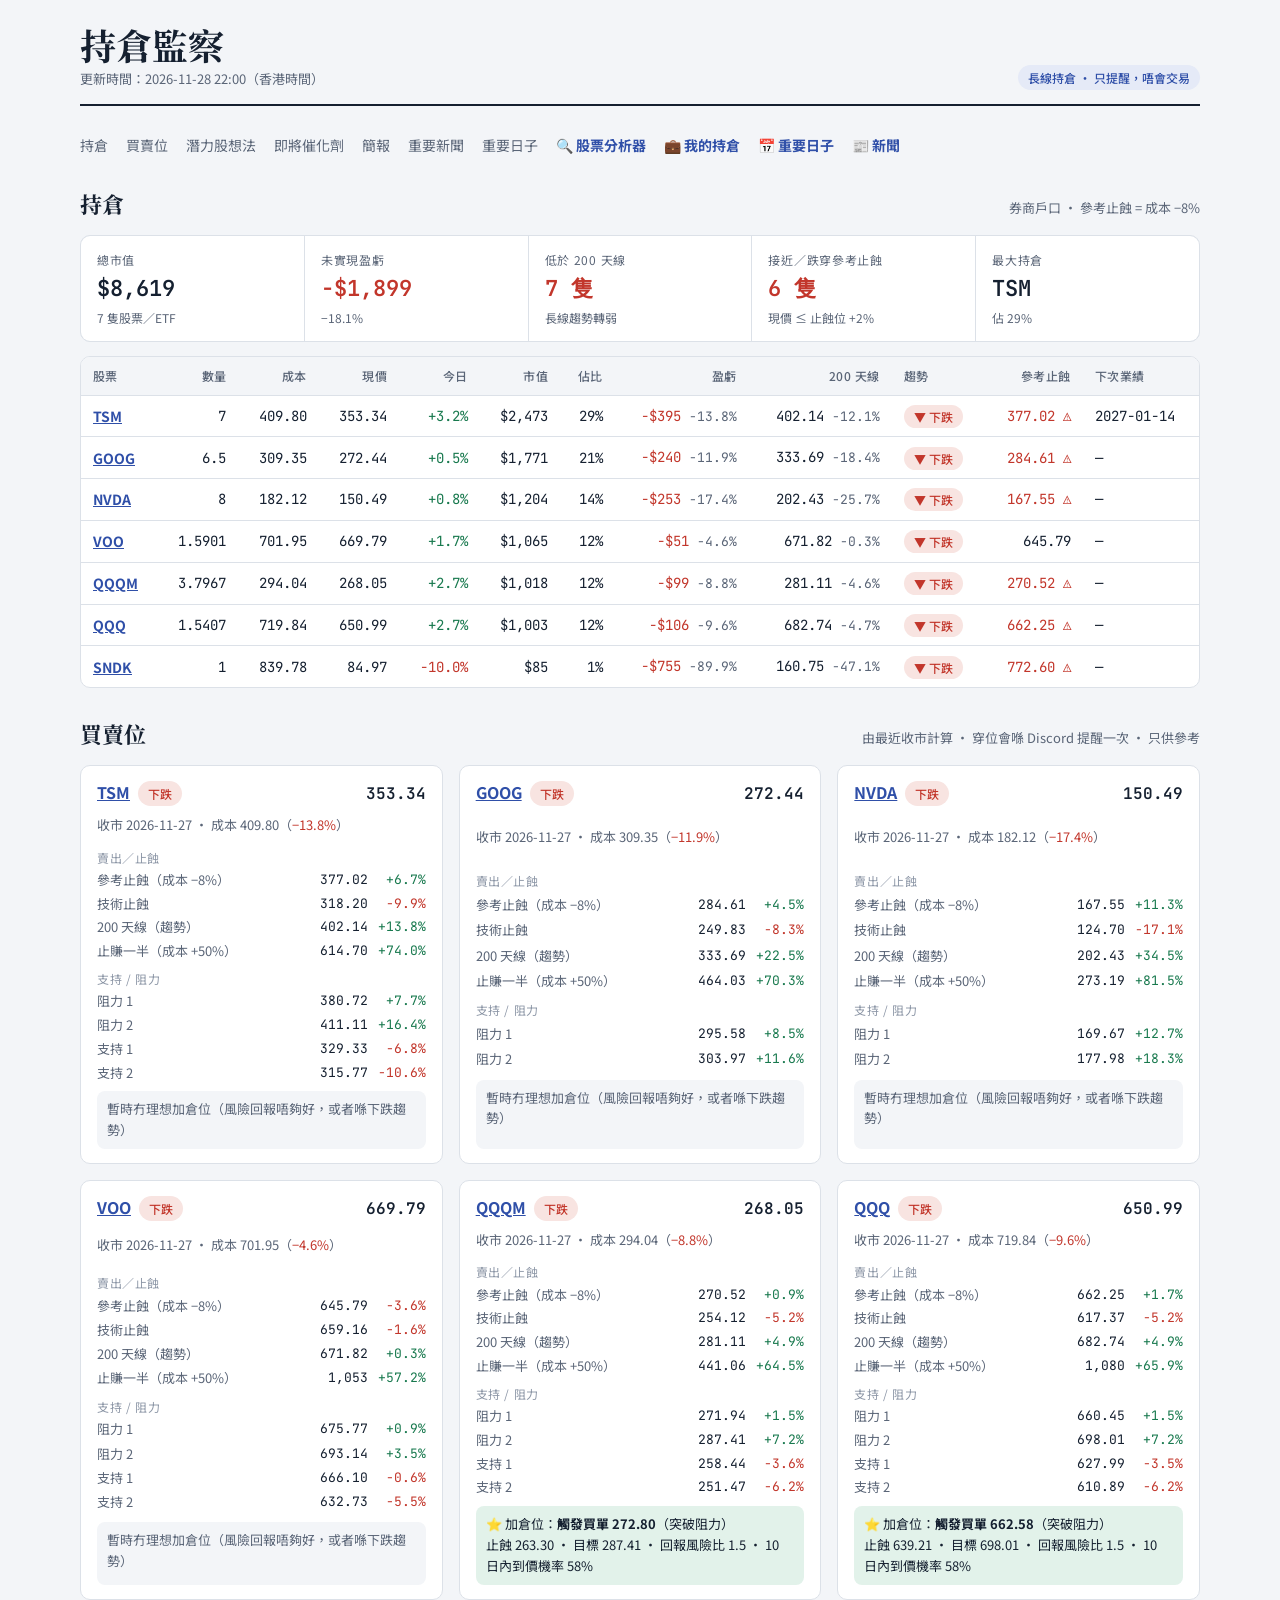
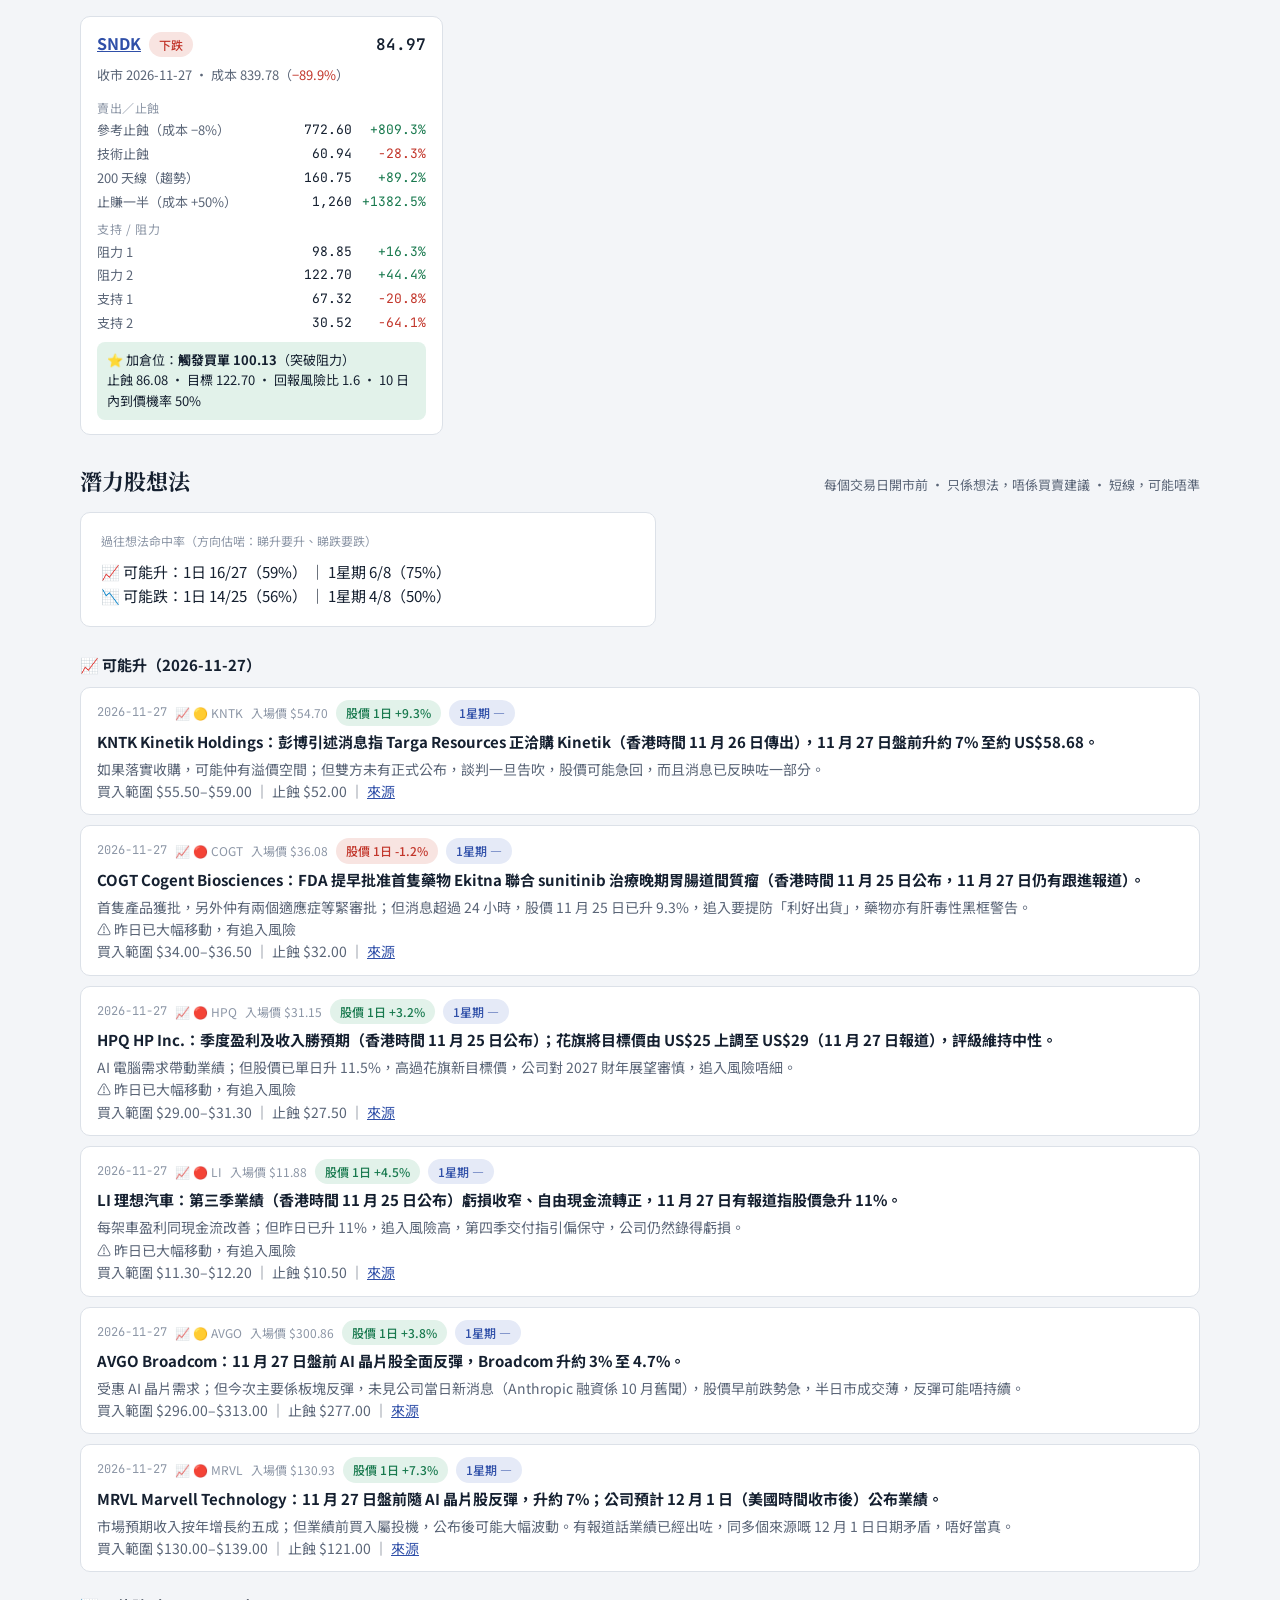
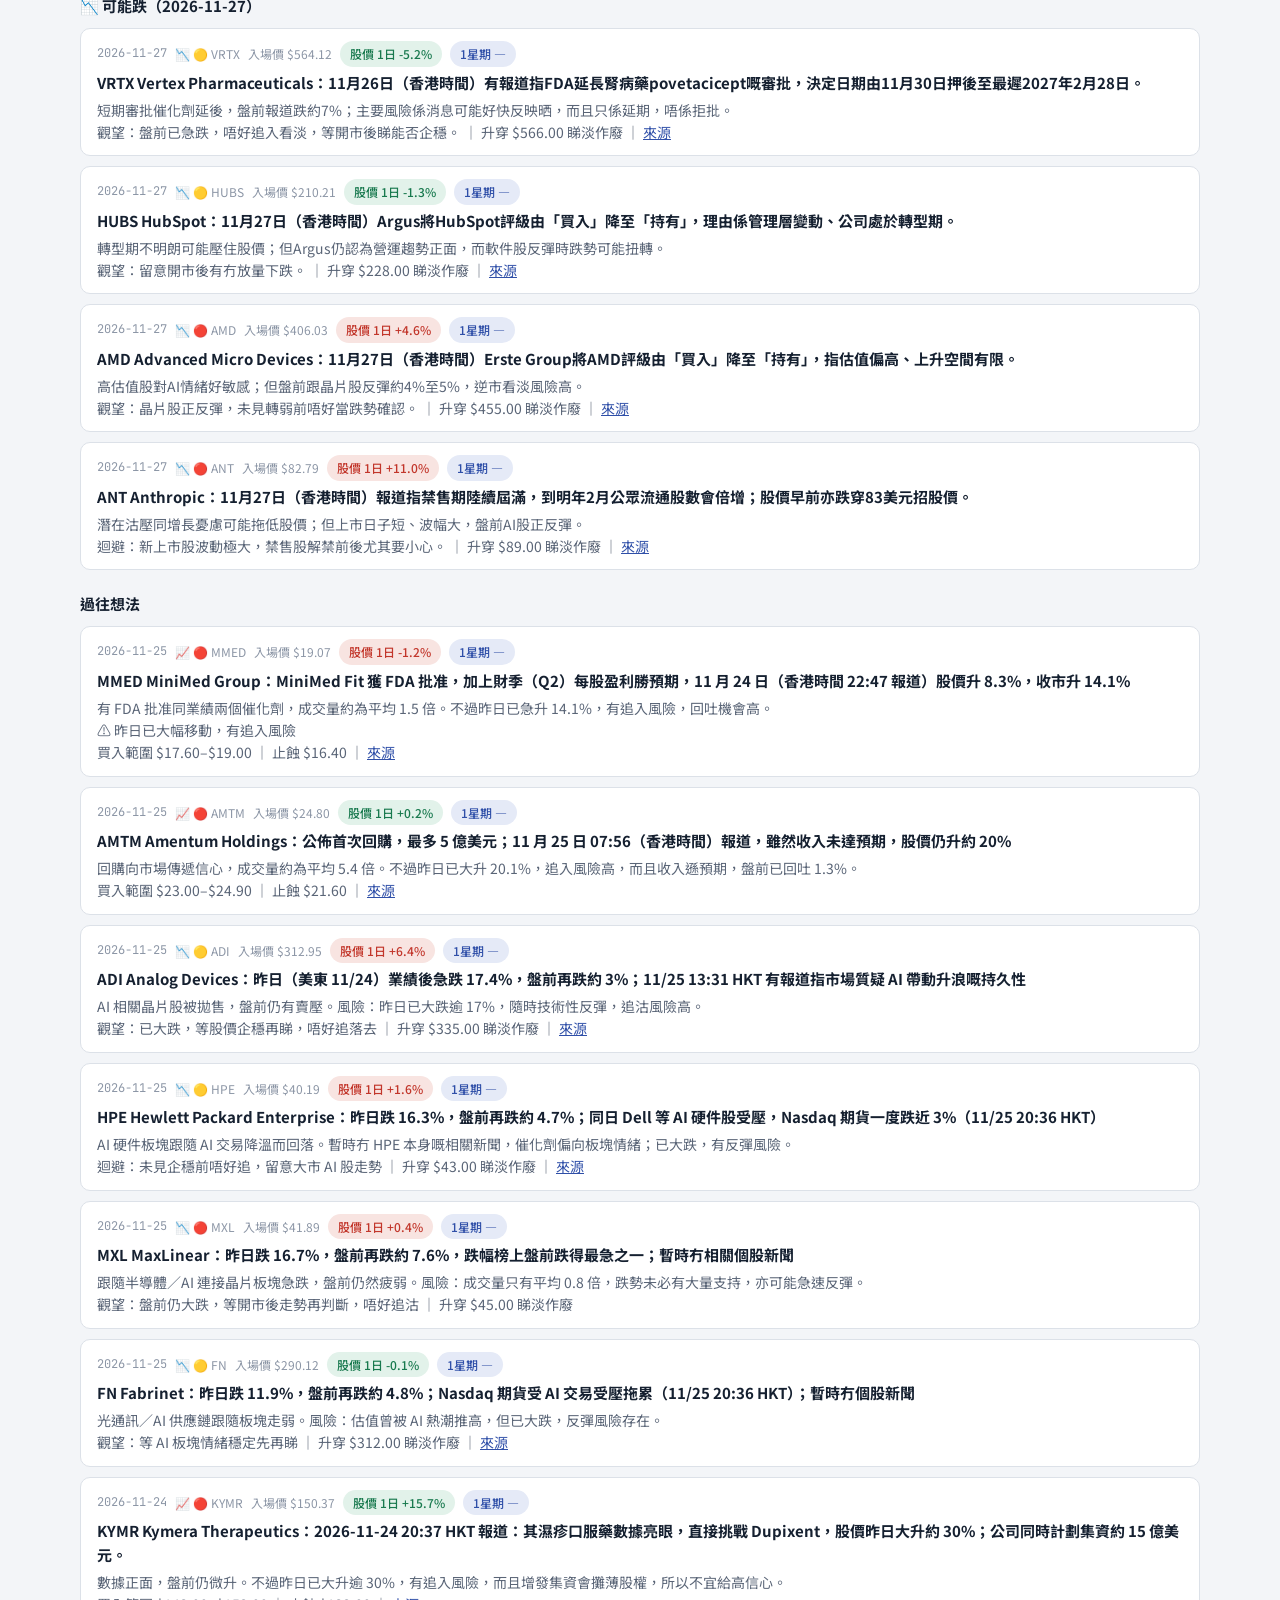
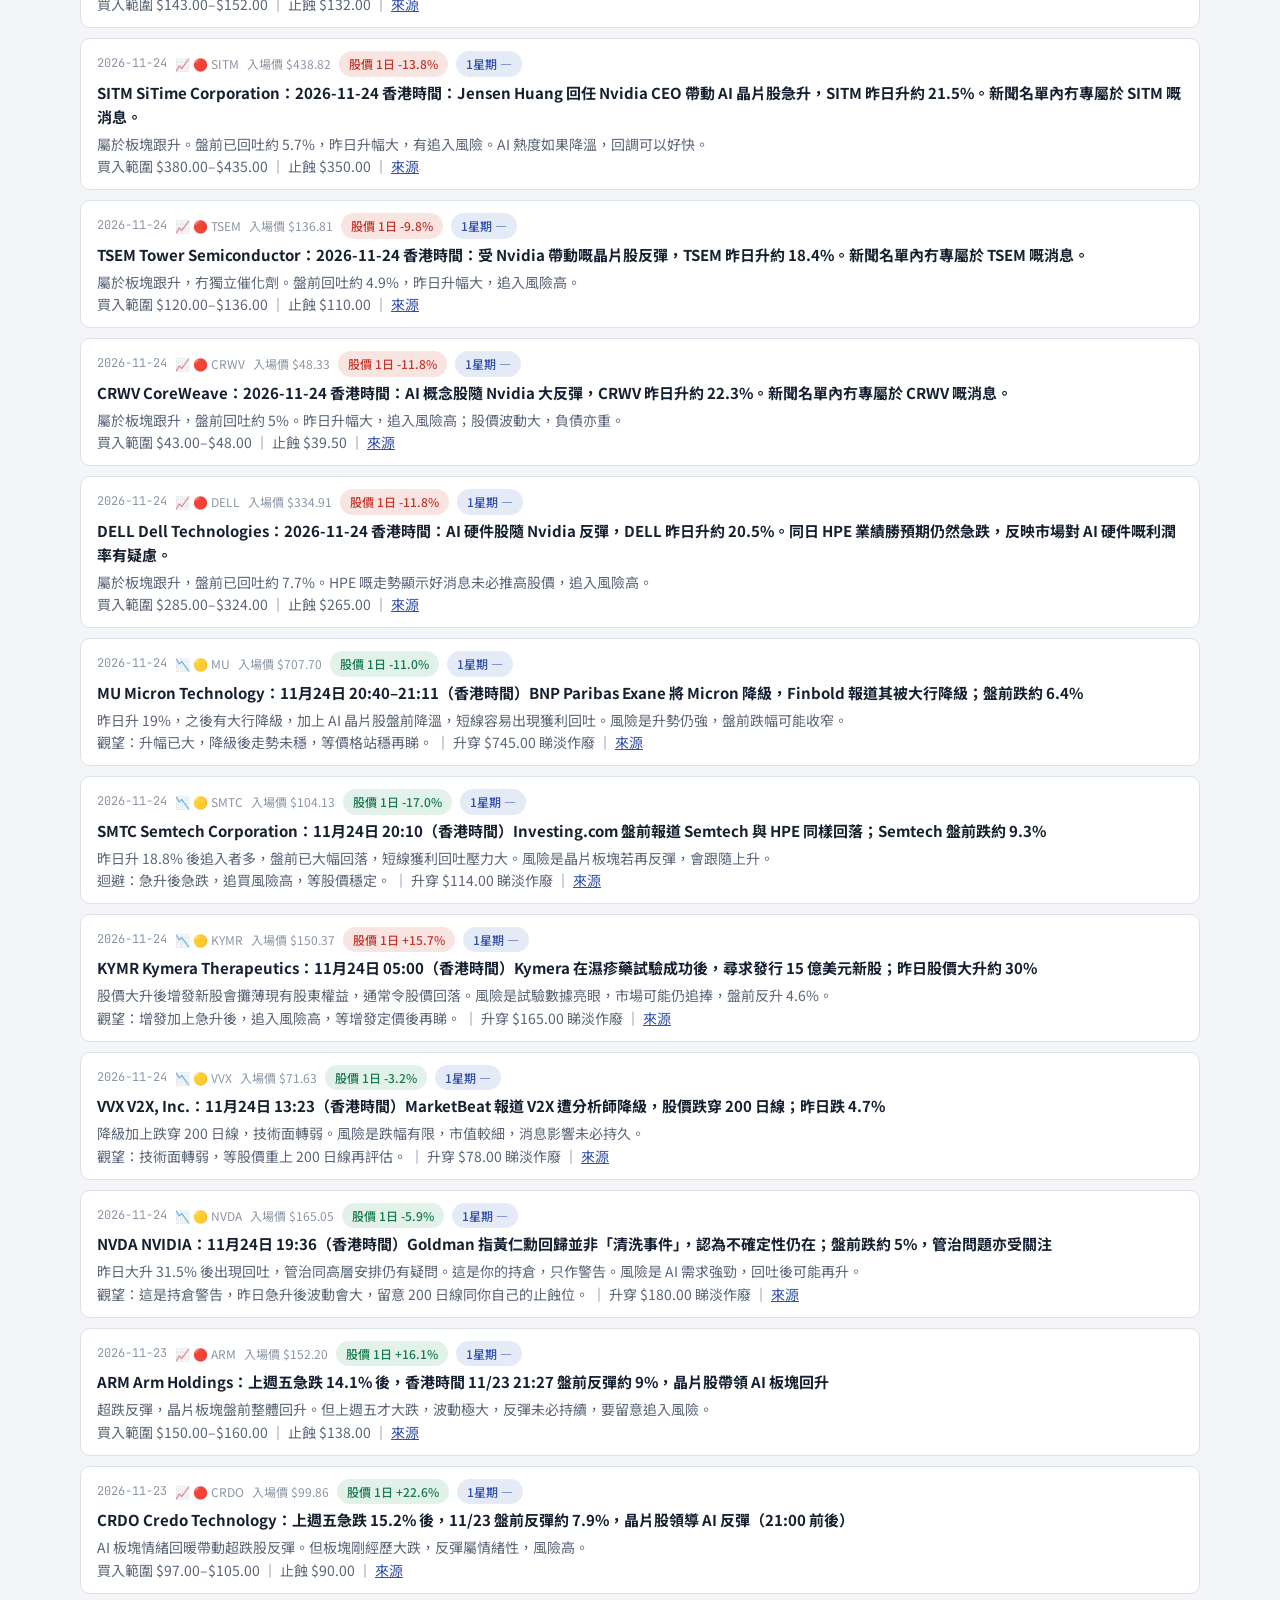
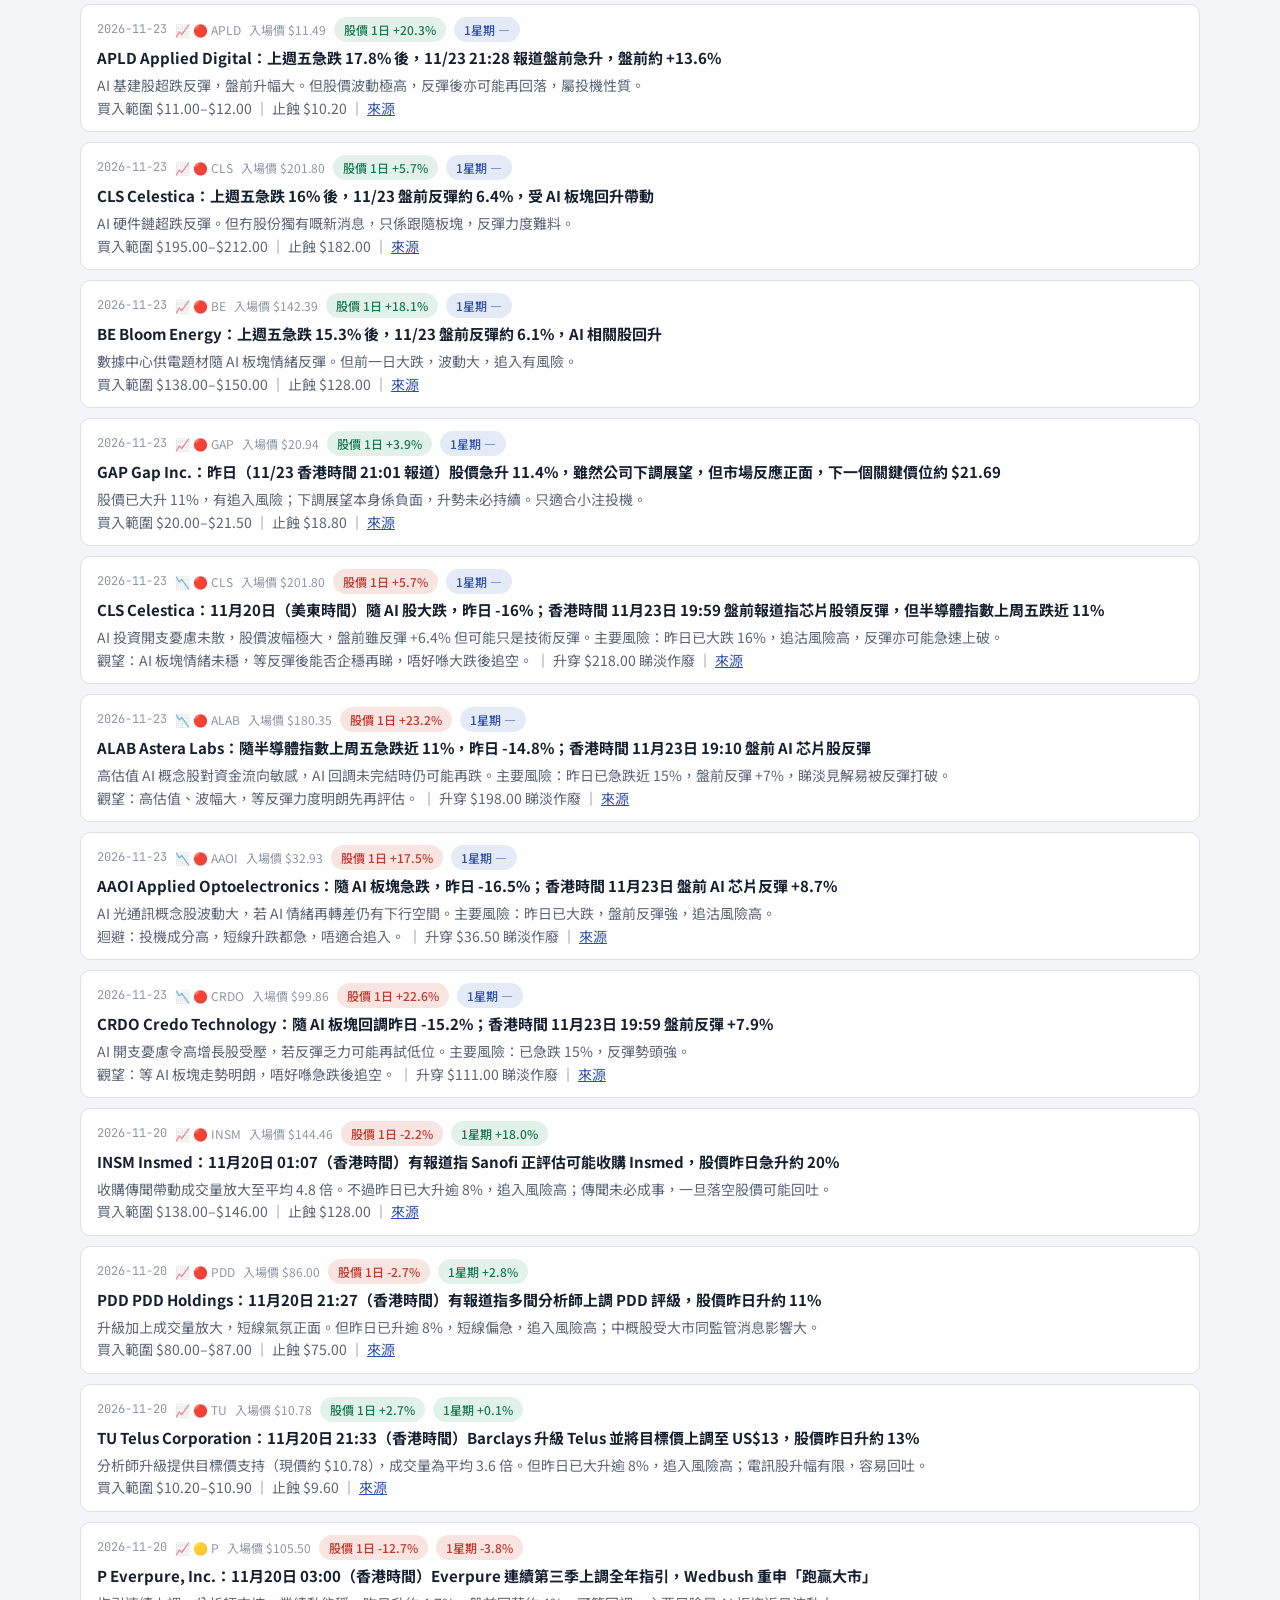
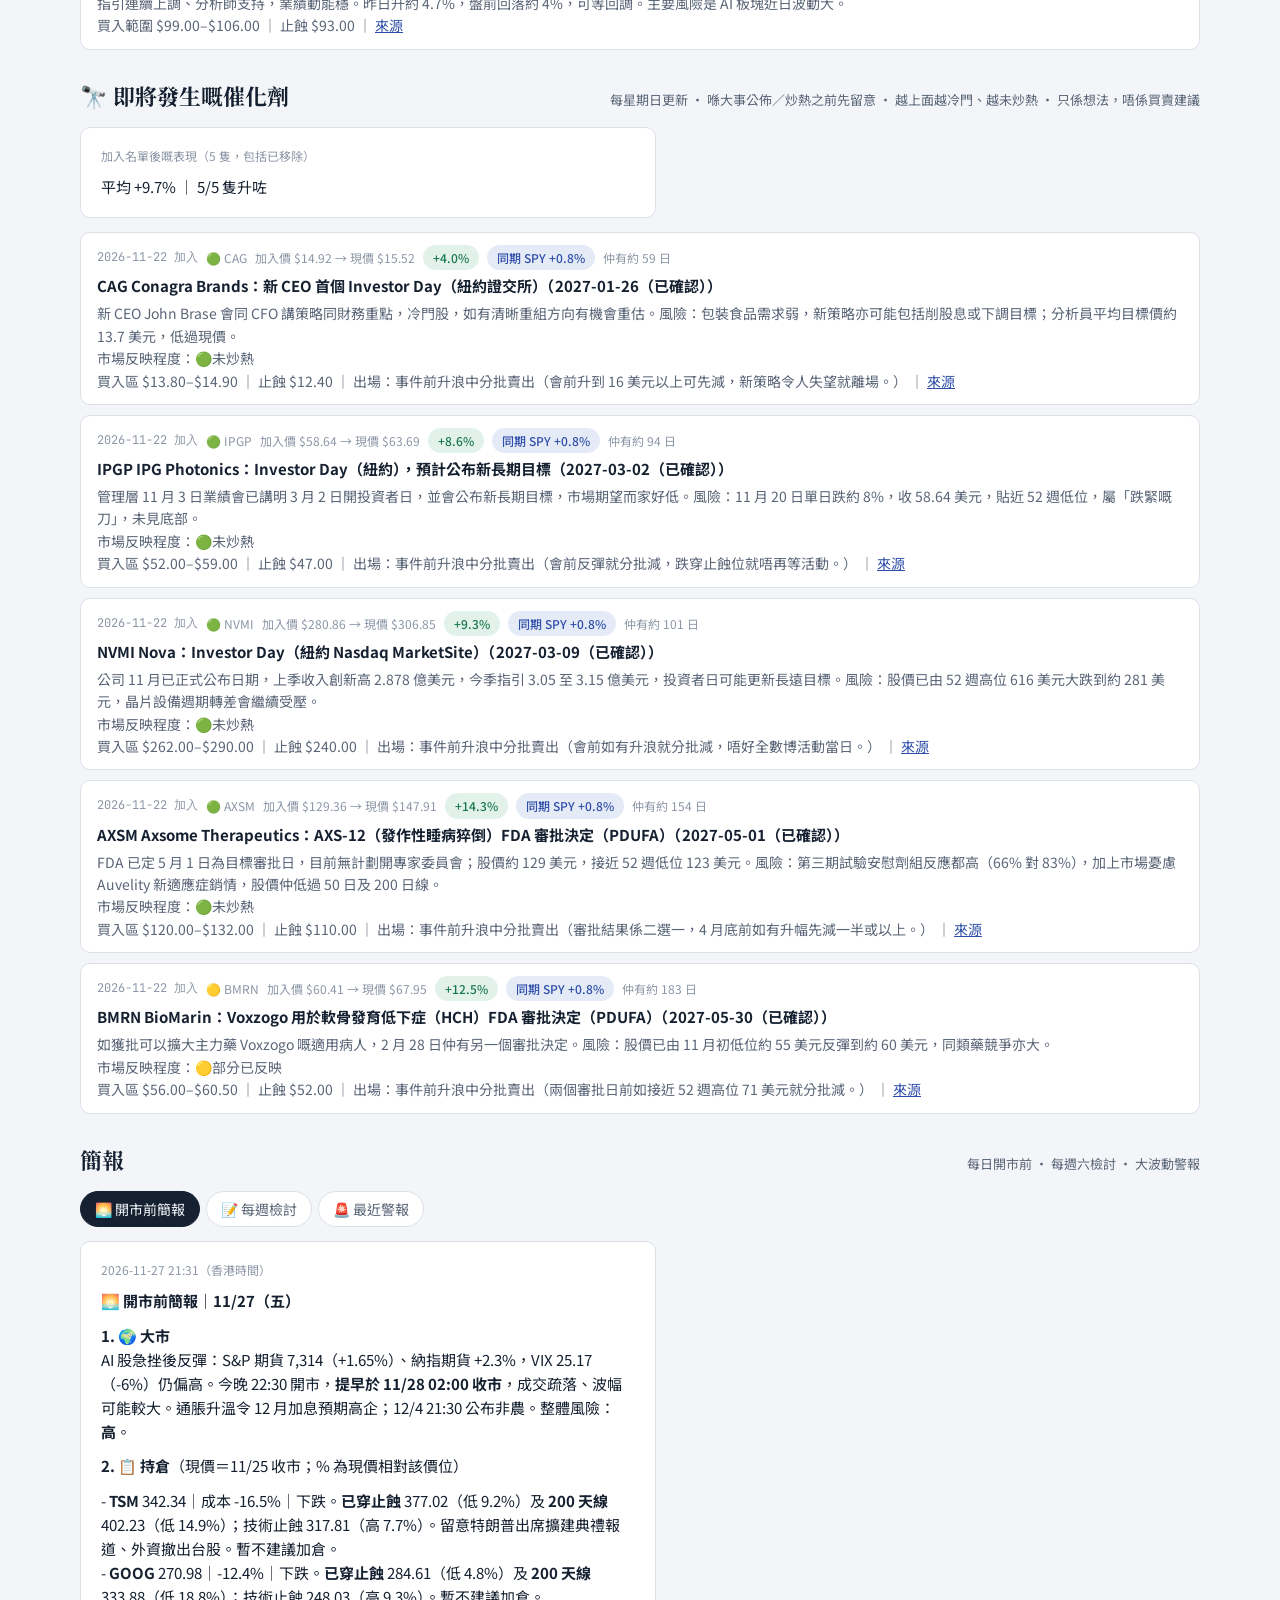
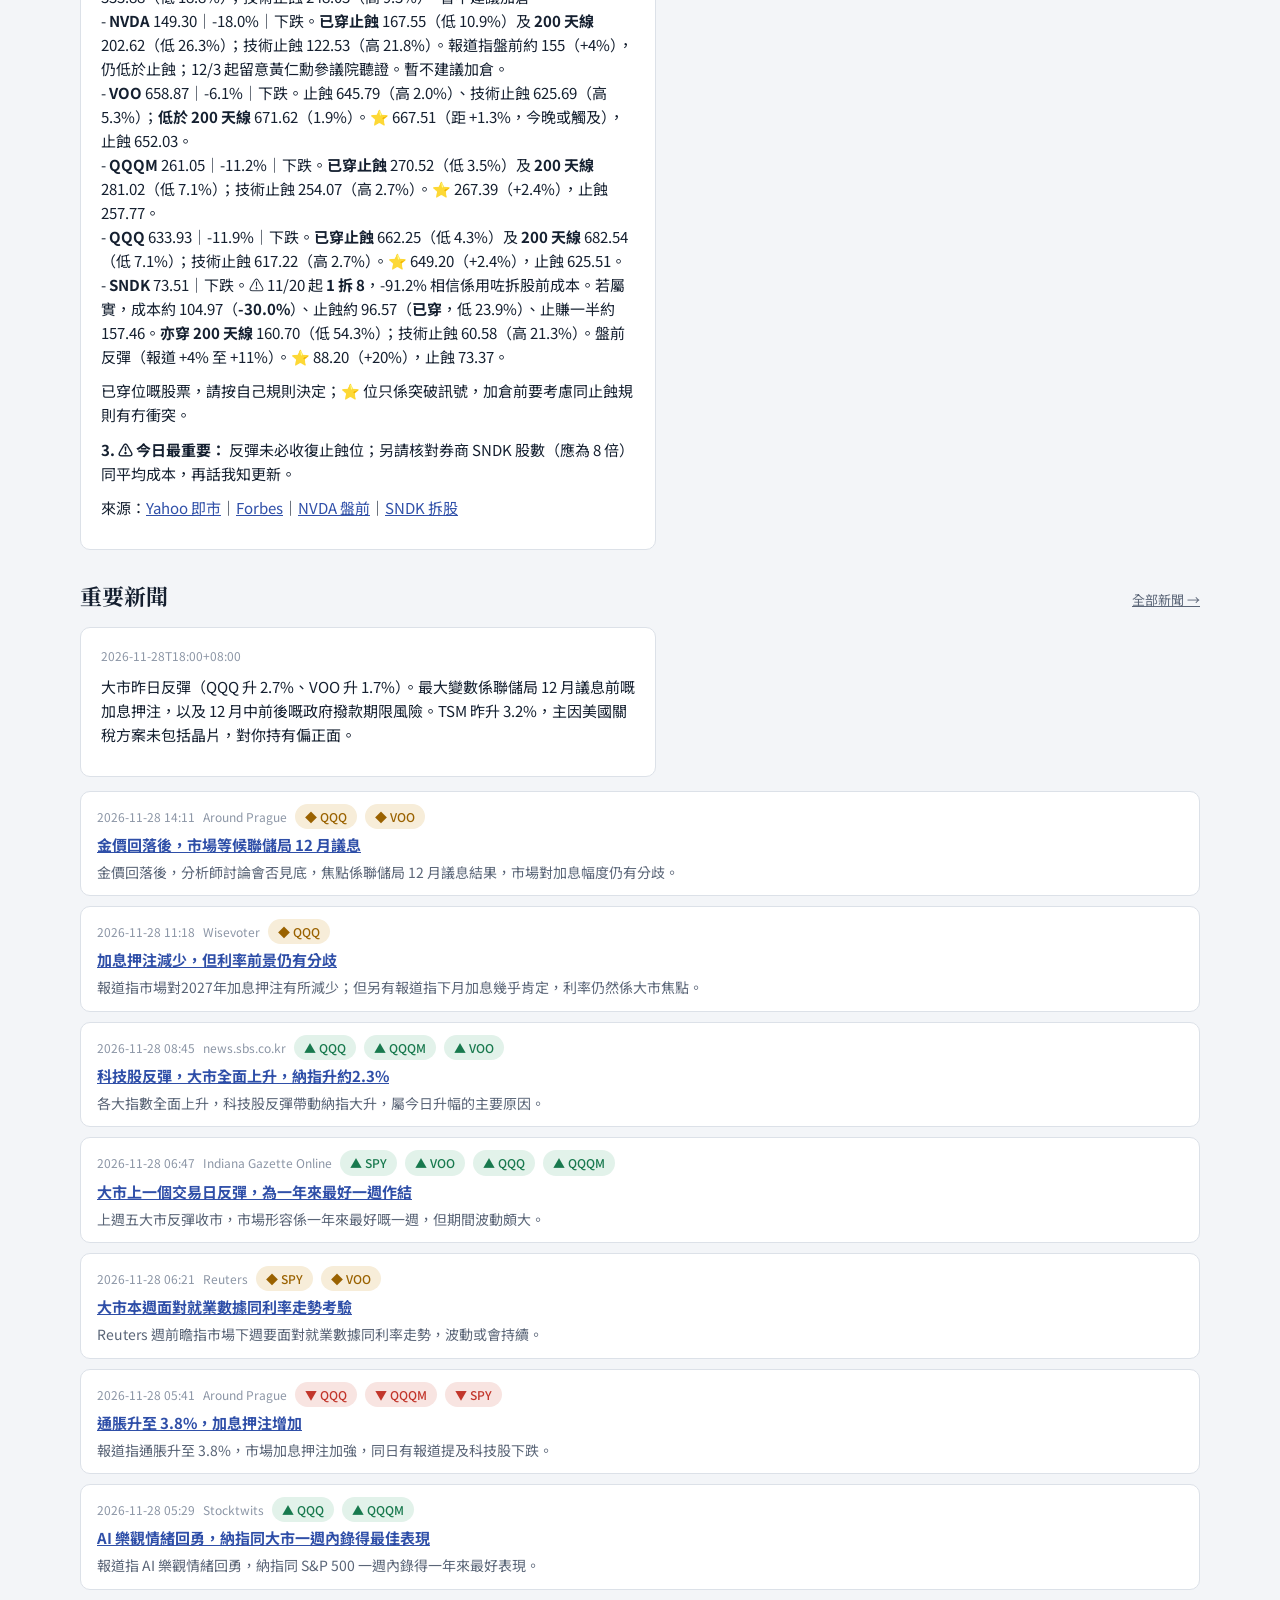
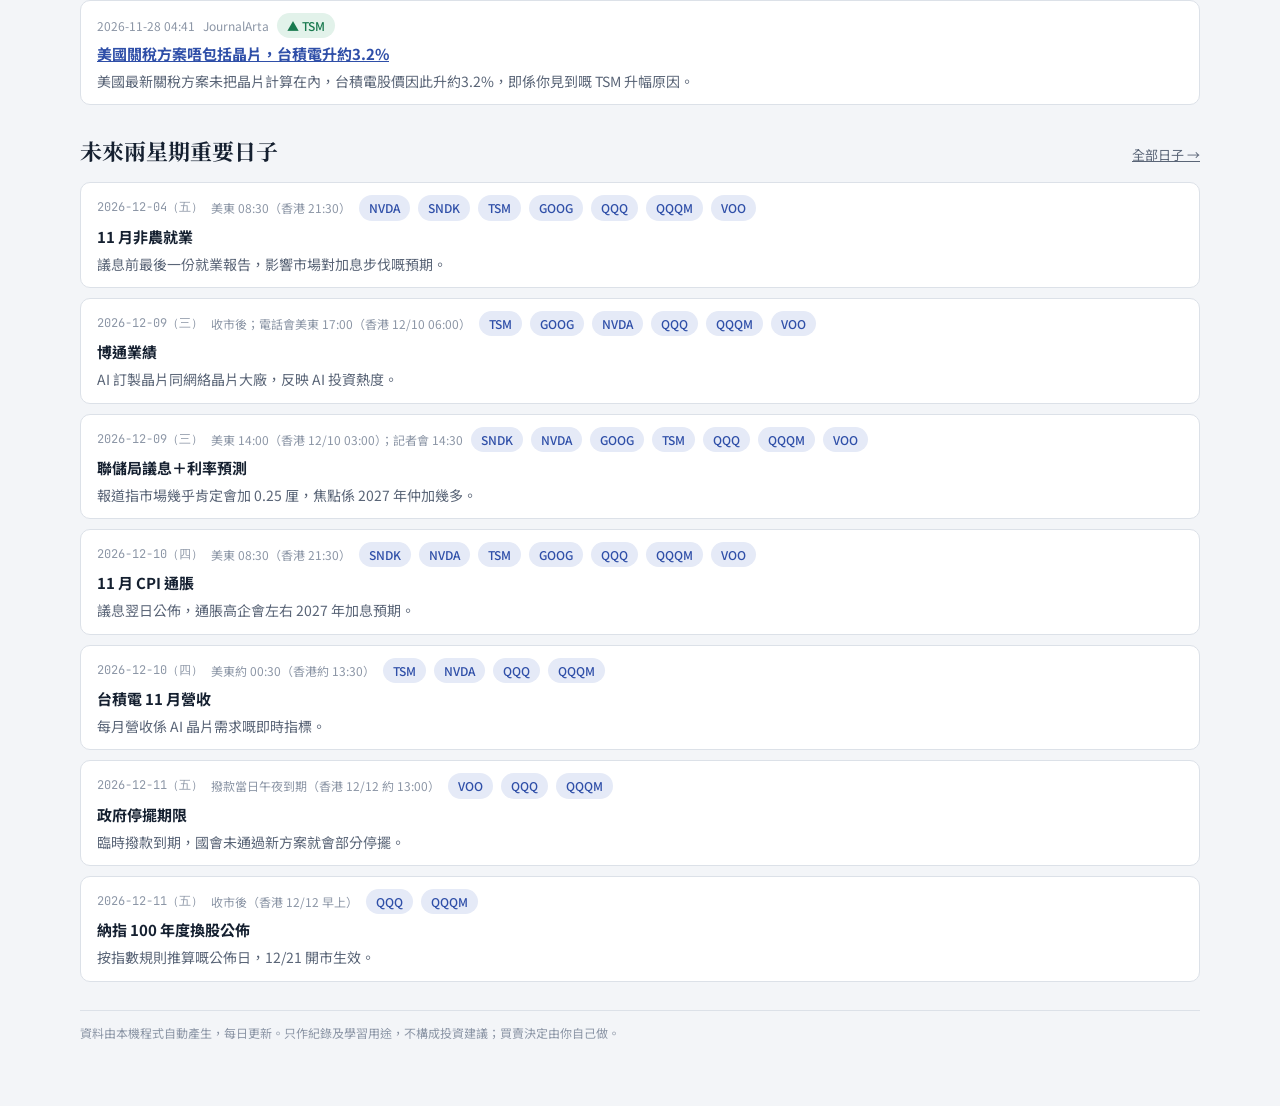
<file: index.html>
<!doctype html>
<html lang="zh-Hant">
<head>
<meta charset="utf-8">
<meta name="viewport" content="width=device-width, initial-scale=1, viewport-fit=cover">
<style>:root{padding-top:env(safe-area-inset-top,0px);padding-bottom:env(safe-area-inset-bottom,0px)}body{margin:0}img{max-width:100%}[hidden]{display:none!important}</style>
</head>
<body>
<title>持倉監察</title>
<meta name="claude:viewport-fit-sides" content="cover">
<link rel="preconnect" href="https://fonts.googleapis.com">
<link rel="preconnect" href="https://fonts.gstatic.com" crossorigin>
<link rel="stylesheet" href="https://fonts.googleapis.com/css2?family=Noto+Serif+TC:wght@600;700&family=Noto+Sans+TC:wght@400;500;700&family=JetBrains+Mono:wght@400;600&display=swap">
<style>
/* Layout: a long-term holdings watch. Summary strip + holdings table, buy/sell points per holding,
   briefings, important news, key dates. One column on phones, multi-column cards on desktop. */
:root {
  --bg: #F3F5F8;
  --surface: #FFFFFF;
  --ink: #152030;
  --muted: #5A6577;
  --faint: #8C96A6;
  --line: #DCE1E8;
  --accent: #2F4FA8;
  --accent-soft: #E5EAF7;
  --gain: #18794E;
  --gain-soft: #E2F2EA;
  --loss: #C2362B;
  --loss-soft: #F8E4E1;
  --warn: #9A6200;
  --warn-soft: #F7EDD9;
  --font-display: "Noto Serif TC", "Songti TC", "PMingLiU", serif;
  --font-body: "Noto Sans TC", "PingFang TC", "Microsoft JhengHei", system-ui, sans-serif;
  --font-num: "JetBrains Mono", ui-monospace, "SF Mono", Menlo, monospace;
}
@media (prefers-color-scheme: dark) { :root:not([data-theme="light"]) {
  --bg: #0D131B; --surface: #141C27; --ink: #E4EAF2; --muted: #9AA6B8; --faint: #6D798B; --line: #243041;
  --accent: #6E87E0; --accent-soft: #1C2742; --gain: #2A9D63; --gain-soft: #12291F; --loss: #E0533F; --loss-soft: #301916;
  --warn: #D9A03A; --warn-soft: #2C2312; color-scheme: dark; } }
:root[data-theme="dark"] {
  --bg: #0D131B; --surface: #141C27; --ink: #E4EAF2; --muted: #9AA6B8; --faint: #6D798B; --line: #243041;
  --accent: #6E87E0; --accent-soft: #1C2742; --gain: #2A9D63; --gain-soft: #12291F; --loss: #E0533F; --loss-soft: #301916;
  --warn: #D9A03A; --warn-soft: #2C2312; color-scheme: dark; }

* { box-sizing: border-box; }
body { background: var(--bg); color: var(--ink); font-family: var(--font-body); font-size: 15px; line-height: 1.6;
  padding-left: max(16px, env(safe-area-inset-left, 0px)); padding-right: max(16px, env(safe-area-inset-right, 0px));
  padding-block: 24px 64px; }
.wrap { max-width: 1120px; margin: 0 auto; display: grid; gap: 28px; }
.num { font-family: var(--font-num); font-variant-numeric: tabular-nums; }
.gain { color: var(--gain); } .loss { color: var(--loss); }
a { color: var(--accent); }
a:focus-visible, button:focus-visible { outline: 2px solid var(--accent); outline-offset: 2px; border-radius: 4px; }

header.top { display: flex; flex-wrap: wrap; align-items: flex-end; justify-content: space-between; gap: 12px 24px;
  border-bottom: 2px solid var(--ink); padding-bottom: 14px; }
header.top h1 { font-family: var(--font-display); font-size: clamp(26px, 5vw, 36px); line-height: 1.15; margin: 0; text-wrap: balance; }
header.top .sub { color: var(--muted); font-size: 13px; margin-top: 4px; }
.chips { display: flex; flex-wrap: wrap; gap: 8px; }
.chip { font-size: 12px; padding: 3px 10px; border-radius: 999px; background: var(--accent-soft); color: var(--accent); font-weight: 500; white-space: nowrap; }
.chip.gain { background: var(--gain-soft); color: var(--gain); }
.chip.loss { background: var(--loss-soft); color: var(--loss); }
.chip.warn { background: var(--warn-soft); color: var(--warn); }

nav.jump { display: flex; flex-wrap: wrap; gap: 6px 18px; font-size: 14px; }
nav.jump a { color: var(--muted); text-decoration: none; border-bottom: 1px solid transparent; }
nav.jump a:hover { color: var(--ink); border-color: var(--ink); }

section { display: grid; gap: 14px; scroll-margin-top: 16px; }
.sec-head { display: flex; align-items: baseline; justify-content: space-between; gap: 12px; flex-wrap: wrap; }
h2 { font-family: var(--font-display); font-size: 22px; margin: 0; text-wrap: balance; }
.label { font-size: 12px; letter-spacing: .06em; color: var(--muted); }
.note { color: var(--muted); font-size: 13px; }

.tiles { display: grid; grid-template-columns: repeat(auto-fit, minmax(160px, 1fr)); gap: 1px; background: var(--line);
  border: 1px solid var(--line); border-radius: 10px; overflow: hidden; }
.tile { background: var(--surface); padding: 14px 16px; display: grid; gap: 2px; min-width: 0; }
.tile .v { font-family: var(--font-num); font-size: 22px; font-weight: 600; font-variant-numeric: tabular-nums; }
.tile .s { font-size: 12px; color: var(--muted); }

.panels { display: grid; grid-template-columns: repeat(auto-fit, minmax(min(100%, 440px), 1fr)); gap: 16px; }
.panel { background: var(--surface); border: 1px solid var(--line); border-radius: 10px; padding: 16px; display: grid; gap: 10px; min-width: 0; }
.panel h3 { margin: 0; font-size: 15px; font-weight: 700; }
.chart { position: relative; width: 100%; }
.chart svg { display: block; width: 100%; height: auto; overflow: visible; }
.chart text { fill: var(--muted); font-family: var(--font-num); font-size: 11px; }
.tip { position: absolute; pointer-events: none; background: var(--ink); color: var(--bg); font-size: 12px; padding: 6px 9px;
  border-radius: 6px; white-space: nowrap; transform: translate(-50%, calc(-100% - 10px)); }
.empty { color: var(--muted); font-size: 13px; padding: 24px 0; text-align: center; }

.table-wrap { overflow-x: auto; background: var(--surface); border: 1px solid var(--line); border-radius: 10px; }
table { border-collapse: collapse; width: 100%; font-size: 14px; }
th, td { padding: 9px 12px; text-align: left; border-bottom: 1px solid var(--line); white-space: nowrap; }
th { font-size: 12px; letter-spacing: .04em; color: var(--muted); font-weight: 500; background: var(--bg); position: sticky; top: 0; }
td.r, th.r { text-align: right; }
tbody tr:last-child td { border-bottom: 0; }
tbody tr:hover td { background: var(--accent-soft); }
td.reason { white-space: normal; min-width: 180px; color: var(--muted); font-size: 13px; }
.sym { font-weight: 700; }

.tabs { display: flex; flex-wrap: wrap; gap: 6px; }
.tabs button { font: inherit; font-size: 14px; padding: 6px 14px; border-radius: 999px; border: 1px solid var(--line);
  background: var(--surface); color: var(--muted); cursor: pointer; }
.tabs button[aria-selected="true"] { background: var(--ink); color: var(--bg); border-color: var(--ink); }
.brief { background: var(--surface); border: 1px solid var(--line); border-radius: 10px; padding: 18px 20px; max-width: 72ch; }
.brief p { margin: 0 0 .7em; }
.brief .meta { color: var(--faint); font-size: 12px; margin-bottom: 10px; }


footer { color: var(--faint); font-size: 12px; border-top: 1px solid var(--line); padding-top: 12px; }
@media (prefers-reduced-motion: no-preference) { .tile, .panel { transition: border-color .2s; } }
.cards { display: grid; grid-template-columns: repeat(auto-fit, minmax(min(100%, 330px), 1fr)); gap: 16px; }
.card { background: var(--surface); border: 1px solid var(--line); border-radius: 10px; padding: 14px 16px; display: grid; gap: 8px; min-width: 0; }
.card h3 { margin: 0; font-size: 16px; display: flex; align-items: baseline; gap: 8px; flex-wrap: wrap; }
.card h3 .px { font-family: var(--font-num); font-weight: 600; margin-left: auto; }
.card dl { display: grid; grid-template-columns: 1fr auto auto; gap: 3px 10px; margin: 0; font-size: 13px; }
.card dt { color: var(--muted); } .card dd { margin: 0; text-align: right; font-family: var(--font-num); }
.card .grp { font-size: 12px; color: var(--faint); letter-spacing: .05em; grid-column: 1 / -1; margin-top: 4px; }
.best { background: var(--gain-soft); border-radius: 8px; padding: 8px 10px; font-size: 13px; }
.best.none { background: var(--bg); color: var(--muted); }
.list { display: grid; gap: 10px; }
.item { background: var(--surface); border: 1px solid var(--line); border-radius: 10px; padding: 12px 16px; display: grid; gap: 4px; }
.item .meta { color: var(--faint); font-size: 12px; display: flex; gap: 8px; flex-wrap: wrap; align-items: center; }
.item .t { font-weight: 700; }
.item .s { color: var(--muted); font-size: 14px; }
</style>

<div class="wrap">
  <header class="top">
    <div>
      <h1>持倉監察</h1>
      <div class="sub" id="updated">更新時間：—</div>
    </div>
    <div class="chips">
      <span class="chip">長線持倉 · 只提醒，唔會交易</span>
    </div>
  </header>

  <nav class="jump" aria-label="頁面導覽">
    <a href="#real">持倉</a><a href="#levels">買賣位</a><a href="#ideas">潛力股想法</a><a href="#upcoming">即將催化劑</a><a href="#briefs">簡報</a><a href="#news">重要新聞</a><a href="#dates">重要日子</a><a href="analyzer.html" style="color:var(--accent);font-weight:700">🔍 股票分析器</a><a href="portfolio.html" style="color:var(--accent);font-weight:700">💼 我的持倉</a><a href="events.html" style="color:var(--accent);font-weight:700">📅 重要日子</a><a href="news.html" style="color:var(--accent);font-weight:700">📰 新聞</a>
  </nav>

  <section id="real">
    <div class="sec-head"><h2>持倉</h2><span class="note">券商戶口 · 參考止蝕 = 成本 −8%</span></div>
    <div class="tiles" id="real-tiles"></div>
    <div class="table-wrap"><table>
      <thead><tr><th>股票</th><th class="r">數量</th><th class="r">成本</th><th class="r">現價</th><th class="r">今日</th><th class="r">市值</th><th class="r">佔比</th>
        <th class="r">盈虧</th><th class="r">200 天線</th><th>趨勢</th><th class="r">參考止蝕</th><th>下次業績</th></tr></thead>
      <tbody id="real-rows"></tbody>
    </table></div>
  </section>

  <section id="levels">
    <div class="sec-head"><h2>買賣位</h2><span class="note">由最近收市計算 · 穿位會喺 Discord 提醒一次 · 只供參考</span></div>
    <div class="cards" id="level-cards"></div>
  </section>

  <section id="ideas">
    <div class="sec-head"><h2>潛力股想法</h2><span class="note">每個交易日開市前 · 只係想法，唔係買賣建議 · 短線，可能唔準</span></div>
    <div class="brief" id="ideas-stat" hidden></div>
    <div class="list" id="ideas-list"></div>
  </section>

  <section id="upcoming">
    <div class="sec-head"><h2>🔭 即將發生嘅催化劑</h2><span class="note">每星期日更新 · 喺大事公佈／炒熱之前先留意 · 越上面越冷門、越未炒熱 · 只係想法，唔係買賣建議</span></div>
    <div class="brief" id="upcoming-stat" hidden></div>
    <div class="list" id="upcoming-list"></div>
  </section>

  <section id="briefs">
    <div class="sec-head"><h2>簡報</h2><span class="note">每日開市前 · 每週六檢討 · 大波動警報</span></div>
    <div class="tabs" role="tablist" id="brief-tabs"></div>
    <article class="brief" id="brief-body"><div class="empty">暫時未有簡報。</div></article>
  </section>

  <section id="news">
    <div class="sec-head"><h2>重要新聞</h2><a class="note" href="news.html">全部新聞 →</a></div>
    <div class="brief" id="news-summary" hidden></div>
    <div class="list" id="news-list"></div>
  </section>

  <section id="dates">
    <div class="sec-head"><h2>未來兩星期重要日子</h2><a class="note" href="events.html">全部日子 →</a></div>
    <div class="list" id="event-list"></div>
  </section>

  <footer>資料由本機程式自動產生，每日更新。只作紀錄及學習用途，不構成投資建議；買賣決定由你自己做。</footer>
</div>

<script>
const DATA = {"updated": "2026-11-28 22:00", "real": {"total": 8618.848746069336, "cost": 10517.7827409, "rows": [{"sym": "TSM", "qty": 7, "cost": 409.8, "last": 353.3399963378906, "day": 0.032131799140241224, "value": 2473.3799743652344, "pnl": -395.22002563476553, "pct": -0.1377745330944592, "ma200": 402.14379425048827, "vs200": -0.12135907257640932, "stop": 377.016, "trend": "下跌", "earnings": "2027-01-14", "weight": 0.2869733588831374}, {"sym": "GOOG", "qty": 6.5, "cost": 309.354, "last": 272.44000244140625, "day": 0.005387819750113598, "value": 1770.8600158691406, "pnl": -239.9409841308593, "pct": -0.11932607161566922, "ma200": 333.69066314697267, "vs200": -0.18355521286668075, "stop": 284.60568, "trend": "下跌", "earnings": "", "weight": 0.2054636376670085}, {"sym": "NVDA", "qty": 8, "cost": 182.124, "last": 150.49000549316406, "day": 0.007970545325399092, "value": 1203.9200439453125, "pnl": -253.07195605468746, "pct": -0.17369481510858498, "ma200": 202.4250468444824, "vs200": -0.2565643044717614, "stop": 167.55408, "trend": "下跌", "earnings": "", "weight": 0.13968455409945157}, {"sym": "VOO", "qty": 1.5901, "cost": 701.95, "last": 669.7899780273438, "day": 0.016573805137710007, "value": 1065.0330440612793, "pnl": -51.13765093872075, "pct": -0.0458152603072246, "ma200": 671.8168368530273, "vs200": -0.0030169812879027313, "stop": 645.7940000000001, "trend": "下跌", "earnings": "", "weight": 0.1235702209702882}, {"sym": "QQQM", "qty": 3.7967, "cost": 294.042, "last": 268.04998779296875, "day": 0.026814787693273168, "value": 1017.7053886535645, "pnl": -98.68387274643544, "pct": -0.08839557684627097, "ma200": 281.1059632110596, "vs200": -0.046445031862551334, "stop": 270.51864, "trend": "下跌", "earnings": "", "weight": 0.11807904032631893}, {"sym": "QQQ", "qty": 1.5407, "cost": 719.835, "last": 650.989990234375, "day": 0.02691148510986907, "value": 1002.9802779541016, "pnl": -106.06950654589843, "pct": -0.09563998661585649, "ma200": 682.743735961914, "vs200": -0.046509025356052947, "stop": 662.2482000000001, "trend": "下跌", "earnings": "", "weight": 0.11637056264753633}, {"sym": "SNDK", "qty": 1, "cost": 839.78, "last": 84.97000122070312, "day": -0.09984634522528557, "value": 84.97000122070312, "pnl": -754.8099987792968, "pct": -0.8988187367873691, "ma200": 160.7540715408325, "vs200": -0.4714286213328026, "stop": 772.5976, "trend": "下跌", "earnings": "", "weight": 0.009858625406259052}]}, "levels": {"TSM": {"asof": "2026-11-27", "close": 353.3399963378906, "cost": 409.8, "pnl_pct": -0.1377745330944592, "ma20": 375.57800140380857, "ma50": 416.72460083007815, "ma200": 402.14379425048827, "atr": 22.260382607057352, "bb_lo": 323.91665041588186, "vs200": -0.12135907257640932, "trend": "下跌", "support": [{"price": 329.3305253513836, "touches": 1}, {"price": 315.7659981797472, "touches": 4}, {"price": 272.9339478788392, "touches": 1}], "resistance": [{"price": 380.7151167478564, "touches": 6}, {"price": 411.1114013875169, "touches": 9}, {"price": 439.050366602538, "touches": 5}], "exit": {"rule_b_stop": 377.016, "half_take_profit": 614.7, "tech_stop": 318.2003340478549, "tech_stop_how": "最近支持位 − 0.5 ATR", "trend_exit": 402.14379425048827, "tp1": 380.7151167478564, "tp2": 411.1114013875169}, "entries": [{"kind": "break", "price": 404.369832511194, "term": "長線", "stop": 369.5849254443277, "tp": 439.050366602538, "name": "企返 200 天線", "why": "而家喺 200 天線之下；升返上去先代表趨勢轉好", "risk": -0.0860225077890876, "rr": 0.99699947522293, "dist": 0.14442134120730765, "reach": 0.06224066390041494, "order": "觸發買單", "against": false}, {"kind": "break", "price": 382.9411550085622, "term": "短線", "stop": 358.4547341407991, "tp": 411.1114013875169, "name": "突破阻力", "why": "升穿 380.72（觸及 6 次）代表買家贏咗", "risk": -0.06394303810781488, "rr": 1.1504436083609673, "dist": 0.08377528436482096, "reach": 0.3029045643153527, "order": "觸發買單", "against": false}, {"kind": "dip", "price": 331.55656361208935, "term": "短線", "stop": 309.296181005032, "tp": 380.7151167478564, "name": "最近支持位", "why": "以前喺 329.33 附近轉角 1 次，買家多數喺度承接", "risk": -0.06713901955233581, "rr": 2.208342686804585, "dist": -0.061650062125914284, "reach": 0.36099585062240663, "order": "限價買單", "against": true}, {"kind": "dip", "price": 317.9920364404529, "term": "短線", "stop": 295.73165383339557, "tp": 380.7151167478564, "name": "第二支持位", "why": "以前喺 315.77 附近轉角 4 次，買家多數喺度承接", "risk": -0.07000295622568464, "rr": 2.8177000105792436, "dist": -0.1000395094350861, "reach": 0.17842323651452283, "order": "限價買單", "against": true}], "alerts": [{"id": "S1", "name": "支持位 1", "price": 329.33, "up": "重返支持位之上", "down": "跌穿支持位，下一個支持位要留意"}, {"id": "S2", "name": "支持位 2", "price": 315.77, "up": "重返支持位之上", "down": "跌穿支持位，下一個支持位要留意"}, {"id": "R1", "name": "阻力位 1", "price": 380.72, "up": "突破阻力位（升勢加強；可考慮分段止賺）", "down": "升唔過阻力位，回落"}, {"id": "R2", "name": "阻力位 2", "price": 411.11, "up": "突破阻力位（升勢加強；可考慮分段止賺）", "down": "升唔過阻力位，回落"}, {"id": "MA50", "name": "50 天線", "price": 416.72, "up": "企返 50 天線之上（中期轉強）", "down": "跌穿 50 天線（中期轉弱）"}, {"id": "MA200", "name": "200 天線", "price": 402.14, "up": "企返 200 天線之上（長期趨勢轉好）", "down": "跌穿 200 天線（規則 B：收市確認就考慮賣出）"}, {"id": "STOP_B", "name": "參考止蝕（成本 −8%）", "price": 377.02, "up": "重返止蝕位之上", "down": "跌穿參考止蝕位（規則 B：考慮全部賣出）"}, {"id": "STOP_T", "name": "技術止蝕（最近支持位 − 0.5 ATR）", "price": 318.2, "up": "重返技術止蝕位之上", "down": "跌穿技術止蝕位"}, {"id": "TP_HALF", "name": "止賺一半（成本 +50%）", "price": 614.7, "up": "到咗止賺位（規則 B：考慮賣一半）", "down": "跌返止賺位之下"}]}, "GOOG": {"asof": "2026-11-27", "close": 272.44000244140625, "cost": 309.354, "pnl_pct": -0.11932607161566922, "ma20": 280.4770004272461, "ma50": 313.8609997558594, "ma200": 333.69066314697267, "atr": 11.30571530378038, "bb_lo": 265.39077864160026, "vs200": -0.18355521286668075, "trend": "下跌", "support": [], "resistance": [{"price": 295.5839703265138, "touches": 3}, {"price": 303.97029351548986, "touches": 2}, {"price": 311.80305711301827, "touches": 3}], "exit": {"rule_b_stop": 284.60568, "half_take_profit": 464.03099999999995, "tech_stop": 249.8285718338455, "tech_stop_how": "現價 − 2 ATR", "trend_exit": 333.69066314697267, "tp1": 295.5839703265138, "tp2": 303.97029351548986}, "entries": [{"kind": "break", "price": 296.71454185689186, "term": "短線", "stop": 284.2782550227334, "tp": 311.80305711301827, "name": "突破阻力", "why": "升穿 295.58（觸及 3 次）代表買家贏咗", "risk": -0.04191330413511252, "rr": 1.2132652983431624, "dist": 0.08910049624855043, "reach": 0.13278008298755187, "order": "觸發買單", "against": false}], "alerts": [{"id": "R1", "name": "阻力位 1", "price": 295.58, "up": "突破阻力位（升勢加強；可考慮分段止賺）", "down": "升唔過阻力位，回落"}, {"id": "R2", "name": "阻力位 2", "price": 303.97, "up": "突破阻力位（升勢加強；可考慮分段止賺）", "down": "升唔過阻力位，回落"}, {"id": "MA50", "name": "50 天線", "price": 313.86, "up": "企返 50 天線之上（中期轉強）", "down": "跌穿 50 天線（中期轉弱）"}, {"id": "MA200", "name": "200 天線", "price": 333.69, "up": "企返 200 天線之上（長期趨勢轉好）", "down": "跌穿 200 天線（規則 B：收市確認就考慮賣出）"}, {"id": "STOP_B", "name": "參考止蝕（成本 −8%）", "price": 284.61, "up": "重返止蝕位之上", "down": "跌穿參考止蝕位（規則 B：考慮全部賣出）"}, {"id": "STOP_T", "name": "技術止蝕（現價 − 2 ATR）", "price": 249.83, "up": "重返技術止蝕位之上", "down": "跌穿技術止蝕位"}, {"id": "TP_HALF", "name": "止賺一半（成本 +50%）", "price": 464.03, "up": "到咗止賺位（規則 B：考慮賣一半）", "down": "跌返止賺位之下"}]}, "NVDA": {"asof": "2026-11-27", "close": 150.49000549316406, "cost": 182.124, "pnl_pct": -0.17369481510858498, "ma20": 169.31900177001953, "ma50": 202.27740173339845, "ma200": 202.4250468444824, "atr": 12.89738763812507, "bb_lo": 125.94199444568825, "vs200": -0.2565643044717614, "trend": "下跌", "support": [], "resistance": [{"price": 169.66769581278962, "touches": 4}, {"price": 177.97853267726467, "touches": 2}, {"price": 192.27511973792673, "touches": 11}], "exit": {"rule_b_stop": 167.55408, "half_take_profit": 273.186, "tech_stop": 124.69523021691393, "tech_stop_how": "現價 − 2 ATR", "trend_exit": 202.4250468444824, "tp1": 169.66769581278962, "tp2": 177.97853267726467}, "entries": [{"kind": "break", "price": 170.9574345766021, "term": "短線", "stop": 156.77030817466454, "tp": 192.27511973792673, "name": "突破阻力", "why": "升穿 169.67（觸及 4 次）代表買家贏咗", "risk": -0.08298630847540389, "rr": 1.5026076851203076, "dist": 0.13600523846327972, "reach": 0.06639004149377593, "order": "觸發買單", "against": false}], "alerts": [{"id": "R1", "name": "阻力位 1", "price": 169.67, "up": "突破阻力位（升勢加強；可考慮分段止賺）", "down": "升唔過阻力位，回落"}, {"id": "R2", "name": "阻力位 2", "price": 177.98, "up": "突破阻力位（升勢加強；可考慮分段止賺）", "down": "升唔過阻力位，回落"}, {"id": "MA50", "name": "50 天線", "price": 202.28, "up": "企返 50 天線之上（中期轉強）", "down": "跌穿 50 天線（中期轉弱）"}, {"id": "MA200", "name": "200 天線", "price": 202.43, "up": "企返 200 天線之上（長期趨勢轉好）", "down": "跌穿 200 天線（規則 B：收市確認就考慮賣出）"}, {"id": "STOP_B", "name": "參考止蝕（成本 −8%）", "price": 167.55, "up": "重返止蝕位之上", "down": "跌穿參考止蝕位（規則 B：考慮全部賣出）"}, {"id": "STOP_T", "name": "技術止蝕（現價 − 2 ATR）", "price": 124.7, "up": "重返技術止蝕位之上", "down": "跌穿技術止蝕位"}, {"id": "TP_HALF", "name": "止賺一半（成本 +50%）", "price": 273.19, "up": "到咗止賺位（規則 B：考慮賣一半）", "down": "跌返止賺位之下"}]}, "VOO": {"asof": "2026-11-27", "close": 669.7899780273438, "cost": 701.95, "pnl_pct": -0.0458152603072246, "ma20": 678.754995727539, "ma50": 696.0682580566406, "ma200": 671.8168368530273, "atr": 13.880760880754327, "bb_lo": 644.3075865414295, "vs200": -0.0030169812879027313, "trend": "下跌", "support": [{"price": 666.0992763761102, "touches": 4}, {"price": 632.7310531136573, "touches": 6}, {"price": 615.8355768594471, "touches": 5}], "resistance": [{"price": 675.7683219864614, "touches": 2}, {"price": 693.1379905362844, "touches": 8}, {"price": 713.7322239929623, "touches": 5}], "exit": {"rule_b_stop": 645.7940000000001, "half_take_profit": 1052.9250000000002, "tech_stop": 659.1588959357331, "tech_stop_how": "最近支持位 − 0.5 ATR", "trend_exit": 671.8168368530273, "tp1": 675.7683219864614, "tp2": 693.1379905362844}, "entries": [{"kind": "break", "price": 677.1563980745368, "term": "短線", "stop": 661.887561105707, "tp": 693.1379905362844, "name": "突破阻力 + 企返 200 天線", "why": "升穿 675.77（觸及 2 次）代表買家贏咗；而家喺 200 天線之下；升返上去先代表趨勢轉好", "risk": -0.02254846444963965, "rr": 1.0466804049563745, "dist": 0.010998104314562163, "reach": 0.5767634854771784, "order": "觸發買單", "against": false}, {"kind": "dip", "price": 667.4873524641856, "term": "短線", "stop": 653.6065915834313, "tp": 693.1379905362844, "name": "最近支持位", "why": "以前喺 666.10 附近轉角 4 次，買家多數喺度承接", "risk": -0.020795541412897633, "rr": 1.8479273789424162, "dist": -0.003437832214121528, "reach": 0.8755186721991701, "order": "限價買單", "against": true}, {"kind": "dip", "price": 634.1191292017327, "term": "短線", "stop": 620.2383683209783, "tp": 666.0992763761102, "name": "第二支持位", "why": "以前喺 632.73 附近轉角 6 次，買家多數喺度承接", "risk": -0.02188983148675594, "rr": 2.303918888100577, "dist": -0.05325676704012261, "reach": 0.029045643153526972, "order": "限價買單", "against": true}], "alerts": [{"id": "S1", "name": "支持位 1", "price": 666.1, "up": "重返支持位之上", "down": "跌穿支持位，下一個支持位要留意"}, {"id": "S2", "name": "支持位 2", "price": 632.73, "up": "重返支持位之上", "down": "跌穿支持位，下一個支持位要留意"}, {"id": "R1", "name": "阻力位 1", "price": 675.77, "up": "突破阻力位（升勢加強；可考慮分段止賺）", "down": "升唔過阻力位，回落"}, {"id": "R2", "name": "阻力位 2", "price": 693.14, "up": "突破阻力位（升勢加強；可考慮分段止賺）", "down": "升唔過阻力位，回落"}, {"id": "MA50", "name": "50 天線", "price": 696.07, "up": "企返 50 天線之上（中期轉強）", "down": "跌穿 50 天線（中期轉弱）"}, {"id": "MA200", "name": "200 天線", "price": 671.82, "up": "企返 200 天線之上（長期趨勢轉好）", "down": "跌穿 200 天線（規則 B：收市確認就考慮賣出）"}, {"id": "STOP_B", "name": "參考止蝕（成本 −8%）", "price": 645.79, "up": "重返止蝕位之上", "down": "跌穿參考止蝕位（規則 B：考慮全部賣出）"}, {"id": "STOP_T", "name": "技術止蝕（最近支持位 − 0.5 ATR）", "price": 659.16, "up": "重返技術止蝕位之上", "down": "跌穿技術止蝕位"}, {"id": "TP_HALF", "name": "止賺一半（成本 +50%）", "price": 1052.93, "up": "到咗止賺位（規則 B：考慮賣一半）", "down": "跌返止賺位之下"}]}, "QQQM": {"asof": "2026-11-27", "close": 268.04998779296875, "cost": 294.042, "pnl_pct": -0.08839557684627097, "ma20": 273.2620002746582, "ma50": 290.60514251708986, "ma200": 281.1059632110596, "atr": 8.63509857834535, "bb_lo": 255.15610686582357, "vs200": -0.046445031862551334, "trend": "下跌", "support": [{"price": 258.44130906221255, "touches": 4}, {"price": 251.47188514885846, "touches": 5}, {"price": 244.00114947820236, "touches": 4}], "resistance": [{"price": 271.93905059104804, "touches": 1}, {"price": 287.4114857284514, "touches": 7}, {"price": 297.7548899243535, "touches": 4}], "exit": {"rule_b_stop": 270.51864, "half_take_profit": 441.063, "tech_stop": 254.12375977303986, "tech_stop_how": "最近支持位 − 0.5 ATR", "trend_exit": 281.1059632110596, "tp1": 271.93905059104804, "tp2": 287.4114857284514}, "entries": [{"kind": "break", "price": 281.9694730688941, "term": "長線", "stop": 267.62150130187536, "tp": 297.7548899243535, "name": "企返 200 天線", "why": "而家喺 200 天線之下；升返上去先代表趨勢轉好", "risk": -0.050884840868972714, "rr": 1.1001845495504017, "dist": 0.05192869207170503, "reach": 0.17427385892116182, "order": "觸發買單", "against": false}, {"kind": "break", "price": 272.80256044888256, "term": "短線", "stop": 263.30395201270267, "tp": 287.4114857284514, "name": "突破阻力", "why": "升穿 271.94（觸及 1 次）代表買家贏咗", "risk": -0.034818619079492574, "rr": 1.5380068962442868, "dist": 0.017730172998868143, "reach": 0.5767634854771784, "order": "觸發買單", "against": false, "best": true}, {"kind": "dip", "price": 259.30481892004707, "term": "短線", "stop": 250.66972034170172, "tp": 271.93905059104804, "name": "最近支持位", "why": "以前喺 258.44 附近轉角 4 次，買家多數喺度承接", "risk": -0.033300956821044836, "rr": 1.463125354779903, "dist": -0.0326251418436031, "reach": 0.4024896265560166, "order": "限價買單", "against": true}, {"kind": "dip", "price": 252.335395006693, "term": "短線", "stop": 243.70029642834766, "tp": 271.93905059104804, "name": "第二支持位", "why": "以前喺 251.47 附近轉角 5 次，買家多數喺度承接", "risk": -0.03422071873078414, "rr": 2.2702295065300198, "dist": -0.05862560530468319, "reach": 0.16182572614107885, "order": "限價買單", "against": true}], "alerts": [{"id": "S1", "name": "支持位 1", "price": 258.44, "up": "重返支持位之上", "down": "跌穿支持位，下一個支持位要留意"}, {"id": "S2", "name": "支持位 2", "price": 251.47, "up": "重返支持位之上", "down": "跌穿支持位，下一個支持位要留意"}, {"id": "R1", "name": "阻力位 1", "price": 271.94, "up": "突破阻力位（升勢加強；可考慮分段止賺）", "down": "升唔過阻力位，回落"}, {"id": "R2", "name": "阻力位 2", "price": 287.41, "up": "突破阻力位（升勢加強；可考慮分段止賺）", "down": "升唔過阻力位，回落"}, {"id": "MA50", "name": "50 天線", "price": 290.61, "up": "企返 50 天線之上（中期轉強）", "down": "跌穿 50 天線（中期轉弱）"}, {"id": "MA200", "name": "200 天線", "price": 281.11, "up": "企返 200 天線之上（長期趨勢轉好）", "down": "跌穿 200 天線（規則 B：收市確認就考慮賣出）"}, {"id": "STOP_B", "name": "參考止蝕（成本 −8%）", "price": 270.52, "up": "重返止蝕位之上", "down": "跌穿參考止蝕位（規則 B：考慮全部賣出）"}, {"id": "STOP_T", "name": "技術止蝕（最近支持位 − 0.5 ATR）", "price": 254.12, "up": "重返技術止蝕位之上", "down": "跌穿技術止蝕位"}, {"id": "TP_HALF", "name": "止賺一半（成本 +50%）", "price": 441.06, "up": "到咗止賺位（規則 B：考慮賣一半）", "down": "跌返止賺位之下"}, {"id": "BUY", "name": "⭐ 建議加倉位（突破阻力，觸發買單）", "price": 272.8, "up": "升穿建議觸發買入位", "down": "跌返觸發位之下"}]}, "QQQ": {"asof": "2026-11-27", "close": 650.989990234375, "cost": 719.835, "pnl_pct": -0.09563998661585649, "ma20": 663.5130004882812, "ma50": 705.7159826660156, "ma200": 682.743735961914, "atr": 21.24566944963777, "bb_lo": 619.0394314095823, "vs200": -0.046509025356052947, "trend": "下跌", "support": [{"price": 627.9913282017133, "touches": 4}, {"price": 610.8874972502109, "touches": 5}, {"price": 592.7157827194193, "touches": 4}], "resistance": [{"price": 660.4517860132496, "touches": 1}, {"price": 698.0131347469691, "touches": 7}, {"price": 725.3197023142549, "touches": 5}], "exit": {"rule_b_stop": 662.2482000000001, "half_take_profit": 1079.7525, "tech_stop": 617.3684934768944, "tech_stop_how": "最近支持位 − 0.5 ATR", "trend_exit": 682.743735961914, "tp1": 660.4517860132496, "tp2": 698.0131347469691}, "entries": [{"kind": "break", "price": 684.8683029068778, "term": "長線", "stop": 649.8289512884307, "tp": 725.3197023142549, "name": "企返 200 天線", "why": "而家喺 200 天線之下；升返上去先代表趨勢轉好", "risk": -0.051162174493584955, "rr": 1.1544562766989297, "dist": 0.05204121903672543, "reach": 0.17427385892116182, "order": "觸發買單", "against": false}, {"kind": "break", "price": 662.5763529582134, "term": "短線", "stop": 639.2061165636119, "tp": 698.0131347469691, "name": "突破阻力", "why": "升穿 660.45（觸及 1 次）代表買家贏咗", "risk": -0.035271763458294525, "rr": 1.5163210671220018, "dist": 0.017798065865293866, "reach": 0.5809128630705395, "order": "觸發買單", "against": false, "best": true}, {"kind": "dip", "price": 630.1158951466771, "term": "短線", "stop": 608.8702256970394, "tp": 660.4517860132496, "name": "最近支持位", "why": "以前喺 627.99 附近轉角 4 次，買家多數喺度承接", "risk": -0.03371708222769432, "rr": 1.4278623198239497, "dist": -0.03206515522640008, "reach": 0.4107883817427386, "order": "限價買單", "against": true}, {"kind": "dip", "price": 613.0120641951747, "term": "短線", "stop": 591.766394745537, "tp": 660.4517860132496, "name": "第二支持位", "why": "以前喺 610.89 附近轉角 5 次，買家多數喺度承接", "risk": -0.03465783251351051, "rr": 2.232912543920042, "dist": -0.05833872503251103, "reach": 0.16182572614107885, "order": "限價買單", "against": true}], "alerts": [{"id": "S1", "name": "支持位 1", "price": 627.99, "up": "重返支持位之上", "down": "跌穿支持位，下一個支持位要留意"}, {"id": "S2", "name": "支持位 2", "price": 610.89, "up": "重返支持位之上", "down": "跌穿支持位，下一個支持位要留意"}, {"id": "R1", "name": "阻力位 1", "price": 660.45, "up": "突破阻力位（升勢加強；可考慮分段止賺）", "down": "升唔過阻力位，回落"}, {"id": "R2", "name": "阻力位 2", "price": 698.01, "up": "突破阻力位（升勢加強；可考慮分段止賺）", "down": "升唔過阻力位，回落"}, {"id": "MA50", "name": "50 天線", "price": 705.72, "up": "企返 50 天線之上（中期轉強）", "down": "跌穿 50 天線（中期轉弱）"}, {"id": "MA200", "name": "200 天線", "price": 682.74, "up": "企返 200 天線之上（長期趨勢轉好）", "down": "跌穿 200 天線（規則 B：收市確認就考慮賣出）"}, {"id": "STOP_B", "name": "參考止蝕（成本 −8%）", "price": 662.25, "up": "重返止蝕位之上", "down": "跌穿參考止蝕位（規則 B：考慮全部賣出）"}, {"id": "STOP_T", "name": "技術止蝕（最近支持位 − 0.5 ATR）", "price": 617.37, "up": "重返技術止蝕位之上", "down": "跌穿技術止蝕位"}, {"id": "TP_HALF", "name": "止賺一半（成本 +50%）", "price": 1079.75, "up": "到咗止賺位（規則 B：考慮賣一半）", "down": "跌返止賺位之下"}, {"id": "BUY", "name": "⭐ 建議加倉位（突破阻力，觸發買單）", "price": 662.58, "up": "升穿建議觸發買入位", "down": "跌返觸發位之下"}]}, "SNDK": {"asof": "2026-11-27", "close": 84.97000122070312, "cost": 839.78, "pnl_pct": -0.8988187367873691, "ma20": 123.06731224060059, "ma50": 168.3021369934082, "ma200": 160.7540715408325, "atr": 12.769833433935, "bb_lo": 70.71730444693344, "vs200": -0.4714286213328026, "trend": "下跌", "support": [{"price": 67.32177480061848, "touches": 3}, {"price": 30.52375030517578, "touches": 1}, {"price": 23.758333206176758, "touches": 3}], "resistance": [{"price": 98.8481216430664, "touches": 2}, {"price": 122.69937515258789, "touches": 2}, {"price": 162.64749908447266, "touches": 2}], "exit": {"rule_b_stop": 772.5976, "half_take_profit": 1259.67, "tech_stop": 60.93685808365098, "tech_stop_how": "最近支持位 − 0.5 ATR", "trend_exit": 160.7540715408325, "tp1": 98.8481216430664, "tp2": 122.69937515258789}, "entries": [{"kind": "break", "price": 100.1251049864599, "term": "短線", "stop": 86.0782882091314, "tp": 122.69937515258789, "name": "突破阻力", "why": "升穿 98.85（觸及 2 次）代表買家贏咗", "risk": -0.14029265466666008, "rr": 1.6070737252416332, "dist": 0.17835828584246505, "reach": 0.5020746887966805, "order": "觸發買單", "against": false, "best": true}, {"kind": "dip", "price": 68.59875814401198, "term": "短線", "stop": 55.82892471007698, "tp": 98.8481216430664, "name": "最近支持位", "why": "以前喺 67.32 附近轉角 3 次，買家多數喺度承接", "risk": -0.18615254531469505, "rr": 2.368814257096629, "dist": -0.19267085843823972, "reach": 0.24066390041493776, "order": "限價買單", "against": true}], "alerts": [{"id": "S1", "name": "支持位 1", "price": 67.32, "up": "重返支持位之上", "down": "跌穿支持位，下一個支持位要留意"}, {"id": "S2", "name": "支持位 2", "price": 30.52, "up": "重返支持位之上", "down": "跌穿支持位，下一個支持位要留意"}, {"id": "R1", "name": "阻力位 1", "price": 98.85, "up": "突破阻力位（升勢加強；可考慮分段止賺）", "down": "升唔過阻力位，回落"}, {"id": "R2", "name": "阻力位 2", "price": 122.7, "up": "突破阻力位（升勢加強；可考慮分段止賺）", "down": "升唔過阻力位，回落"}, {"id": "MA50", "name": "50 天線", "price": 168.3, "up": "企返 50 天線之上（中期轉強）", "down": "跌穿 50 天線（中期轉弱）"}, {"id": "MA200", "name": "200 天線", "price": 160.75, "up": "企返 200 天線之上（長期趨勢轉好）", "down": "跌穿 200 天線（規則 B：收市確認就考慮賣出）"}, {"id": "STOP_B", "name": "參考止蝕（成本 −8%）", "price": 772.6, "up": "重返止蝕位之上", "down": "跌穿參考止蝕位（規則 B：考慮全部賣出）"}, {"id": "STOP_T", "name": "技術止蝕（最近支持位 − 0.5 ATR）", "price": 60.94, "up": "重返技術止蝕位之上", "down": "跌穿技術止蝕位"}, {"id": "TP_HALF", "name": "止賺一半（成本 +50%）", "price": 1259.67, "up": "到咗止賺位（規則 B：考慮賣一半）", "down": "跌返止賺位之下"}, {"id": "BUY", "name": "⭐ 建議加倉位（突破阻力，觸發買單）", "price": 100.13, "up": "升穿建議觸發買入位", "down": "跌返觸發位之下"}]}}, "briefings": {"brief": {"time": "2026-11-27 21:31", "text": "**🌅 開市前簡報｜11/27（五）**\n\n**1. 🌍 大市**\nAI 股急挫後反彈：S&P 期貨 7,314（+1.65%）、納指期貨 +2.3%，VIX 25.17（-6%）仍偏高。今晚 22:30 開市，**提早於 11/28 02:00 收市**，成交疏落、波幅可能較大。通脹升溫令 12 月加息預期高企；12/4 21:30 公布非農。整體風險：**高**。\n\n**2. 📋 持倉**（現價＝11/25 收市；% 為現價相對該價位）\n\n- **TSM** 342.34｜成本 -16.5%｜下跌。**已穿止蝕** 377.02（低 9.2%）及 **200 天線** 402.23（低 14.9%）；技術止蝕 317.81（高 7.7%）。留意特朗普出席擴建典禮報道、外資撤出台股。暫不建議加倉。\n- **GOOG** 270.98｜-12.4%｜下跌。**已穿止蝕** 284.61（低 4.8%）及 **200 天線** 333.88（低 18.8%）；技術止蝕 248.03（高 9.3%）。暫不建議加倉。\n- **NVDA** 149.30｜-18.0%｜下跌。**已穿止蝕** 167.55（低 10.9%）及 **200 天線** 202.62（低 26.3%）；技術止蝕 122.53（高 21.8%）。報道指盤前約 155（+4%），仍低於止蝕；12/3 起留意黃仁勳參議院聽證。暫不建議加倉。\n- **VOO** 658.87｜-6.1%｜下跌。止蝕 645.79（高 2.0%）、技術止蝕 625.69（高 5.3%）；**低於 200 天線** 671.62（1.9%）。⭐ 667.51（距 +1.3%，今晚或觸及），止蝕 652.03。\n- **QQQM** 261.05｜-11.2%｜下跌。**已穿止蝕** 270.52（低 3.5%）及 **200 天線** 281.02（低 7.1%）；技術止蝕 254.07（高 2.7%）。⭐ 267.39（+2.4%），止蝕 257.77。\n- **QQQ** 633.93｜-11.9%｜下跌。**已穿止蝕** 662.25（低 4.3%）及 **200 天線** 682.54（低 7.1%）；技術止蝕 617.22（高 2.7%）。⭐ 649.20（+2.4%），止蝕 625.51。\n- **SNDK** 73.51｜下跌。⚠️ 11/20 起 **1 拆 8**，-91.2% 相信係用咗拆股前成本。若屬實，成本約 104.97（**-30.0%**）、止蝕約 96.57（**已穿**，低 23.9%）、止賺一半約 157.46。**亦穿 200 天線** 160.70（低 54.3%）；技術止蝕 60.58（高 21.3%）。盤前反彈（報道 +4% 至 +11%）。⭐ 88.20（+20%），止蝕 73.37。\n\n已穿位嘅股票，請按自己規則決定；⭐ 位只係突破訊號，加倉前要考慮同止蝕規則有冇衝突。\n\n**3. ⚠️ 今日最重要：** 反彈未必收復止蝕位；另請核對券商 SNDK 股數（應為 8 倍）同平均成本，再話我知更新。\n\n來源：[Yahoo 即市](https://finance.yahoo.com/markets/live/stock-market-today-firday-november-27-dow-sp-500-nasdaq-black-friday-holiday-091152065.html)｜[Forbes](https://www.forbes.com/sites/siladityaray/2026/11/27/stock-futures-surge-as-battered-ai-shares-rebound-ahead-of-shorterned-friday-trading/)｜[NVDA 盤前](https://coinpedia.org/crypto-live-news/nvidia-stock-premarket-today-nvda-rises-4-as-chip-rally-returns)｜[SNDK 拆股](https://www.investing.com/news/sec-filings/sandisk-corporation-completes-8for1-stock-split-and-increases-authorized-shares-93CH-5040233)"}, "weekly": {"time": "2026-11-28 10:01", "text": "## 2026-11-28 每週持倉檢討\n\n**📊 本週總結**\n美股本週反彈。據 Reuters 同 TradingView 報道，S&P 500 同納指錄得超過一年來最好嘅一週，主要因為 AI 股回升。但係本週波動好大。系統計 SPY 一星期 +1.4%。你嘅持倉入面，NVDA（+1.8%）跑贏 SPY，VOO 同 SPY 打和，其餘都跑輸。SNDK 最差，跑輸 24.6%。\n⚠️ **數據要核實**：上星期檢討嘅收市價同今日比，大部分持倉應該升得多過上面嘅數字。例如 TSM 由 319.55 升到 350.37，即係 +9.6%。下星期我會查清楚點解唔夾。\n**上星期預測有冇應驗：** VOO 冇跌穿技術止蝕 609.68，反而反彈返嚟。QQQM 升穿咗上星期嘅 ⭐ 259.21。GOOG 仲未企穩喺 272.70 上面。\n\n**📋 逐隻持倉**\n- **TSM 350.37**：報道指美國關稅方案唔包括晶片，股價週五升 3.2%。長線 AI 代工故事冇變，但趨勢仍然向下。參考止蝕 377.02（+7.6%，已經跌穿咗），技術止蝕 318.20（−9.2%），200 天線 402.13（+14.8%）。\n- **GOOG 272.44**：報道指市場擔心 AI 成本同雲端前景，所以 GOOG 跑輸大市。技術止蝕 249.83（−8.3%），200 天線 333.69（+22.5%），第一個阻力位 295.58（+8.5%）。\n- **NVDA 150.62**：黃仁勳將會喺國會作供，日子係 12/1 同 12/3。報道又指 S&P 考慮因為「關鍵人物風險」下調佢嘅評級，所以長線故事仲有變數。技術止蝕 124.83（−17.1%），200 天線 202.43（+34.4%）。\n- **VOO 667.29**：好接近 200 天線 671.80（+0.7%）。收市企穩喺 200 天線上面係一個好訊號。參考止蝕 645.79（−3.2%），技術止蝕 625.83（−6.2%）。\n- **QQQ 650.76／QQQM 268.05**：⭐ 突破加倉位分別係 662.58 同 272.80，兩隻都高過現價 1.8%。200 天線係 682.74 同 281.11，兩隻都高過現價 4.9%。技術止蝕係 617.37 同 254.12，大約低過現價 5%。\n- **SNDK 84.97**：報道指 Nvidia 同 Kioxia 測試快閃記憶體，帶動記憶體股反彈，SNDK 週五升 16%。技術止蝕 60.94（−28.3%），⭐ 加倉位 100.13（+17.8%）。⚠️ 成本仍然係拆股前嘅 839.78，所以 −89.9% 同參考止蝕 772.60 都唔準。\n\n**⚖️ 組合風險**\n- 7 隻持倉全部喺 200 天線下面。除咗 VOO（−4.9%），其餘都跌穿咗 −8% 參考止蝕。\n- 重疊好高：QQQ 同 QQQM 係同一個指數。TSM、NVDA、GOOG、SNDK 都係押 AI 晶片。VOO 入面都有大量同類科技股。所以成個組合基本上係押同一個方向。\n\n**📅 下兩星期重要日子（香港時間）**\n- 12/1、12/3：黃仁勳國會作供，會影響 NVDA、TSM 同指數。\n- 12/4 21:30：非農就業。數據強會加深加息預期，對科技股唔利。\n- 12/10 03:00：聯儲局議息結果。前一晚 Broadcom 公佈業績。\n- 12/10 13:30：台積電 11 月營收。同日 21:30 公佈 CPI 通脹。\n- 12/12：美國政府撥款到期，同日公佈納指 100 年度換股。\n\n**✅ 下星期行動清單**\n1. **SNDK**：喺 Discord 確認拆股後嘅股數同成本。我收到就即刻重新計價位。\n2. **規則 B**：TSM、GOOG、NVDA、QQQ、QQQM 都已經跌穿 −8% 參考止蝕。逐隻決定係按你嘅規則考慮止蝕，定係繼續揸，但用技術止蝕做最後底線。\n3. **加倉**：如果 QQQM 收市企穩喺 272.80 上面，可以考慮加倉，止蝕位 263.30。但係 12/4 非農同 12/10 議息之前波動大，唔急都得。\n\n以上只係分析，唔保證升跌，決定權喺你。\n\n來源：[Reuters：AI 股反彈收市](https://news.google.com/rss/articles/CBMiZ0FVX3lxTE1RekZvVTFXTjA2S2ljYTJoWlVPRWEwSnA3d05uVG5fRGY0TXFGclhDUVFCZ2pWMS1QdENsb0VlaTdOWHhQQW9mZDhMemhhNG8zRDg1Vkl6YWlCb3Bodlg3M0ZDdUkxTk0?oc=5) · [Reuters：下週就業數據考驗](https://news.google.com/rss/articles/[base64]?oc=5) · [Yahoo：黃仁勳 12/1、12/3 作供](https://news.google.com/rss/articles/[base64]?oc=5) · [24/7 Wall St.：SanDisk 急升 16%](https://news.google.com/rss/articles/[base64]?oc=5)\n\n## 💡 潛力股想法成績\n命中＝方向估啱（睇升嘅想法要升、睇跌嘅想法要跌）：\n- 📈 可能升：1日 11/21（52%）；1星期 1/2（50%）\n- 📉 可能跌：1日 12/21（57%）；1星期 3/4（75%）\n\n- 2026-11-27 📈 KNTK（入場價 $54.70）：股價 1日 —／1星期 —\n- 2026-11-27 📈 COGT（入場價 $36.08）：股價 1日 —／1星期 —\n- 2026-11-27 📈 HPQ（入場價 $31.15）：股價 1日 —／1星期 —\n- 2026-11-27 📈 LI（入場價 $11.88）：股價 1日 —／1星期 —\n- 2026-11-27 📈 AVGO（入場價 $300.86）：股價 1日 —／1星期 —\n- 2026-11-27 📈 MRVL（入場價 $130.93）：股價 1日 —／1星期 —\n- 2026-11-27 📉 VRTX（入場價 $564.12）：股價 1日 —／1星期 —\n- 2026-11-27 📉 HUBS（入場價 $210.21）：股價 1日 —／1星期 —\n- 2026-11-27 📉 AMD（入場價 $406.03）：股價 1日 —／1星期 —\n- 2026-11-27 📉 ANT（入場價 $82.79）：股價 1日 —／1星期 —\n- 2026-11-25 📈 MMED（入場價 $19.07）：股價 1日 -1.2%／1星期 —\n- 2026-11-25 📈 AMTM（入場價 $24.80）：股價 1日 +0.2%／1星期 —\n- 2026-11-25 📉 ADI（入場價 $312.95）：股價 1日 +6.4%／1星期 —\n- 2026-11-25 📉 HPE（入場價 $40.19）：股價 1日 +1.6%／1星期 —\n- 2026-11-25 📉 MXL（入場價 $41.89）：股價 1日 +0.4%／1星期 —\n\n## 🔭 催化劑名單成績（加入後表現）\n共 5 隻有紀錄：平均 +8.4%（同期 SPY 平均 -0.8%），5/5 隻升咗。\n- CAG（2026-11-22 加入 @ $14.92）+5.0%，同期 SPY -0.8%｜名單中｜新 CEO 首個 Investor Day（紐約證交所）\n- IPGP（2026-11-22 加入 @ $58.64）+3.3%，同期 SPY -0.8%｜名單中｜Investor Day（紐約），預計公布新長期目標\n- NVMI（2026-11-22 加入 @ $280.86）+5.1%，同期 SPY -0.8%｜名單中｜Investor Day（紐約 Nasdaq MarketSite）\n- AXSM（2026-11-22 加入 @ $129.36）+14.6%，同期 SPY -0.8%｜名單中｜AXS-12（發作性睡病猝倒）FDA 審批決定（PDUFA）\n- BMRN（2026-11-22 加入 @ $60.41）+14.0%，同期 SPY -0.8%｜名單中｜Voxzogo 用於軟骨發育低下症（HCH）FDA 審批決定（PDUFA）"}, "alert": {"time": "2026-11-27 22:30", "text": "• SNDK（盤中）現價 79.69，較上日收市 -15.57%\n\n⚠️ **更正：SNDK「-15.57%」應該係錯**\n**事件：** 網上報道指 11-25 收市係 $73.61，現價 $79.69 即係**升約 8.3%**。系統似乎用咗 11-19 舊價 $94.39 比較。新聞指資金回流之前跌得多嘅記憶體股，但亦提到 TrendForce 有 DRAM 警告。\n**會唔會持續：** 未知。今日半日市（凌晨 2 點收），波幅可能較大，一日反彈唔代表轉勢。\n**持倉：**\n・SNDK 據報 11-20 一拆八。如屬實而紀錄未調整，成本應約 $104.97（蝕約 24%，唔係 88.8%），止蝕約 $96.58，仍然跌穿。請對券商核實股數同成本；200 天線等價位暫時唔好盡信。\n・按 11-25 收市：TSM、GOOG、NVDA、QQQM、QQQ 已低過 −8% 止蝕位。\n・VOO 仲高約 2%（止蝕 $645.79），最接近止蝕；亦最接近 200 天線（低 1.9%）。\n・全部舊倉都喺 200 天線下面。\n**提醒：** 唔使恐慌，按你定好嘅規則檢視（−8% 考慮全沽；收市低過 200 天線離場），決定喺你。\n來源：[Benzinga](https://www.benzinga.com/markets/tech/26/11/63669264/sandisk-stock-jumps-double-digits-as-memory-names-roar-back)｜[FinanceFeeds](https://financefeeds.com/sandisk-sndk-stock-73-black-friday-half-session-futures-up-3-percent-bull-84-bear-67/)｜[TradingView（拆股）](https://www.tradingview.com/symbols/NASDAQ-SNDK/)"}}, "ideas": {"latest": [{"date": "2026-11-27", "side": "up", "sym": "KNTK", "name": "Kinetik Holdings", "industry": "天然氣中游管道", "theme": "energy", "entry": 54.7, "conf": "yellow", "catalyst": "彭博引述消息指 Targa Resources 正洽購 Kinetik（香港時間 11 月 26 日傳出），11 月 27 日盤前升約 7% 至約 US$58.68。", "why": "如果落實收購，可能仲有溢價空間；但雙方未有正式公布，談判一旦告吹，股價可能急回，而且消息已反映咗一部分。", "source": "https://www.gurufocus.com/news/9228501/kinetik-holdings-kntk-shares-rally-on-potential-targa-resources-acquisition-interest", "chase": false, "buy_low": 55.5, "buy_high": 59.0, "stop": 52.0, "r1d": 0.09250453969896166, "r1w": null}, {"date": "2026-11-27", "side": "up", "sym": "COGT", "name": "Cogent Biosciences", "industry": "腫瘤藥研發", "theme": "biotech-pharma", "entry": 36.08, "conf": "red", "catalyst": "FDA 提早批准首隻藥物 Ekitna 聯合 sunitinib 治療晚期胃腸道間質瘤（香港時間 11 月 25 日公布，11 月 27 日仍有跟進報道）。", "why": "首隻產品獲批，另外仲有兩個適應症等緊審批；但消息超過 24 小時，股價 11 月 25 日已升 9.3%，追入要提防「利好出貨」，藥物亦有肝毒性黑框警告。", "source": "https://www.pharmexec.com/view/fda-approves-cogent-biosciences-ekitna-advanced-gist-doubling-progression-free-survival", "chase": true, "buy_low": 34.0, "buy_high": 36.5, "stop": 32.0, "r1d": -0.012195138867837074, "r1w": null}, {"date": "2026-11-27", "side": "up", "sym": "HPQ", "name": "HP Inc.", "industry": "個人電腦及打印機", "theme": "other", "entry": 31.15, "conf": "red", "catalyst": "季度盈利及收入勝預期（香港時間 11 月 25 日公布）；花旗將目標價由 US$25 上調至 US$29（11 月 27 日報道），評級維持中性。", "why": "AI 電腦需求帶動業績；但股價已單日升 11.5%，高過花旗新目標價，公司對 2027 財年展望審慎，追入風險唔細。", "source": "https://www.marketbeat.com/instant-alerts/analyst-citigroup-issues-positive-forecast-for-hp-nyse-hpq-stock-price-2026-11-27/", "chase": true, "buy_low": 29.0, "buy_high": 31.3, "stop": 27.5, "r1d": 0.0321027777168188, "r1w": null}, {"date": "2026-11-27", "side": "up", "sym": "LI", "name": "理想汽車", "industry": "中國新能源車", "theme": "autos-ev", "entry": 11.88, "conf": "red", "catalyst": "第三季業績（香港時間 11 月 25 日公布）虧損收窄、自由現金流轉正，11 月 27 日有報道指股價急升 11%。", "why": "每架車盈利同現金流改善；但昨日已升 11%，追入風險高，第四季交付指引偏保守，公司仍然錄得虧損。", "source": "https://evxl.co/2026/11/25/li-auto-q3-2026-financial-results/", "chase": true, "buy_low": 11.3, "buy_high": 12.2, "stop": 10.5, "r1d": 0.04545455187659475, "r1w": null}, {"date": "2026-11-27", "side": "up", "sym": "AVGO", "name": "Broadcom", "industry": "AI 客製晶片及網絡晶片", "theme": "semiconductors", "entry": 300.86, "conf": "yellow", "catalyst": "11 月 27 日盤前 AI 晶片股全面反彈，Broadcom 升約 3% 至 4.7%。", "why": "受惠 AI 晶片需求；但今次主要係板塊反彈，未見公司當日新消息（Anthropic 融資係 10 月舊聞），股價早前跌勢急，半日市成交薄，反彈可能唔持續。", "source": "https://invezz.com/news/2026/11/27/amd-intel-broadcom-rally-in-premarket-trading-friday-as-ai-stocks-rebound/", "chase": false, "buy_low": 296.0, "buy_high": 313.0, "stop": 277.0, "r1d": 0.03815727028481897, "r1w": null}, {"date": "2026-11-27", "side": "up", "sym": "MRVL", "name": "Marvell Technology", "industry": "數據中心晶片", "theme": "semiconductors", "entry": 130.93, "conf": "red", "catalyst": "11 月 27 日盤前隨 AI 晶片股反彈，升約 7%；公司預計 12 月 1 日（美國時間收市後）公布業績。", "why": "市場預期收入按年增長約五成；但業績前買入屬投機，公布後可能大幅波動。有報道話業績已經出咗，同多個來源嘅 12 月 1 日日期矛盾，唔好當真。", "source": "https://unusualwhales.com/news/premarket-brief-stocks-rebound-thanksgiving-vertex-2026-11-27", "chase": false, "buy_low": 130.0, "buy_high": 139.0, "stop": 121.0, "r1d": 0.07339794765243113, "r1w": null}, {"date": "2026-11-27", "side": "down", "sym": "VRTX", "name": "Vertex Pharmaceuticals", "industry": "生物科技（罕見病及腎病藥物）", "theme": "biotech-pharma", "entry": 564.12, "conf": "yellow", "catalyst": "11月26日（香港時間）有報道指FDA延長腎病藥povetacicept嘅審批，決定日期由11月30日押後至最遲2027年2月28日。", "why": "短期審批催化劑延後，盤前報道跌約7%；主要風險係消息可能好快反映晒，而且只係延期，唔係拒批。", "source": "https://www.investing.com/news/stock-market-news/vertex-shares-drop-75-as-fda-extends-review-for-kidney-drug-povetacicept-5051552", "chase": false, "cancel": 566.0, "watch": "觀望：盤前已急跌，唔好追入看淡，等開市後睇能否企穩。", "r1d": -0.052382458831066514, "r1w": null}, {"date": "2026-11-27", "side": "down", "sym": "HUBS", "name": "HubSpot", "industry": "客戶關係管理及營銷軟件", "theme": "software", "entry": 210.21, "conf": "yellow", "catalyst": "11月27日（香港時間）Argus將HubSpot評級由「買入」降至「持有」，理由係管理層變動、公司處於轉型期。", "why": "轉型期不明朗可能壓住股價；但Argus仍認為營運趨勢正面，而軟件股反彈時跌勢可能扭轉。", "source": "https://www.investing.com/news/analyst-ratings/hubspot-stock-rating-downgraded-by-argus-amid-management-turnaround-93CH-5053479", "chase": false, "cancel": 228.0, "watch": "觀望：留意開市後有冇放量下跌。", "r1d": -0.013129741933104122, "r1w": null}, {"date": "2026-11-27", "side": "down", "sym": "AMD", "name": "Advanced Micro Devices", "industry": "處理器及AI晶片", "theme": "semiconductors", "entry": 406.03, "conf": "red", "catalyst": "11月27日（香港時間）Erste Group將AMD評級由「買入」降至「持有」，指估值偏高、上升空間有限。", "why": "高估值股對AI情緒好敏感；但盤前跟晶片股反彈約4%至5%，逆市看淡風險高。", "source": "https://www.investing.com/news/analyst-ratings/amd-stock-rating-downgraded-by-erste-group-on-valuation-concerns-93CH-5053273", "chase": false, "cancel": 455.0, "watch": "觀望：晶片股正反彈，未見轉弱前唔好當跌勢確認。", "r1d": 0.045587785495953215, "r1w": null}, {"date": "2026-11-27", "side": "down", "sym": "ANT", "name": "Anthropic", "industry": "AI模型開發", "theme": "ai", "entry": 82.79, "conf": "red", "catalyst": "11月27日（香港時間）報道指禁售期陸續屆滿，到明年2月公眾流通股數會倍增；股價早前亦跌穿83美元招股價。", "why": "潛在沽壓同增長憂慮可能拖低股價；但上市日子短、波幅大，盤前AI股正反彈。", "source": "https://news.google.com/rss/articles/[base64]?oc=5", "chase": false, "cancel": 89.0, "watch": "迴避：新上市股波動極大，禁售股解禁前後尤其要小心。", "r1d": 0.10979583589102493, "r1w": null}], "date": "2026-11-27", "past": [{"date": "2026-11-25", "side": "up", "sym": "MMED", "name": "MiniMed Group", "industry": "糖尿病醫療器材", "theme": "healthcare", "entry": 19.07, "conf": "red", "catalyst": "MiniMed Fit 獲 FDA 批准，加上財季（Q2）每股盈利勝預期，11 月 24 日（香港時間 22:47 報道）股價升 8.3%，收市升 14.1%", "why": "有 FDA 批准同業績兩個催化劑，成交量約為平均 1.5 倍。不過昨日已急升 14.1%，有追入風險，回吐機會高。", "source": "https://news.google.com/rss/articles/[base64]?oc=5", "chase": true, "buy_low": 17.6, "buy_high": 19.0, "stop": 16.4, "r1d": -0.01206082052501889, "r1w": null}, {"date": "2026-11-25", "side": "up", "sym": "AMTM", "name": "Amentum Holdings", "industry": "政府工程及技術服務", "theme": "industrials", "entry": 24.8, "conf": "red", "catalyst": "公佈首次回購，最多 5 億美元；11 月 25 日 07:56（香港時間）報道，雖然收入未達預期，股價仍升約 20%", "why": "回購向市場傳遞信心，成交量約為平均 5.4 倍。不過昨日已大升 20.1%，追入風險高，而且收入遜預期，盤前已回吐 1.3%。", "source": "https://news.google.com/rss/articles/CBMidkFVX3lxTFBTRzJfT3N3MG00NmZXbjFZanl0TmJpRVZ1aDFjT2pSank0MENQM2puNGdJOVdrN2xPVV9sUU9UeDBkOG5SZkpMN3ZGZnRLU3hWa1ZoUDlwMFZJbEdsaUpzTkx5czYzWXRuakxCMTZLRDBodXl5T2c?oc=5", "chase": false, "buy_low": 23.0, "buy_high": 24.9, "stop": 21.6, "r1d": 0.002419379449659642, "r1w": null}, {"date": "2026-11-25", "side": "down", "sym": "ADI", "name": "Analog Devices", "industry": "類比晶片", "theme": "semiconductors", "entry": 312.95, "conf": "yellow", "catalyst": "昨日（美東 11/24）業績後急跌 17.4%，盤前再跌約 3%；11/25 13:31 HKT 有報道指市場質疑 AI 帶動升浪嘅持久性", "why": "AI 相關晶片股被拋售，盤前仍有賣壓。風險：昨日已大跌逾 17%，隨時技術性反彈，追沽風險高。", "source": "https://news.google.com/rss/articles/[base64]?oc=5", "chase": false, "cancel": 335.0, "watch": "觀望：已大跌，等股價企穩再睇，唔好追落去", "r1d": 0.06441918949213132, "r1w": null}, {"date": "2026-11-25", "side": "down", "sym": "HPE", "name": "Hewlett Packard Enterprise", "industry": "企業伺服器／網絡硬件", "theme": "ai", "entry": 40.19, "conf": "yellow", "catalyst": "昨日跌 16.3%，盤前再跌約 4.7%；同日 Dell 等 AI 硬件股受壓，Nasdaq 期貨一度跌近 3%（11/25 20:36 HKT）", "why": "AI 硬件板塊跟隨 AI 交易降溫而回落。暫時冇 HPE 本身嘅相關新聞，催化劑偏向板塊情緒；已大跌，有反彈風險。", "source": "https://news.google.com/rss/articles/[base64]?oc=5", "chase": false, "cancel": 43.0, "watch": "迴避：未見企穩前唔好追，留意大市 AI 股走勢", "r1d": 0.015675533586071655, "r1w": null}, {"date": "2026-11-25", "side": "down", "sym": "MXL", "name": "MaxLinear", "industry": "通訊／連接晶片", "theme": "semiconductors", "entry": 41.89, "conf": "red", "catalyst": "昨日跌 16.7%，盤前再跌約 7.6%，跌幅榜上盤前跌得最急之一；暫時冇相關個股新聞", "why": "跟隨半導體／AI 連接晶片板塊急跌，盤前仍然疲弱。風險：成交量只有平均 0.8 倍，跌勢未必有大量支持，亦可能急速反彈。", "source": "", "chase": false, "cancel": 45.0, "watch": "觀望：盤前仍大跌，等開市後走勢再判斷，唔好追沽", "r1d": 0.003819509120566833, "r1w": null}, {"date": "2026-11-25", "side": "down", "sym": "FN", "name": "Fabrinet", "industry": "光通訊製造", "theme": "ai", "entry": 290.12, "conf": "yellow", "catalyst": "昨日跌 11.9%，盤前再跌約 4.8%；Nasdaq 期貨受 AI 交易受壓拖累（11/25 20:36 HKT）；暫時冇個股新聞", "why": "光通訊／AI 供應鏈跟隨板塊走弱。風險：估值曾被 AI 熱潮推高，但已大跌，反彈風險存在。", "source": "https://news.google.com/rss/articles/[base64]?oc=5", "chase": false, "cancel": 312.0, "watch": "觀望：等 AI 板塊情緒穩定先再睇", "r1d": -0.0014476347475829154, "r1w": null}, {"date": "2026-11-24", "side": "up", "sym": "KYMR", "name": "Kymera Therapeutics", "industry": "口服免疫藥物（濕疹）", "theme": "biotech-pharma", "entry": 150.37, "conf": "red", "catalyst": "2026-11-24 20:37 HKT 報道：其濕疹口服藥數據亮眼，直接挑戰 Dupixent，股價昨日大升約 30%；公司同時計劃集資約 15 億美元。", "why": "數據正面，盤前仍微升。不過昨日已大升逾 30%，有追入風險，而且增發集資會攤薄股權，所以不宜給高信心。", "source": "https://news.google.com/rss/articles/[base64]?oc=5", "chase": false, "buy_low": 143.0, "buy_high": 152.0, "stop": 132.0, "r1d": 0.1566136740636117, "r1w": null}, {"date": "2026-11-24", "side": "up", "sym": "SITM", "name": "SiTime Corporation", "industry": "時序晶片", "theme": "semiconductors", "entry": 438.82, "conf": "red", "catalyst": "2026-11-24 香港時間：Jensen Huang 回任 Nvidia CEO 帶動 AI 晶片股急升，SITM 昨日升約 21.5%。新聞名單內冇專屬於 SITM 嘅消息。", "why": "屬於板塊跟升。盤前已回吐約 5.7%，昨日升幅大，有追入風險。AI 熱度如果降溫，回調可以好快。", "source": "https://news.google.com/rss/articles/[base64]?oc=5", "chase": false, "buy_low": 380.0, "buy_high": 435.0, "stop": 350.0, "r1d": -0.13793808726830614, "r1w": null}, {"date": "2026-11-24", "side": "up", "sym": "TSEM", "name": "Tower Semiconductor", "industry": "晶圓代工", "theme": "semiconductors", "entry": 136.81, "conf": "red", "catalyst": "2026-11-24 香港時間：受 Nvidia 帶動嘅晶片股反彈，TSEM 昨日升約 18.4%。新聞名單內冇專屬於 TSEM 嘅消息。", "why": "屬於板塊跟升，冇獨立催化劑。盤前回吐約 4.9%，昨日升幅大，追入風險高。", "source": "https://news.google.com/rss/articles/[base64]?oc=5", "chase": false, "buy_low": 120.0, "buy_high": 136.0, "stop": 110.0, "r1d": -0.0975074832197711, "r1w": null}, {"date": "2026-11-24", "side": "up", "sym": "CRWV", "name": "CoreWeave", "industry": "AI 雲端算力", "theme": "ai", "entry": 48.33, "conf": "red", "catalyst": "2026-11-24 香港時間：AI 概念股隨 Nvidia 大反彈，CRWV 昨日升約 22.3%。新聞名單內冇專屬於 CRWV 嘅消息。", "why": "屬於板塊跟升，盤前回吐約 5%。昨日升幅大，追入風險高；股價波動大，負債亦重。", "source": "https://news.google.com/rss/articles/[base64]?oc=5", "chase": false, "buy_low": 43.0, "buy_high": 48.0, "stop": 39.5, "r1d": -0.11845645474371347, "r1w": null}, {"date": "2026-11-24", "side": "up", "sym": "DELL", "name": "Dell Technologies", "industry": "AI 伺服器／硬件", "theme": "ai", "entry": 334.91, "conf": "red", "catalyst": "2026-11-24 香港時間：AI 硬件股隨 Nvidia 反彈，DELL 昨日升約 20.5%。同日 HPE 業績勝預期仍然急跌，反映市場對 AI 硬件嘅利潤率有疑慮。", "why": "屬於板塊跟升，盤前已回吐約 7.7%。HPE 嘅走勢顯示好消息未必推高股價，追入風險高。", "source": "https://news.google.com/rss/articles/CBMidkFVX3lxTFB0azBsQ25kbHFzdE03ZzA4M092aENuaFBzNHlXcEJmcFVNZHl4SUU1QXBpUHowSldHMlA4eUs3NzAxZ0pvMWxUbFY0WXZxVkV2clBuSWlyVDRhNTRwRmNHbG8xQlQ4NFk1MTRDSG9jTnJ5UnZ2M1E?oc=5", "chase": false, "buy_low": 285.0, "buy_high": 324.0, "stop": 265.0, "r1d": -0.11833030133678646, "r1w": null}, {"date": "2026-11-24", "side": "down", "sym": "MU", "name": "Micron Technology", "industry": "記憶體晶片", "theme": "semiconductors", "entry": 707.7, "conf": "yellow", "catalyst": "11月24日 20:40–21:11（香港時間）BNP Paribas Exane 將 Micron 降級，Finbold 報道其被大行降級；盤前跌約 6.4%", "why": "昨日升 19%，之後有大行降級，加上 AI 晶片股盤前降溫，短線容易出現獲利回吐。風險是升勢仍強，盤前跌幅可能收窄。", "source": "https://news.google.com/rss/articles/CBMiekFVX3lxTE5DcGpUenBHN1hvOE1JdzJxdERVVGRtaU5lLUR5M0ctcTZmWTRSZHEydHlvbnpOYzlqbnZsRTRJSFZSQmZkekV0a3J1MHFJVlpRN0R6WGFMVlUtMlpabWQtdnhERnlXR2xoWmJLNGNSOENXcGdOd3MtTDlB?oc=5", "chase": false, "cancel": 745.0, "watch": "觀望：升幅已大，降級後走勢未穩，等價格站穩再睇。", "r1d": -0.11008905181949458, "r1w": null}, {"date": "2026-11-24", "side": "down", "sym": "SMTC", "name": "Semtech Corporation", "industry": "模擬／互連晶片", "theme": "semiconductors", "entry": 104.13, "conf": "yellow", "catalyst": "11月24日 20:10（香港時間）Investing.com 盤前報道 Semtech 與 HPE 同樣回落；Semtech 盤前跌約 9.3%", "why": "昨日升 18.8% 後追入者多，盤前已大幅回落，短線獲利回吐壓力大。風險是晶片板塊若再反彈，會跟隨上升。", "source": "https://news.google.com/rss/articles/[base64]?oc=5", "chase": false, "cancel": 114.0, "watch": "迴避：急升後急跌，追買風險高，等股價穩定。", "r1d": -0.16969174028164158, "r1w": null}, {"date": "2026-11-24", "side": "down", "sym": "KYMR", "name": "Kymera Therapeutics", "industry": "生物科技（皮膚科口服藥）", "theme": "biotech-pharma", "entry": 150.37, "conf": "yellow", "catalyst": "11月24日 05:00（香港時間）Kymera 在濕疹藥試驗成功後，尋求發行 15 億美元新股；昨日股價大升約 30%", "why": "股價大升後增發新股會攤薄現有股東權益，通常令股價回落。風險是試驗數據亮眼，市場可能仍追捧，盤前反升 4.6%。", "source": "https://news.google.com/rss/articles/[base64]?oc=5", "chase": false, "cancel": 165.0, "watch": "觀望：增發加上急升後，追入風險高，等增發定價後再睇。", "r1d": 0.1566136740636117, "r1w": null}, {"date": "2026-11-24", "side": "down", "sym": "VVX", "name": "V2X, Inc.", "industry": "國防承包服務", "theme": "aerospace-defense-space", "entry": 71.63, "conf": "yellow", "catalyst": "11月24日 13:23（香港時間）MarketBeat 報道 V2X 遭分析師降級，股價跌穿 200 日線；昨日跌 4.7%", "why": "降級加上跌穿 200 日線，技術面轉弱。風險是跌幅有限，市值較細，消息影響未必持久。", "source": "https://news.google.com/rss/articles/[base64]?oc=5", "chase": false, "cancel": 78.0, "watch": "觀望：技術面轉弱，等股價重上 200 日線再評估。", "r1d": -0.03155098776236165, "r1w": null}, {"date": "2026-11-24", "side": "down", "sym": "NVDA", "name": "NVIDIA", "industry": "AI 晶片", "theme": "ai", "entry": 165.05, "conf": "yellow", "catalyst": "11月24日 19:36（香港時間）Goldman 指黃仁勳回歸並非「清洗事件」，認為不確定性仍在；盤前跌約 5%，管治問題亦受關注", "why": "昨日大升 31.5% 後出現回吐，管治同高層安排仍有疑問。這是你的持倉，只作警告。風險是 AI 需求強勁，回吐後可能再升。", "source": "https://news.google.com/rss/articles/[base64]?oc=5", "chase": false, "cancel": 180.0, "watch": "觀望：這是持倉警告，昨日急升後波動會大，留意 200 日線同你自己的止蝕位。", "r1d": -0.05858827698992741, "r1w": null}, {"date": "2026-11-23", "side": "up", "sym": "ARM", "name": "Arm Holdings", "industry": "晶片設計／IP", "theme": "semiconductors", "entry": 152.2, "conf": "red", "catalyst": "上週五急跌 14.1% 後，香港時間 11/23 21:27 盤前反彈約 9%，晶片股帶領 AI 板塊回升", "why": "超跌反彈，晶片板塊盤前整體回升。但上週五才大跌，波動極大，反彈未必持續，要留意追入風險。", "source": "https://news.google.com/rss/articles/[base64]?oc=5", "chase": false, "buy_low": 150.0, "buy_high": 160.0, "stop": 138.0, "r1d": 0.16077528363301785, "r1w": null}, {"date": "2026-11-23", "side": "up", "sym": "CRDO", "name": "Credo Technology", "industry": "AI 數據中心連接晶片", "theme": "semiconductors", "entry": 99.86, "conf": "red", "catalyst": "上週五急跌 15.2% 後，11/23 盤前反彈約 7.9%，晶片股領導 AI 反彈（21:00 前後）", "why": "AI 板塊情緒回暖帶動超跌股反彈。但板塊剛經歷大跌，反彈屬情緒性，風險高。", "source": "https://news.google.com/rss/articles/[base64]?oc=5", "chase": false, "buy_low": 97.0, "buy_high": 105.0, "stop": 90.0, "r1d": 0.22631683441290473, "r1w": null}, {"date": "2026-11-23", "side": "up", "sym": "APLD", "name": "Applied Digital", "industry": "AI 數據中心／算力租用", "theme": "ai", "entry": 11.49, "conf": "red", "catalyst": "上週五急跌 17.8% 後，11/23 21:28 報道盤前急升，盤前約 +13.6%", "why": "AI 基建股超跌反彈，盤前升幅大。但股價波動極高，反彈後亦可能再回落，屬投機性質。", "source": "https://news.google.com/rss/articles/[base64]?oc=5", "chase": false, "buy_low": 11.0, "buy_high": 12.0, "stop": 10.2, "r1d": 0.2027850039011505, "r1w": null}, {"date": "2026-11-23", "side": "up", "sym": "CLS", "name": "Celestica", "industry": "AI 伺服器／電子製造服務", "theme": "ai", "entry": 201.8, "conf": "red", "catalyst": "上週五急跌 16% 後，11/23 盤前反彈約 6.4%，受 AI 板塊回升帶動", "why": "AI 硬件鏈超跌反彈。但冇股份獨有嘅新消息，只係跟隨板塊，反彈力度難料。", "source": "https://news.google.com/rss/articles/[base64]?oc=5", "chase": false, "buy_low": 195.0, "buy_high": 212.0, "stop": 182.0, "r1d": 0.057036657872119534, "r1w": null}, {"date": "2026-11-23", "side": "up", "sym": "BE", "name": "Bloom Energy", "industry": "燃料電池／數據中心供電", "theme": "energy", "entry": 142.39, "conf": "red", "catalyst": "上週五急跌 15.3% 後，11/23 盤前反彈約 6.1%，AI 相關股回升", "why": "數據中心供電題材隨 AI 板塊情緒反彈。但前一日大跌，波動大，追入有風險。", "source": "https://news.google.com/rss/articles/[base64]?oc=5", "chase": false, "buy_low": 138.0, "buy_high": 150.0, "stop": 128.0, "r1d": 0.18091153800466597, "r1w": null}, {"date": "2026-11-23", "side": "up", "sym": "GAP", "name": "Gap Inc.", "industry": "服裝零售", "theme": "consumer-retail", "entry": 20.94, "conf": "red", "catalyst": "昨日（11/23 香港時間 21:01 報道）股價急升 11.4%，雖然公司下調展望，但市場反應正面，下一個關鍵價位約 $21.69", "why": "股價已大升 11%，有追入風險；下調展望本身係負面，升勢未必持續。只適合小注投機。", "source": "https://news.google.com/rss/articles/[base64]?oc=5", "chase": false, "buy_low": 20.0, "buy_high": 21.5, "stop": 18.8, "r1d": 0.0386819484240688, "r1w": null}, {"date": "2026-11-23", "side": "down", "sym": "CLS", "name": "Celestica", "industry": "AI 數據中心硬件／電子製造服務", "theme": "ai", "entry": 201.8, "conf": "red", "catalyst": "11月20日（美東時間）隨 AI 股大跌，昨日 -16%；香港時間 11月23日 19:59 盤前報道指芯片股領反彈，但半導體指數上周五跌近 11%", "why": "AI 投資開支憂慮未散，股價波幅極大，盤前雖反彈 +6.4% 但可能只是技術反彈。主要風險：昨日已大跌 16%，追沽風險高，反彈亦可能急速上破。", "source": "https://news.google.com/rss/articles/[base64]?oc=5", "chase": false, "cancel": 218.0, "watch": "觀望：AI 板塊情緒未穩，等反彈後能否企穩再睇，唔好喺大跌後追空。", "r1d": 0.057036657872119534, "r1w": null}, {"date": "2026-11-23", "side": "down", "sym": "ALAB", "name": "Astera Labs", "industry": "AI 互連芯片", "theme": "semiconductors", "entry": 180.35, "conf": "red", "catalyst": "隨半導體指數上周五急跌近 11%，昨日 -14.8%；香港時間 11月23日 19:10 盤前 AI 芯片股反彈", "why": "高估值 AI 概念股對資金流向敏感，AI 回調未完結時仍可能再跌。主要風險：昨日已急跌近 15%，盤前反彈 +7%，睇淡見解易被反彈打破。", "source": "https://news.google.com/rss/articles/[base64]?oc=5", "chase": false, "cancel": 198.0, "watch": "觀望：高估值、波幅大，等反彈力度明朗先再評估。", "r1d": 0.23160518501351546, "r1w": null}, {"date": "2026-11-23", "side": "down", "sym": "AAOI", "name": "Applied Optoelectronics", "industry": "光通訊元件", "theme": "semiconductors", "entry": 32.93, "conf": "red", "catalyst": "隨 AI 板塊急跌，昨日 -16.5%；香港時間 11月23日 盤前 AI 芯片反彈 +8.7%", "why": "AI 光通訊概念股波動大，若 AI 情緒再轉差仍有下行空間。主要風險：昨日已大跌，盤前反彈強，追沽風險高。", "source": "https://news.google.com/rss/articles/[base64]?oc=5", "chase": false, "cancel": 36.5, "watch": "迴避：投機成分高，短線升跌都急，唔適合追入。", "r1d": 0.1752201871527317, "r1w": null}, {"date": "2026-11-23", "side": "down", "sym": "CRDO", "name": "Credo Technology", "industry": "AI 數據中心連接晶片", "theme": "ai", "entry": 99.86, "conf": "red", "catalyst": "隨 AI 板塊回調昨日 -15.2%；香港時間 11月23日 19:59 盤前反彈 +7.9%", "why": "AI 開支憂慮令高增長股受壓，若反彈乏力可能再試低位。主要風險：已急跌 15%，反彈勢頭強。", "source": "https://news.google.com/rss/articles/[base64]?oc=5", "chase": false, "cancel": 111.0, "watch": "觀望：等 AI 板塊走勢明朗，唔好喺急跌後追空。", "r1d": 0.22631683441290473, "r1w": null}, {"date": "2026-11-20", "side": "up", "sym": "INSM", "name": "Insmed", "industry": "生物科技／罕見肺病藥物", "theme": "biotech-pharma", "entry": 144.46, "conf": "red", "catalyst": "11月20日 01:07（香港時間）有報道指 Sanofi 正評估可能收購 Insmed，股價昨日急升約 20%", "why": "收購傳聞帶動成交量放大至平均 4.8 倍。不過昨日已大升逾 8%，追入風險高；傳聞未必成事，一旦落空股價可能回吐。", "source": "https://news.google.com/rss/articles/[base64]?oc=5", "chase": false, "buy_low": 138.0, "buy_high": 146.0, "stop": 128.0, "r1d": -0.02166688473588063, "r1w": 0.17984218774336314}, {"date": "2026-11-20", "side": "up", "sym": "PDD", "name": "PDD Holdings", "industry": "跨境電商／網上零售", "theme": "consumer-retail", "entry": 86.0, "conf": "red", "catalyst": "11月20日 21:27（香港時間）有報道指多間分析師上調 PDD 評級，股價昨日升約 11%", "why": "升級加上成交量放大，短線氣氛正面。但昨日已升逾 8%，短線偏急，追入風險高；中概股受大市同監管消息影響大。", "source": "https://news.google.com/rss/articles/[base64]?oc=5", "chase": false, "buy_low": 80.0, "buy_high": 87.0, "stop": 75.0, "r1d": -0.026976740637490892, "r1w": 0.02825581750204398}, {"date": "2026-11-20", "side": "up", "sym": "TU", "name": "Telus Corporation", "industry": "電訊服務", "theme": "telecom", "entry": 10.78, "conf": "red", "catalyst": "11月20日 21:33（香港時間）Barclays 升級 Telus 並將目標價上調至 US$13，股價昨日升約 13%", "why": "分析師升級提供目標價支持（現價約 $10.78），成交量為平均 3.6 倍。但昨日已大升逾 8%，追入風險高；電訊股升幅有限，容易回吐。", "source": "https://news.google.com/rss/articles/[base64]?oc=5", "chase": false, "buy_low": 10.2, "buy_high": 10.9, "stop": 9.6, "r1d": 0.026901641449371017, "r1w": 0.0009276402461064759}, {"date": "2026-11-20", "side": "up", "sym": "P", "name": "Everpure, Inc.", "industry": "企業數據儲存", "theme": "software", "entry": 105.5, "conf": "yellow", "catalyst": "11月20日 03:00（香港時間）Everpure 連續第三季上調全年指引，Wedbush 重申「跑贏大市」", "why": "指引連續上調、分析師支持，業績動能穩。昨日升約 4.7%，盤前回落約 4%，可等回調。主要風險是 AI 板塊近日波動大。", "source": "https://news.google.com/rss/articles/[base64]?oc=5", "chase": false, "buy_low": 99.0, "buy_high": 106.0, "stop": 93.0, "r1d": -0.12748812273215349, "r1w": -0.038293847540543546}], "hit": {"up": {"d1": [16, 27], "w1": [6, 8]}, "down": {"d1": [14, 25], "w1": [4, 8]}}}, "upcoming": {"updated": "2026-11-22", "entries": [{"sym": "CAG", "name": "Conagra Brands", "theme": "consumer-retail", "industry": "包裝食品", "event": "新 CEO 首個 Investor Day（紐約證交所）", "event_date": "2027-01-26", "window_end": "2027-01-26", "window": "2027 年 1 月 26 日（香港時間 1 月 27 日 01:00）", "date_confirmed": true, "why": "新 CEO John Brase 會同 CFO 講策略同財務重點，冷門股，如有清晰重組方向有機會重估。風險：包裝食品需求弱，新策略亦可能包括削股息或下調目標；分析員平均目標價約 13.7 美元，低過現價。", "priced_in": "low", "priced_in_model": "low", "ret3m": -0.081, "buy_low": 13.8, "buy_high": 14.9, "stop": 12.4, "exit_plan": "run-up", "exit_note": "會前升到 16 美元以上可先減，新策略令人失望就離場。", "source": "https://finviz.com/news/419161/conagra-brands-announces-2027-investor-day", "added": "2026-11-22", "entry_price": 14.92, "cap_b": 7.1, "price": 14.920000076293945, "now_price": 15.520000457763672, "ret": 0.0402145078930074, "spy_ret": 0.008348488114626296}, {"sym": "IPGP", "name": "IPG Photonics", "theme": "industrials", "industry": "工業激光", "event": "Investor Day（紐約），預計公布新長期目標", "event_date": "2027-03-02", "window_end": "2027-03-02", "window": "2027 年 3 月 2 日", "date_confirmed": true, "why": "管理層 11 月 3 日業績會已講明 3 月 2 日開投資者日，並會公布新長期目標，市場期望而家好低。風險：11 月 20 日單日跌約 8%，收 58.64 美元，貼近 52 週低位，屬「跌緊嘅刀」，未見底部。", "priced_in": "low", "priced_in_model": "low", "ret3m": -0.2, "buy_low": 52.0, "buy_high": 59.0, "stop": 47.0, "exit_plan": "run-up", "exit_note": "會前反彈就分批減，跌穿止蝕位就唔再等活動。", "source": "https://www.tokenpost.com/news/business/48221", "added": "2026-11-22", "entry_price": 58.64, "cap_b": 2.5, "price": 58.63999938964844, "now_price": 63.689998626708984, "ret": 0.08611866689476444, "spy_ret": 0.008348488114626296}, {"sym": "NVMI", "name": "Nova", "theme": "semiconductors", "industry": "半導體量測設備", "event": "Investor Day（紐約 Nasdaq MarketSite）", "event_date": "2027-03-09", "window_end": "2027-03-09", "window": "2027 年 3 月 9 日", "date_confirmed": true, "why": "公司 11 月已正式公布日期，上季收入創新高 2.878 億美元，今季指引 3.05 至 3.15 億美元，投資者日可能更新長遠目標。風險：股價已由 52 週高位 616 美元大跌到約 281 美元，晶片設備週期轉差會繼續受壓。", "priced_in": "low", "priced_in_model": "low", "ret3m": -0.255, "buy_low": 262.0, "buy_high": 290.0, "stop": 240.0, "exit_plan": "run-up", "exit_note": "會前如有升浪就分批減，唔好全數博活動當日。", "source": "https://www.prnewswire.com/il/news-releases/save-the-date-nova-to-host-investor-day-on-march-9-2027-302926331.html", "added": "2026-11-22", "entry_price": 280.86, "cap_b": 8.9, "price": 280.8599853515625, "now_price": 306.8500061035156, "ret": 0.0925372288809927, "spy_ret": 0.008348488114626296}, {"sym": "AXSM", "name": "Axsome Therapeutics", "theme": "biotech-pharma", "industry": "神經科藥物", "event": "AXS-12（發作性睡病猝倒）FDA 審批決定（PDUFA）", "event_date": "2027-05-01", "window_end": "2027-05-01", "window": "2027 年 5 月 1 日", "date_confirmed": true, "why": "FDA 已定 5 月 1 日為目標審批日，目前無計劃開專家委員會；股價約 129 美元，接近 52 週低位 123 美元。風險：第三期試驗安慰劑組反應都高（66% 對 83%），加上市場憂慮 Auvelity 新適應症銷情，股價仲低過 50 日及 200 日線。", "priced_in": "low", "priced_in_model": "low", "ret3m": -0.377, "buy_low": 120.0, "buy_high": 132.0, "stop": 110.0, "exit_plan": "run-up", "exit_note": "審批結果係二選一，4 月底前如有升幅先減一半或以上。", "source": "https://www.sec.gov/Archives/edgar/data/0001579428/000119312526304039/axsm-ex99_1.htm", "added": "2026-11-22", "entry_price": 129.36, "cap_b": 6.8, "price": 129.36000061035156, "now_price": 147.91000366210938, "ret": 0.14339829670770987, "spy_ret": 0.008348488114626296}, {"sym": "BMRN", "name": "BioMarin", "theme": "biotech-pharma", "industry": "罕見病藥物", "event": "Voxzogo 用於軟骨發育低下症（HCH）FDA 審批決定（PDUFA）", "event_date": "2027-05-30", "window_end": "2027-05-30", "window": "2027 年 5 月 30 日（另 2 月 28 日有軟骨發育不全症全面批准決定）", "date_confirmed": true, "why": "如獲批可以擴大主力藥 Voxzogo 嘅適用病人，2 月 28 日仲有另一個審批決定。風險：股價已由 11 月初低位約 55 美元反彈到約 60 美元，同類藥競爭亦大。", "priced_in": "med", "priced_in_model": "med", "ret3m": -0.094, "buy_low": 56.0, "buy_high": 60.5, "stop": 52.0, "exit_plan": "run-up", "exit_note": "兩個審批日前如接近 52 週高位 71 美元就分批減。", "source": "https://finviz.com/news/413478/biomarin-reports-third-quarter-2026-financial-and-operating-results", "added": "2026-11-22", "entry_price": 60.41, "cap_b": 11.7, "price": 60.40999984741211, "now_price": 67.94999694824219, "ret": 0.12481372203678509, "spy_ret": 0.008348488114626296}], "archive": [], "today": "2026-11-28"}, "news": {"summary": "大市昨日反彈（QQQ 升 2.7%、VOO 升 1.7%）。最大變數係聯儲局 12 月議息前嘅加息押注，以及 12 月中前後嘅政府撥款期限風險。TSM 昨升 3.2%，主因美國關稅方案未包括晶片，對你持有偏正面。", "at": "2026-11-28T18:00+08:00", "items": [{"time": "2026-11-28 14:11", "headline": "金價回落後，市場等候聯儲局 12 月議息", "source": "Around Prague", "url": "https://news.google.com/rss/articles/[base64]?oc=5", "summary": "金價回落後，分析師討論會否見底，焦點係聯儲局 12 月議息結果，市場對加息幅度仍有分歧。", "level": "high", "scope": "market", "affects": [{"sym": "QQQ", "dir": "mixed", "why": "利率預期轉向會影響科技股估值，方向視乎議息結果"}, {"sym": "VOO", "dir": "mixed", "why": "大市估值同利率走勢有關，結果未定"}], "takeaway": "議息前波動可能加大，留意利率消息，唔使因單一新聞即時反應。", "found": "2026-11-28 18:00"}, {"time": "2026-11-28 11:18", "headline": "加息押注減少，但利率前景仍有分歧", "source": "Wisevoter", "url": "https://news.google.com/rss/articles/CBMihAFBVV95cUxPVHZCbHJpNUpQblpLU0NWUjIwT1R0Z3RMcVA5OVlkRjFzTjFmTVg1bUZoNVRJXzREV0liaVdsQlY0dVlaU2ltOGRIN3lZODZ2LVhBZlV5N1ozbmFwX2dhTWxqSy1UNkdac2xUTEowbUtiT3pKSzlGMmFaVDA1Z1NjSGpwMDE?oc=5", "summary": "報道指市場對2027年加息押注有所減少；但另有報道指下月加息幾乎肯定，利率仍然係大市焦點。", "level": "high", "scope": "market", "affects": [{"sym": "QQQ", "dir": "mixed", "why": "加息預期高會壓估值，但押注減少對科技股有利"}], "takeaway": "利率係大市變數，留意聯儲局消息，唔好因單日升跌就改變長線計劃。", "found": "2026-11-28 12:00"}, {"time": "2026-11-28 08:45", "headline": "科技股反彈，大市全面上升，納指升約2.3%", "source": "news.sbs.co.kr", "url": "https://news.google.com/rss/articles/CBMibkFVX3lxTE1scWc1NzVSVUVzM2FFbUNOTlJ5SlBTUEpFTF93eEExUDUtRmowcjRSRER0SlRpSDA5UnpSQ0FxUjJOU3paVE5STFYxLXdWdlVpcmVuOGFybWNULVo4NjFpaFZaczAxeG1WSHZjdkJ3?oc=5", "summary": "各大指數全面上升，科技股反彈帶動納指大升，屬今日升幅的主要原因。", "level": "high", "scope": "market", "affects": [{"sym": "QQQ", "dir": "up", "why": "納指升幅大，QQQ 跟隨科技股反彈"}, {"sym": "QQQM", "dir": "up", "why": "同樣追蹤納指100，跟隨科技股反彈"}, {"sym": "VOO", "dir": "up", "why": "大市股全面上升，VOO 跟隨大市"}], "takeaway": "今日升幅主要來自科技股反彈，波幅仍大，留意你嘅科技股比重。", "found": "2026-11-28 12:00"}, {"time": "2026-11-28 06:47", "headline": "大市上一個交易日反彈，為一年來最好一週作結", "source": "Indiana Gazette Online", "url": "https://news.google.com/rss/articles/[base64]?oc=5", "summary": "上週五大市反彈收市，市場形容係一年來最好嘅一週，但期間波動頗大。", "level": "high", "scope": "market", "affects": [{"sym": "SPY", "dir": "up", "why": "大市反彈，SPY 上升 1.62%"}, {"sym": "VOO", "dir": "up", "why": "追蹤 S&P 500，上升 1.66%"}, {"sym": "QQQ", "dir": "up", "why": "科技股帶動反彈，升 2.69%"}, {"sym": "QQQM", "dir": "up", "why": "同樣受科技股帶動，升 2.68%"}], "takeaway": "反彈令持倉上升，但市場波動仍大，唔好因單日升跌而作決定。", "found": "2026-11-28 08:00"}, {"time": "2026-11-28 06:21", "headline": "大市本週面對就業數據同利率走勢考驗", "source": "Reuters", "url": "https://news.google.com/rss/articles/[base64]?oc=5", "summary": "Reuters 週前瞻指市場下週要面對就業數據同利率走勢，波動或會持續。", "level": "high", "scope": "market", "affects": [{"sym": "SPY", "dir": "mixed", "why": "就業數據好壞都可能牽動加息預期，方向未定"}, {"sym": "VOO", "dir": "mixed", "why": "追蹤大市，受同一批數據影響"}], "takeaway": "就業數據會係近期重要日子，留意大市波動，但唔需要因此即時改動持倉。", "found": "2026-11-28 08:00"}, {"time": "2026-11-28 05:41", "headline": "通脹升至 3.8%，加息押注增加", "source": "Around Prague", "url": "https://news.google.com/rss/articles/[base64]?oc=5", "summary": "報道指通脹升至 3.8%，市場加息押注加強，同日有報道提及科技股下跌。", "level": "high", "scope": "market", "affects": [{"sym": "QQQ", "dir": "down", "why": "科技股同利率敏感，加息預期會壓低估值"}, {"sym": "QQQM", "dir": "down", "why": "同樣持有大型科技股，受利率影響較大"}, {"sym": "SPY", "dir": "down", "why": "通脹及加息押注升溫會影響整體估值"}], "takeaway": "加息風險係大市主要不確定因素，波動可能會再現，唔使因一日新聞而改變長線持倉。", "found": "2026-11-28 08:00"}, {"time": "2026-11-28 05:29", "headline": "AI 樂觀情緒回勇，納指同大市一週內錄得最佳表現", "source": "Stocktwits", "url": "https://news.google.com/rss/articles/[base64]?oc=5", "summary": "報道指 AI 樂觀情緒回勇，納指同 S&P 500 一週內錄得一年來最好表現。", "level": "high", "scope": "sector", "affects": [{"sym": "QQQ", "dir": "up", "why": "納指成份以科技股為主，AI 樂觀情緒直接帶動升幅"}, {"sym": "QQQM", "dir": "up", "why": "同樣以大型科技股為主，受惠於 AI 反彈"}], "takeaway": "科技股反彈令 QQQ 系列持倉上升，但 AI 板塊波動大，留意加息消息會否再次拖累。", "found": "2026-11-28 08:00"}, {"time": "2026-11-28 04:41", "headline": "美國關稅方案唔包括晶片，台積電升約3.2%", "source": "JournalArta", "url": "https://news.google.com/rss/articles/[base64]?oc=5", "summary": "美國最新關稅方案未把晶片計算在內，台積電股價因此升約3.2%，即係你見到嘅 TSM 升幅原因。", "level": "high", "scope": "stock", "affects": [{"sym": "TSM", "dir": "up", "why": "晶片獲豁免關稅，對台積電係正面消息"}], "takeaway": "今日升幅主要受關稅消息帶動，但關稅政策可以再改，留意後續公布。", "found": "2026-11-28 12:00"}]}, "events": [{"date": "2026-12-04", "time": "美東 08:30（香港 21:30）", "type": "jobs", "sym": null, "name": "11 月非農就業", "why": "議息前最後一份就業報告，影響市場對加息步伐嘅預期。", "impact": "數據太強可能推高利率預期，壓 NVDA、SNDK 等高估值股同 QQQ；急轉弱就可能引發經濟憂慮。", "watch": "新增職位、失業率、時薪按月升幅", "affects": ["NVDA", "SNDK", "TSM", "GOOG", "QQQ", "QQQM", "VOO"], "confidence": "confirmed", "src": "claude"}, {"date": "2026-12-09", "time": "收市後；電話會美東 17:00（香港 12/10 06:00）", "type": "earnings", "sym": "AVGO", "name": "博通業績", "why": "AI 訂製晶片同網絡晶片大廠，反映 AI 投資熱度。", "impact": "AI 收入指引會影響 TSM（代工）、GOOG（訂製 AI 晶片客戶）、NVDA（競爭同需求）及 QQQ。", "watch": "AI 晶片收入指引、大客戶訂單", "affects": ["TSM", "GOOG", "NVDA", "QQQ", "QQQM", "VOO"], "confidence": "confirmed", "src": "claude"}, {"date": "2026-12-09", "time": "美東 14:00（香港 12/10 03:00）；記者會 14:30", "type": "fomc", "sym": null, "name": "聯儲局議息＋利率預測", "why": "報道指市場幾乎肯定會加 0.25 厘，焦點係 2027 年仲加幾多。", "impact": "暗示繼續加息會壓科技股。過去議息兩日平均波幅：SNDK 5.2%、NVDA 2.6%、QQQ 1.1%、VOO 0.8%。", "watch": "點陣圖、通脹預測、主席 Warsh 口風", "affects": ["SNDK", "NVDA", "GOOG", "TSM", "QQQ", "QQQM", "VOO"], "confidence": "confirmed", "src": "claude"}, {"date": "2026-12-10", "time": "美東 08:30（香港 21:30）", "type": "cpi", "sym": null, "name": "11 月 CPI 通脹", "why": "議息翌日公佈，通脹高企會左右 2027 年加息預期。", "impact": "高過預期，利率憂慮升溫，SNDK、NVDA 等波動股同 QQQ 較受壓；低過預期就有利紓緩壓力。", "watch": "核心 CPI 按月、按年同預期差距", "affects": ["SNDK", "NVDA", "TSM", "GOOG", "QQQ", "QQQM", "VOO"], "confidence": "confirmed", "src": "claude"}, {"date": "2026-12-10", "time": "美東約 00:30（香港約 13:30）", "type": "other", "sym": "TSM", "name": "台積電 11 月營收", "why": "每月營收係 AI 晶片需求嘅即時指標。", "impact": "直接影響 TSM；增長放慢或加快亦可能帶動 NVDA 同整體晶片股情緒。", "watch": "按年、按月增幅，對比季度指引", "affects": ["TSM", "NVDA", "QQQ", "QQQM"], "confidence": "confirmed", "src": "claude"}, {"date": "2026-12-11", "time": "撥款當日午夜到期（香港 12/12 約 13:00）", "type": "other", "sym": null, "name": "政府停擺期限", "why": "臨時撥款到期，國會未通過新方案就會部分停擺。", "impact": "可能令大市（VOO、QQQ）波動；停擺拖長亦可能延遲經濟數據公佈，令聯儲局同市場更難判斷。", "watch": "國會有冇通過新臨時撥款、延到幾時", "affects": ["VOO", "QQQ", "QQQM"], "confidence": "confirmed", "src": "claude"}, {"date": "2026-12-11", "time": "收市後（香港 12/12 早上）", "type": "other", "sym": null, "name": "納指 100 年度換股公佈", "why": "按指數規則推算嘅公佈日，12/21 開市生效。", "impact": "QQQ、QQQM 成分股會有增減，追蹤基金要買賣；換入換出嘅股份較波動，對你兩隻 ETF 整體影響通常有限。", "watch": "加入同剔除名單", "affects": ["QQQ", "QQQM"], "confidence": "estimated", "src": "claude"}]};
const $ = (id) => document.getElementById(id);
const fmtMoney = (v, sign) => (sign && v > 0 ? "+" : v < 0 ? "−" : "") + "$" + Math.abs(v).toLocaleString("en-US", { maximumFractionDigits: 0 });
const fmtPx = (v) => v == null ? "—" : v >= 1000 ? v.toLocaleString("en-US", { maximumFractionDigits: 0 }) : v.toLocaleString("en-US", { minimumFractionDigits: 2, maximumFractionDigits: 2 });
const fmtPct = (v) => (v > 0 ? "+" : v < 0 ? "−" : "") + Math.abs(v * 100).toFixed(1) + "%";
const cls = (v) => (v > 0 ? "gain" : v < 0 ? "loss" : "");
const esc = (s) => String(s ?? "").replace(/[&<>"]/g, (c) => ({ "&": "&amp;", "<": "&lt;", ">": "&gt;", '"': "&quot;" }[c]));
const safeUrl = (u) => /^https?:\/\//.test(u || "") ? u : "";

function tile(label, value, sub, klass) {
  return `<div class="tile"><span class="label">${label}</span><span class="v ${klass || ""}">${value}</span><span class="s">${sub || "&nbsp;"}</span></div>`;
}

function renderReal(d) {
  const r = d.real, pnl = r.total - r.cost;
  const down = r.rows.filter((x) => x.vs200 < 0).length;
  const nearStop = r.rows.filter((x) => x.last <= x.stop * 1.02).length;
  const top = r.rows[0];
  $("real-tiles").innerHTML = [
    tile("總市值", fmtMoney(r.total), `${r.rows.length} 隻股票／ETF`),
    tile("未實現盈虧", fmtMoney(pnl, true), fmtPct(pnl / r.cost), cls(pnl)),
    tile("低於 200 天線", `${down} 隻`, "長線趨勢轉弱", down ? "loss" : ""),
    tile("接近／跌穿參考止蝕", `${nearStop} 隻`, "現價 ≤ 止蝕位 +2%", nearStop ? "loss" : ""),
    tile("最大持倉", top ? esc(top.sym) : "—", top ? `佔 ${(top.weight * 100).toFixed(0)}%` : "", top && top.weight > 0.3 ? "loss" : ""),
  ].join("");
  $("real-rows").innerHTML = r.rows.map((x) => {
    const trend = x.vs200 >= 0.03 ? `<span class="chip gain">▲ 上升</span>` : x.vs200 >= 0 ? `<span class="chip warn">● 貼近</span>` : `<span class="chip loss">▼ 下跌</span>`;
    const stopCls = x.last <= x.stop * 1.02 ? "loss" : "";
    return `<tr><td class="sym"><a href="analyzer.html#${encodeURIComponent(x.sym)}">${esc(x.sym)}</a></td><td class="r num">${x.qty}</td><td class="r num">${fmtPx(x.cost)}</td>
      <td class="r num">${fmtPx(x.last)}</td><td class="r num ${cls(x.day)}">${fmtPct(x.day)}</td>
      <td class="r num">${fmtMoney(x.value)}</td><td class="r num">${(x.weight * 100).toFixed(0)}%</td>
      <td class="r num ${cls(x.pnl)}">${fmtMoney(x.pnl, true)} <span class="note">${fmtPct(x.pct)}</span></td>
      <td class="r num">${fmtPx(x.ma200)} <span class="note">${fmtPct(x.vs200)}</span></td><td>${trend}</td>
      <td class="r num ${stopCls}">${fmtPx(x.stop)}${x.last <= x.stop ? " ⚠" : ""}</td><td class="num">${x.earnings || "—"}</td></tr>`;
  }).join("");
}

function renderLevels(d) {
  const syms = d.real.rows.map((x) => x.sym).filter((s) => d.levels[s]);
  $("level-cards").innerHTML = syms.map((s) => {
    const r = d.levels[s], e = r.exit, px = r.close;
    const row = (name, v) => v == null ? "" : `<dt>${name}</dt><dd>${fmtPx(v)}</dd><dd class="${cls(v / px - 1)}">${fmtPct(v / px - 1)}</dd>`;
    const best = r.entries.find((x) => x.best);
    const bestHtml = best
      ? `<div class="best">⭐ 加倉位：<b>${esc(best.order)} ${fmtPx(best.price)}</b>（${esc(best.name)}）<br>止蝕 ${fmtPx(best.stop)} · 目標 ${fmtPx(best.tp)} · 回報風險比 ${best.rr.toFixed(1)} · 10 日內到價機率 ${(best.reach * 100).toFixed(0)}%</div>`
      : `<div class="best none">暫時冇理想加倉位（風險回報唔夠好，或者喺下跌趨勢）</div>`;
    return `<div class="card"><h3><a href="analyzer.html#${encodeURIComponent(s)}">${esc(s)}</a><span class="chip ${r.trend === "上升" ? "gain" : r.trend === "下跌" ? "loss" : "warn"}">${esc(r.trend)}</span>
      <span class="px">${fmtPx(px)}</span></h3>
      <div class="note">收市 ${esc(r.asof)} · 成本 ${fmtPx(r.cost)}（<span class="${cls(r.pnl_pct)}">${fmtPct(r.pnl_pct)}</span>）</div>
      <dl><div class="grp">賣出／止蝕</div>${row("參考止蝕（成本 −8%）", e.rule_b_stop)}${row("技術止蝕", e.tech_stop)}${row("200 天線（趨勢）", e.trend_exit)}${row("止賺一半（成本 +50%）", e.half_take_profit)}
        <div class="grp">支持 / 阻力</div>${r.resistance.slice(0, 2).map((x, i) => row(`阻力 ${i + 1}`, x.price)).join("")}${r.support.slice(0, 2).map((x, i) => row(`支持 ${i + 1}`, x.price)).join("")}</dl>
      ${bestHtml}</div>`;
  }).join("") || `<div class="empty">未有數據。</div>`;
}

function mdLite(text) {
  return esc(text)
    .replace(/\[([^\]]+)\]\((https?:\/\/[^)\s]+)\)/g, '<a href="$2" target="_blank" rel="noopener">$1</a>')
    .replace(/^#{1,4} (.+)$/gm, "<b>$1</b>")
    .replace(/\*\*([^*]+)\*\*/g, "<b>$1</b>")
    .split(/\n{2,}/).map((p) => `<p>${p.replace(/\n/g, "<br>")}</p>`).join("");
}

function renderBriefs(d) {
  const names = { brief: "🌅 開市前簡報", weekly: "📝 每週檢討", alert: "🚨 最近警報" };
  const keys = Object.keys(names).filter((k) => d.briefings[k]);
  if (!keys.length) return;
  const show = (k) => {
    $("brief-tabs").querySelectorAll("button").forEach((b) => b.setAttribute("aria-selected", b.dataset.k === k));
    $("brief-body").innerHTML = `<div class="meta">${d.briefings[k].time}（香港時間）</div>${mdLite(d.briefings[k].text)}`;
  };
  $("brief-tabs").innerHTML = keys.map((k) => `<button role="tab" data-k="${k}">${names[k]}</button>`).join("");
  $("brief-tabs").querySelectorAll("button").forEach((b) => b.addEventListener("click", () => show(b.dataset.k)));
  show(keys[0]);
}

function renderIdeas(d) {
  const I = d.ideas || {};
  const f = (v) => v == null ? "—" : `${v >= 0 ? "+" : ""}${(v * 100).toFixed(1)}%`;
  const dot = { green: "🟢", yellow: "🟡", red: "🔴" };
  const rate = (a) => a && a[1] ? `${a[0]}/${a[1]}（${Math.round(100 * a[0] / a[1])}%）` : "未有數據";
  const px = (v) => `$${Number(v).toFixed(2)}`;
  // a hit = the idea's direction was right: a rising idea rose, a falling idea fell
  const cls = (r, v) => v == null ? "" : ((r.side === "down" ? -v : v) > 0 ? "gain" : "loss");
  const card = (r) => {
    const down = r.side === "down";
    const plan = down ? `${esc(r.watch || "觀望／迴避")} ｜ 升穿 ${px(r.cancel)} 睇淡作廢`
                      : `買入範圍 ${px(r.buy_low)}–${px(r.buy_high)} ｜ 止蝕 ${px(r.stop)}`;
    return `<div class="item"><div class="meta"><span class="num">${esc(r.date)}</span><span>${down ? "📉" : "📈"} ${dot[r.conf] || ""} ${esc(r.sym)}</span>
      <span>入場價 ${px(r.entry)}</span><span class="chip ${cls(r, r.r1d)}">股價 1日 ${f(r.r1d)}</span><span class="chip ${cls(r, r.r1w)}">1星期 ${f(r.r1w)}</span></div>
      <div class="t">${esc(r.sym)} ${esc(r.name || "")}：${esc(r.catalyst || "")}</div>
      <div class="s">${esc(r.why || "")}${r.chase ? "<br>⚠️ 昨日已大幅移動，有追入風險" : ""}<br>${plan}${
        safeUrl(r.source) ? ` ｜ <a href="${esc(safeUrl(r.source))}" target="_blank" rel="noopener">來源</a>` : ""}</div></div>`;
  };
  const all = (I.latest || []).concat(I.past || []);
  const H = I.hit || {};
  if (all.length) {
    $("ideas-stat").hidden = false;
    $("ideas-stat").innerHTML = `<div class="meta">過往想法命中率（方向估啱：睇升要升、睇跌要跌）</div>
      📈 可能升：1日 ${rate((H.up || {}).d1)} ｜ 1星期 ${rate((H.up || {}).w1)}<br>
      📉 可能跌：1日 ${rate((H.down || {}).d1)} ｜ 1星期 ${rate((H.down || {}).w1)}`;
  }
  const sec = (title, rows) => rows.length ? `<div class="meta" style="margin-top:12px"><b>${title}</b></div>${rows.map(card).join("")}` : "";
  const latest = I.latest || [];
  $("ideas-list").innerHTML = all.length
    ? sec(`📈 可能升（${esc(I.date || "")}）`, latest.filter((r) => r.side !== "down")) +
      sec(`📉 可能跌（${esc(I.date || "")}）`, latest.filter((r) => r.side === "down")) +
      sec("過往想法", I.past || [])
    : `<div class="empty">暫時未有想法（每個交易日開市前更新）。</div>`;
}

function renderUpcoming(d) {
  const U = d.upcoming || {};
  const f = (v) => v == null ? "—" : `${v >= 0 ? "+" : ""}${(v * 100).toFixed(1)}%`;
  const cls = (v) => v == null ? "" : v > 0 ? "gain" : "loss";
  const px = (v) => v == null ? "—" : `$${Number(v).toFixed(2)}`;
  const dot = { low: "🟢", med: "🟡", high: "🔴" };
  const name = { low: "未炒熱", med: "部分已反映", high: "市場已大幅反映" };
  const plan = { "run-up": "事件前升浪中分批賣出", hold: "持有過事件" };
  const days = (e) => {
    const t = e.event_date || e.window_end;
    return t ? Math.round((new Date(t) - new Date(U.today)) / 864e5) : null;
  };
  const when = (e) => e.event_date ? `${esc(e.event_date)}${e.date_confirmed ? "（已確認）" : "（預計）"}` : esc(e.window || `約 ${e.window_end} 前`);
  const card = (e) => {
    const n = days(e);
    const closed = !!e.closed;
    return `<div class="item"><div class="meta"><span class="num">${esc(e.added)} 加入</span><span>${dot[e.priced_in] || ""} ${esc(e.sym)}</span>
      <span>加入價 ${px(e.entry_price)} → ${closed ? "移除價" : "現價"} ${px(e.now_price)}</span><span class="chip ${cls(e.ret)}">${f(e.ret)}</span><span class="chip">同期 SPY ${f(e.spy_ret)}</span>
      ${!closed && n != null ? `<span>仲有約 ${n} 日</span>` : ""}</div>
      <div class="t">${esc(e.sym)} ${esc(e.name || "")}：${esc(e.event)}（${when(e)}）</div>
      <div class="s">${esc(e.why || "")}<br>市場反映程度：${dot[e.priced_in] || ""}${name[e.priced_in] || ""}${
        closed ? `<br>已移除：${esc(e.closed_reason || "")}` :
        `<br>買入區 ${px(e.buy_low)}–${px(e.buy_high)} ｜ 止蝕 ${px(e.stop)} ｜ 出場：${plan[e.exit_plan] || ""}${e.exit_note ? `（${esc(e.exit_note)}）` : ""}`}${
        safeUrl(e.source) ? ` ｜ <a href="${esc(safeUrl(e.source))}" target="_blank" rel="noopener">來源</a>` : ""}</div></div>`;
  };
  const live = U.entries || [], old = U.archive || [];
  const rows = live.concat(old).filter((r) => r.ret != null);
  if (rows.length) {
    const avg = rows.reduce((a, r) => a + r.ret, 0) / rows.length;
    $("upcoming-stat").hidden = false;
    $("upcoming-stat").innerHTML = `<div class="meta">加入名單後嘅表現（${rows.length} 隻，包括已移除）</div>平均 ${f(avg)} ｜ ${rows.filter((r) => r.ret > 0).length}/${rows.length} 隻升咗`;
  }
  $("upcoming-list").innerHTML = live.length || old.length
    ? (live.length ? live.map(card).join("") : `<div class="empty">名單暫時係空嘅。</div>`) +
      (old.length ? `<div class="meta" style="margin-top:12px"><b>已移除（最近 10 隻）</b></div>${old.map(card).join("")}` : "")
    : `<div class="empty">暫時未有名單（每星期日更新）。</div>`;
}

function renderNews(d) {
  const n = d.news;
  if (n.summary) { $("news-summary").hidden = false; $("news-summary").innerHTML = `<div class="meta">${esc(n.at)}</div>${mdLite(n.summary)}`; }
  const arrow = { up: "▲", down: "▼", mixed: "◆" };
  $("news-list").innerHTML = n.items.map((i) => `<div class="item">
    <div class="meta"><span>${esc(i.time)}</span><span>${esc(i.source || "")}</span>${(i.affects || []).map((a) =>
      `<span class="chip ${a.dir === "up" ? "gain" : a.dir === "down" ? "loss" : "warn"}">${arrow[a.dir] || ""} ${esc(a.sym)}</span>`).join("")}</div>
    <div class="t">${safeUrl(i.url) ? `<a href="${esc(safeUrl(i.url))}" target="_blank" rel="noopener">${esc(i.headline)}</a>` : esc(i.headline)}</div>
    <div class="s">${esc(i.summary || "")}</div></div>`).join("") || `<div class="empty">暫時冇重要新聞。</div>`;
}

function renderEvents(d) {
  const wd = "日一二三四五六";
  $("event-list").innerHTML = d.events.map((e) => {
    const dt = new Date(e.date + "T12:00:00");
    return `<div class="item"><div class="meta"><span class="num">${esc(e.date)}（${wd[dt.getDay()]}）</span>${e.time ? `<span>${esc(e.time)}</span>` : ""}
      ${(e.affects || []).map((a) => `<span class="chip">${esc(a)}</span>`).join("")}</div>
      <div class="t">${esc(e.name || e.type)}</div>${e.why ? `<div class="s">${esc(e.why)}</div>` : ""}</div>`;
  }).join("") || `<div class="empty">未來兩星期冇特別重要嘅日子。</div>`;
}

if (DATA) {
  $("updated").textContent = `更新時間：${DATA.updated}（香港時間）`;
  renderReal(DATA); renderLevels(DATA); renderBriefs(DATA); renderIdeas(DATA); renderUpcoming(DATA); renderNews(DATA); renderEvents(DATA);
}
</script>

</body>
</html>
</file>
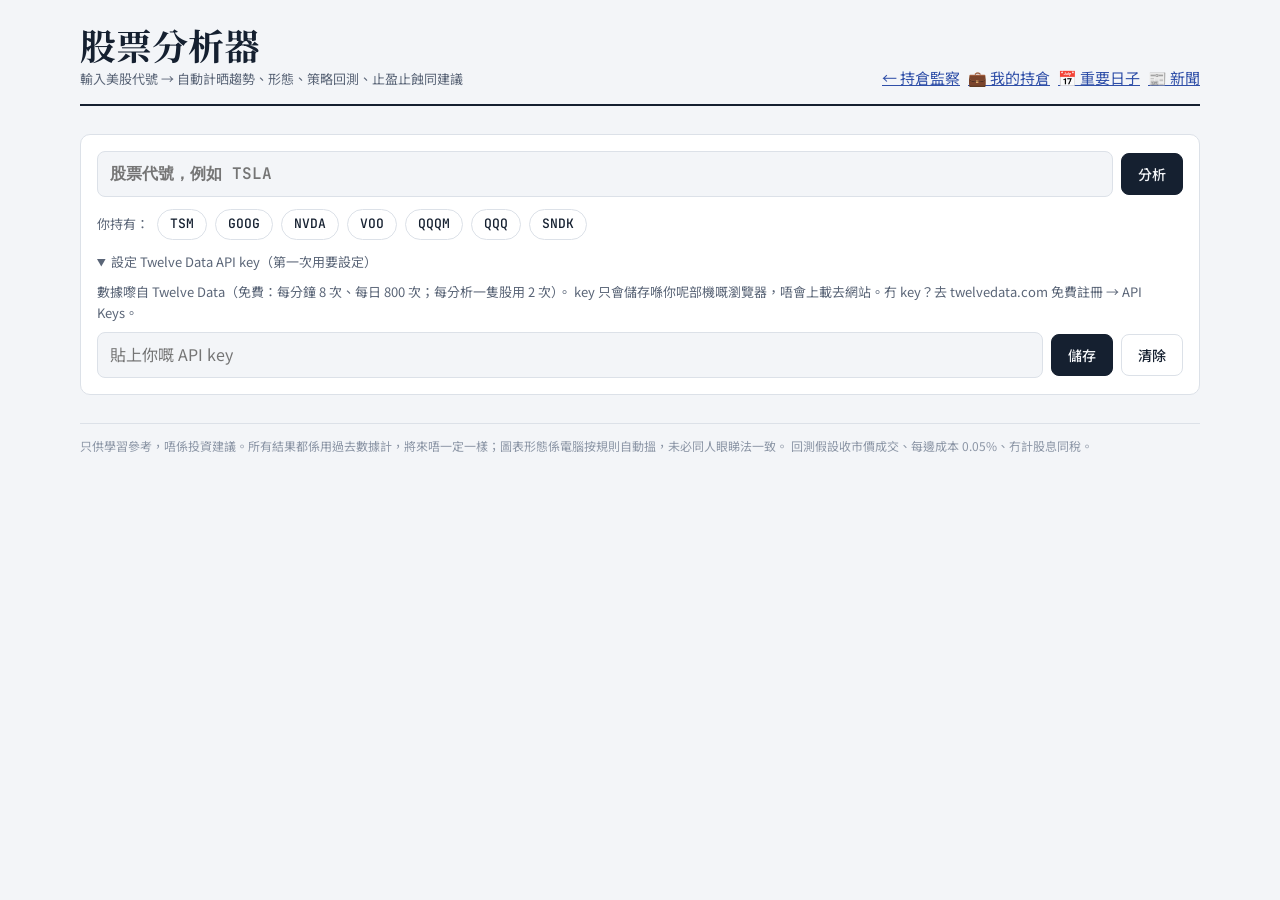
<file: analyzer.html>
<!doctype html>
<html lang="zh-Hant">
<head>
<meta charset="utf-8">
<meta name="viewport" content="width=device-width, initial-scale=1, viewport-fit=cover">
<title>股票分析器</title>
<link rel="preconnect" href="https://fonts.googleapis.com">
<link rel="preconnect" href="https://fonts.gstatic.com" crossorigin>
<link rel="stylesheet" href="https://fonts.googleapis.com/css2?family=Noto+Serif+TC:wght@600;700&family=Noto+Sans+TC:wght@400;500;700&family=JetBrains+Mono:wght@400;600&display=swap">
<link rel="stylesheet" href="feed.css">
<style>
/* Layout: search bar on top, then a verdict strip (long / short term), the price chart with levels and
   patterns, then the detail sections (patterns, backtests, VWAP, stops). Same tokens as the journal page. */
:root {
  --bg: #F3F5F8; --surface: #FFFFFF; --ink: #152030; --muted: #5A6577; --faint: #8C96A6; --line: #DCE1E8;
  --accent: #2F4FA8; --accent-soft: #E5EAF7; --gain: #18794E; --gain-soft: #E2F2EA; --loss: #C2362B; --loss-soft: #F8E4E1;
  --warn: #9A6200; --warn-soft: #F7EDD9; --ma50: #C0661A; --ma200: #8A3FA0;
  --font-display: "Noto Serif TC", "Songti TC", "PMingLiU", serif;
  --font-body: "Noto Sans TC", "PingFang TC", "Microsoft JhengHei", system-ui, sans-serif;
  --font-num: "JetBrains Mono", ui-monospace, "SF Mono", Menlo, monospace;
  padding-top: env(safe-area-inset-top, 0px); padding-bottom: env(safe-area-inset-bottom, 0px);
}
@media (prefers-color-scheme: dark) { :root:not([data-theme="light"]) {
  --bg: #0D131B; --surface: #141C27; --ink: #E4EAF2; --muted: #9AA6B8; --faint: #6D798B; --line: #243041;
  --accent: #6E87E0; --accent-soft: #1C2742; --gain: #2A9D63; --gain-soft: #12291F; --loss: #E0533F; --loss-soft: #301916;
  --warn: #D9A03A; --warn-soft: #2C2312; --ma50: #C9762A; --ma200: #B06CC8; color-scheme: dark; } }
:root[data-theme="dark"] {
  --bg: #0D131B; --surface: #141C27; --ink: #E4EAF2; --muted: #9AA6B8; --faint: #6D798B; --line: #243041;
  --accent: #6E87E0; --accent-soft: #1C2742; --gain: #2A9D63; --gain-soft: #12291F; --loss: #E0533F; --loss-soft: #301916;
  --warn: #D9A03A; --warn-soft: #2C2312; --ma50: #C9762A; --ma200: #B06CC8; color-scheme: dark; }

* { box-sizing: border-box; }
[hidden] { display: none !important; }
body { margin: 0; background: var(--bg); color: var(--ink); font-family: var(--font-body); font-size: 15px; line-height: 1.6;
  padding-left: max(16px, env(safe-area-inset-left, 0px)); padding-right: max(16px, env(safe-area-inset-right, 0px));
  padding-block: 24px 64px; }
.wrap { max-width: 1120px; margin: 0 auto; display: grid; gap: 28px; }
.num { font-family: var(--font-num); font-variant-numeric: tabular-nums; }
.gain { color: var(--gain); } .loss { color: var(--loss); } .warn { color: var(--warn); }
a { color: var(--accent); }
a:focus-visible, button:focus-visible, input:focus-visible { outline: 2px solid var(--accent); outline-offset: 2px; }

header.top { display: flex; flex-wrap: wrap; align-items: flex-end; justify-content: space-between; gap: 12px 24px;
  border-bottom: 2px solid var(--ink); padding-bottom: 14px; }
header.top h1 { font-family: var(--font-display); font-size: clamp(26px, 5vw, 36px); line-height: 1.15; margin: 0; }
header.top .sub { color: var(--muted); font-size: 13px; margin-top: 4px; }
.chip { font-size: 12px; padding: 3px 10px; border-radius: 999px; background: var(--accent-soft); color: var(--accent);
  font-weight: 500; white-space: nowrap; display: inline-block; }
.chip.gain { background: var(--gain-soft); color: var(--gain); }
.chip.loss { background: var(--loss-soft); color: var(--loss); }
.chip.warn { background: var(--warn-soft); color: var(--warn); }
.chip.plain { background: var(--bg); color: var(--muted); border: 1px solid var(--line); }

section { display: grid; gap: 14px; }
.sec-head { display: flex; align-items: baseline; justify-content: space-between; gap: 12px; flex-wrap: wrap; }
h2 { font-family: var(--font-display); font-size: 22px; margin: 0; }
.note { color: var(--muted); font-size: 13px; }
.note p { margin: 0 0 .5em; }

.search { background: var(--surface); border: 1px solid var(--line); border-radius: 10px; padding: 16px; display: grid; gap: 12px; }
.row { display: flex; flex-wrap: wrap; gap: 8px; align-items: center; }
input[type=text], input[type=password] { font: inherit; font-size: 16px; padding: 9px 12px; border: 1px solid var(--line);
  border-radius: 8px; background: var(--bg); color: var(--ink); min-width: 0; }
#sym { flex: 1 1 160px; text-transform: uppercase; font-family: var(--font-num); font-weight: 600; }
#key { flex: 1 1 220px; }
button { font: inherit; font-size: 14px; padding: 9px 16px; border-radius: 8px; border: 1px solid var(--ink);
  background: var(--ink); color: var(--bg); cursor: pointer; font-weight: 500; }
button.ghost { background: var(--surface); color: var(--ink); border-color: var(--line); }
button.pick { padding: 4px 12px; border-radius: 999px; font-family: var(--font-num); font-size: 13px; background: var(--surface);
  color: var(--ink); border-color: var(--line); }
button:disabled { opacity: .5; cursor: wait; }
details.key summary { cursor: pointer; color: var(--muted); font-size: 13px; }
details.key .box { margin-top: 10px; display: grid; gap: 8px; }
.msg { font-size: 14px; padding: 10px 14px; border-radius: 8px; background: var(--warn-soft); color: var(--warn); }
.msg.err { background: var(--loss-soft); color: var(--loss); }

.tiles { display: grid; grid-template-columns: repeat(auto-fit, minmax(150px, 1fr)); gap: 1px; background: var(--line);
  border: 1px solid var(--line); border-radius: 10px; overflow: hidden; }
.tile { background: var(--surface); padding: 12px 16px; display: grid; gap: 2px; min-width: 0; }
.tile .k { font-size: 12px; color: var(--muted); }
.tile .v { font-family: var(--font-num); font-size: 20px; font-weight: 600; font-variant-numeric: tabular-nums; }
.tile .s { font-size: 12px; color: var(--muted); }

.verdicts { display: grid; grid-template-columns: repeat(auto-fit, minmax(min(100%, 340px), 1fr)); gap: 16px; }
.verdict { background: var(--surface); border: 1px solid var(--line); border-top: 4px solid var(--c, var(--line)); border-radius: 10px;
  padding: 14px 16px; display: grid; gap: 8px; min-width: 0; }
.verdict h3 { margin: 0; font-size: 15px; display: flex; align-items: center; gap: 10px; flex-wrap: wrap; }
.verdict .big { font-family: var(--font-display); font-size: 24px; color: var(--c); }
.verdict ul { margin: 0; padding-left: 18px; font-size: 14px; }
.verdict li { margin-bottom: 2px; }
.verdict li .pt { font-family: var(--font-num); font-size: 12px; color: var(--faint); margin-left: 4px; }
.verdict .act { font-size: 14px; background: var(--bg); border-radius: 8px; padding: 8px 12px; }

.buys { display: grid; grid-template-columns: repeat(auto-fill, minmax(min(100%, 300px), 1fr)); gap: 12px; }
.buy { background: var(--surface); border: 1px solid var(--line); border-left: 4px solid var(--c, var(--line)); border-radius: 10px;
  padding: 12px 14px; display: grid; gap: 6px; align-content: start; min-width: 0; font-size: 14px; }
.buy.best { outline: 2px solid var(--gain); outline-offset: 1px; }
.buy .px { font-family: var(--font-num); font-size: 22px; font-weight: 600; }
.buy .head { display: flex; flex-wrap: wrap; align-items: baseline; gap: 8px; }
.buy dl { display: grid; grid-template-columns: auto 1fr; gap: 2px 12px; margin: 0; font-size: 13px; }
.buy dt { color: var(--muted); }
.buy dd { margin: 0; font-family: var(--font-num); }
.buy .why { font-size: 13px; color: var(--muted); margin: 0; padding-left: 18px; }
.buy.against { opacity: .75; }
.panel { background: var(--surface); border: 1px solid var(--line); border-radius: 10px; padding: 16px; display: grid; gap: 10px; min-width: 0; }
.panel h3 { margin: 0; font-size: 15px; }
.panels { display: grid; grid-template-columns: repeat(auto-fit, minmax(min(100%, 440px), 1fr)); gap: 16px; }
.tabs { display: flex; flex-wrap: wrap; gap: 6px; }
.tabs button { padding: 4px 12px; border-radius: 999px; border: 1px solid var(--line); background: var(--surface); color: var(--muted); font-size: 13px; }
.tabs button[aria-pressed="true"] { background: var(--ink); color: var(--bg); border-color: var(--ink); }
.chart-bar { display: flex; flex-wrap: wrap; gap: 8px; align-items: center; justify-content: space-between; }
#feedsec .panel { align-content: start; }
details.macro summary { cursor: pointer; color: var(--muted); font-size: 13px; margin: 8px 0; }
.tabs button:disabled { opacity: .4; cursor: not-allowed; }
.fullbtn { padding: 4px 12px; border-radius: 999px; border: 1px solid var(--accent); background: var(--surface); color: var(--accent); font-size: 13px; font-weight: 600; }
.selnote { display: flex; flex-wrap: wrap; gap: 8px; align-items: center; font-size: 13px; background: var(--accent-soft); border-radius: 8px; padding: 6px 10px; }
.selnote button { padding: 2px 10px; border-radius: 999px; border: 1px solid var(--line); background: var(--surface); color: var(--ink); font-size: 12px; }
.chart-panel.full { position: fixed; inset: 0; z-index: 50; border-radius: 0; border: 0; display: flex; flex-direction: column; padding: 12px 16px; }
.chart-panel.full .chart { flex: 1 1 0; min-height: 0; }
body.noscroll { overflow: hidden; }
.chart { position: relative; width: 100%; }
.chart svg { display: block; width: 100%; height: auto; overflow: visible; touch-action: pan-y; }
.chart .vw { fill: none; stroke: var(--accent); stroke-width: 1.4; }
.chart .zone { fill: var(--accent-soft); }
.chart .pat.sel { stroke-width: 3; }
.chart .hl { stroke-width: 1.3; stroke-dasharray: 3 3; }
.chart text.lab { font-family: var(--font-body); font-size: 12px; font-weight: 700; paint-order: stroke; stroke: var(--surface); stroke-width: 3px; stroke-linejoin: round; }
.pcard { cursor: pointer; }
.pcard:hover { border-color: var(--accent); }
.pcard[aria-pressed="true"] { outline: 2px solid var(--accent); outline-offset: 1px; }
.h2btn { font: inherit; color: inherit; background: none; border: 0; padding: 0; cursor: pointer; display: inline-flex; align-items: center; gap: 10px; flex-wrap: wrap; text-align: left; }
.h2btn .chip { font-family: var(--font-body, inherit); font-size: 13px; }
.h2btn[aria-expanded="true"] .chip { background: var(--accent); color: var(--surface); }
.pguide .card { align-content: start; }
.pguide { margin-bottom: 18px; padding-bottom: 18px; border-bottom: 1px dashed var(--line); }
.psk { width: 120px; height: 60px; display: block; margin: 6px 0; }
.psk polyline { fill: none; stroke: var(--ink, currentColor); stroke-width: 2.2; stroke-linejoin: round; stroke-linecap: round; }
.psk polyline.g { stroke: var(--accent); stroke-width: 1.4; stroke-dasharray: 4 3; }
.pexp summary { cursor: pointer; color: var(--accent); font-size: 13px; font-weight: 600; }
.pexp[open] summary { margin-bottom: 6px; }
dl.pg { margin: 6px 0 0; display: grid; grid-template-columns: auto 1fr; gap: 6px 10px; font-size: 13.5px; line-height: 1.55; }
dl.pg dt { color: var(--muted); font-weight: 600; white-space: nowrap; }
dl.pg dd { margin: 0; }
.pcard .hint { color: var(--accent); font-size: 13px; font-weight: 600; }
.chart text { fill: var(--muted); font-family: var(--font-num); font-size: 11px; }
.chart .grid { stroke: var(--line); stroke-width: 1; }
.chart .px { fill: none; stroke: var(--ink); stroke-width: 1.6; }
.chart .m50 { fill: none; stroke: var(--ma50); stroke-width: 1.4; }
.chart .m200 { fill: none; stroke: var(--ma200); stroke-width: 1.4; }
.chart .sup { stroke: var(--gain); stroke-width: 1; stroke-dasharray: 5 4; }
.chart .res { stroke: var(--loss); stroke-width: 1; stroke-dasharray: 5 4; }
.chart .pat { fill: none; stroke: var(--accent); stroke-width: 2; }
.chart .cross { stroke: var(--faint); stroke-width: 1; }
.chart .dot { fill: var(--ink); stroke: var(--surface); stroke-width: 2; }
.tip { position: absolute; pointer-events: none; background: var(--ink); color: var(--bg); font-size: 12px; padding: 6px 9px;
  border-radius: 6px; white-space: nowrap; transform: translate(-50%, calc(-100% - 10px)); line-height: 1.5; }
.legend { display: flex; flex-wrap: wrap; gap: 6px 16px; font-size: 13px; color: var(--muted); }
.legend span::before { content: ""; display: inline-block; width: 14px; height: 3px; border-radius: 2px; background: var(--c);
  vertical-align: middle; margin-right: 6px; }
.legend span.dash::before { background: repeating-linear-gradient(90deg, var(--c) 0 5px, transparent 5px 8px); }

.table-wrap { overflow-x: auto; background: var(--surface); border: 1px solid var(--line); border-radius: 10px; }
table { border-collapse: collapse; width: 100%; font-size: 14px; }
th, td { padding: 9px 12px; text-align: left; border-bottom: 1px solid var(--line); white-space: nowrap; vertical-align: top; }
th { font-size: 12px; letter-spacing: .04em; color: var(--muted); font-weight: 500; background: var(--bg); }
td.r, th.r { text-align: right; }
td.wrap-cell { white-space: normal; min-width: 200px; color: var(--muted); font-size: 13px; }
tbody tr:last-child td { border-bottom: 0; }
.best td { background: var(--accent-soft); }
/* frozen first column: row labels stay visible when the table scrolls sideways */
.table-wrap td:first-child, .table-wrap th:first-child { position: sticky; left: 0; z-index: 1; background: var(--surface); box-shadow: inset -1px 0 0 var(--line); }
.table-wrap th:first-child { background: var(--bg); }
.table-wrap .best td:first-child { background: linear-gradient(var(--accent-soft), var(--accent-soft)) var(--surface); }

.cards { display: grid; grid-template-columns: repeat(auto-fit, minmax(min(100%, 300px), 1fr)); gap: 12px; }
.card { background: var(--surface); border: 1px solid var(--line); border-left: 4px solid var(--c, var(--accent)); border-radius: 10px;
  padding: 12px 16px; display: grid; gap: 6px; font-size: 14px; }
.card b { font-size: 15px; }
.empty { color: var(--muted); font-size: 14px; background: var(--surface); border: 1px dashed var(--line); border-radius: 10px; padding: 18px; }
footer { color: var(--faint); font-size: 12px; border-top: 1px solid var(--line); padding-top: 12px; }
.spin { display: inline-block; width: 14px; height: 14px; border: 2px solid var(--line); border-top-color: var(--accent);
  border-radius: 50%; vertical-align: -2px; margin-right: 6px; }
@media (prefers-reduced-motion: no-preference) { .spin { animation: sp 0.8s linear infinite; } @keyframes sp { to { transform: rotate(360deg); } } }
</style>
</head>
<body>
<div class="wrap">
  <header class="top">
    <div>
      <h1>股票分析器</h1>
      <div class="sub">輸入美股代號 → 自動計晒趨勢、形態、策略回測、止盈止蝕同建議</div>
    </div>
    <nav class="row"><a href="index.html">← 持倉監察</a><a href="portfolio.html">💼 我的持倉</a><a href="events.html">📅 重要日子</a><a href="news.html">📰 新聞</a></nav>
  </header>

  <div class="search">
    <form class="row" id="form" autocomplete="off">
      <input type="text" id="sym" placeholder="股票代號，例如 TSLA" aria-label="股票代號" maxlength="10" spellcheck="false">
      <button type="submit" id="go">分析</button>
    </form>
    <div class="row" id="picks"></div>
    <details class="key" id="keybox">
      <summary id="keysum">設定 Twelve Data API key</summary>
      <div class="box">
        <div class="note">數據嚟自 Twelve Data（免費：每分鐘 8 次、每日 800 次；每分析一隻股用 2 次）。
          key 只會儲存喺你呢部機嘅瀏覽器，唔會上載去網站。冇 key？去 twelvedata.com 免費註冊 → API Keys。</div>
        <div class="row">
          <input type="password" id="key" placeholder="貼上你嘅 API key" aria-label="API key">
          <button type="button" id="savekey">儲存</button>
          <button type="button" class="ghost" id="clearkey">清除</button>
        </div>
      </div>
    </details>
    <div id="status" hidden></div>
  </div>

  <div id="out" hidden></div>

  <footer>
    只供學習參考，唔係投資建議。所有結果都係用過去數據計，將來唔一定一樣；圖表形態係電腦按規則自動搵，未必同人眼睇法一致。
    回測假設收市價成交、每邊成本 0.05%、冇計股息同稅。
  </footer>
</div>

<script src="analyzer_core.js"></script>
<script src="feed.js"></script>
<script>
"use strict";
const HOLDINGS = {"TSM": {"qty": 7, "cost": 409.8}, "GOOG": {"qty": 6.5, "cost": 309.354}, "NVDA": {"qty": 8, "cost": 182.124}, "VOO": {"qty": 1.5901, "cost": 701.95}, "QQQM": {"qty": 3.7967, "cost": 294.042}, "QQQ": {"qty": 1.5407, "cost": 719.835}, "SNDK": {"qty": 1, "cost": 839.78}};
const A = window.Analyzer;
const $ = id => document.getElementById(id);
const KEY_STORE = "ta_key", CACHE_PREFIX = "ta_cache:", CACHE_MIN = 10, CACHE_KEEP = 6;

// ---------- small helpers ----------
const esc = s => String(s).replace(/[&<>"']/g, ch => ({ "&": "&amp;", "<": "&lt;", ">": "&gt;", '"': "&quot;", "'": "&#39;" }[ch]));
const ok = x => typeof x === "number" && isFinite(x);
const f2 = (x, d = 2) => (ok(x) ? x.toLocaleString("en-US", { minimumFractionDigits: d, maximumFractionDigits: d }) : "—");
const pct = (x, d = 1, sign = true) => (ok(x) ? (sign && x > 0 ? "+" : "") + (x * 100).toFixed(d) + "%" : "—");
const cls = x => (ok(x) ? (x > 0 ? "gain" : x < 0 ? "loss" : "") : "");
const store = {
  get(k) { try { return localStorage.getItem(k); } catch (e) { return null; } },
  set(k, v) { try { localStorage.setItem(k, v); return true; } catch (e) { return false; } },
  del(k) { try { localStorage.removeItem(k); } catch (e) { /* ignore */ } },
  keys() { try { return Object.keys(localStorage); } catch (e) { return []; } },
};

// holdings typed on the 我的持倉 page (this browser only) win over the list baked in from my_portfolio.json
function loadHoldings() {
  try {
    const s = JSON.parse(store.get("my_holdings") || "null");
    if (s && Array.isArray(s.list) && s.list.length) {
      const out = {};
      for (const r of s.list) {
        if (!(r.qty > 0 && r.cost > 0)) continue;
        const o = out[r.sym] || (out[r.sym] = { qty: 0, cost: 0 });
        o.cost = (o.cost * o.qty + r.cost * r.qty) / (o.qty + r.qty); o.qty += r.qty;
      }
      return out;
    }
  } catch (e) { /* bad saved list: fall back */ }
  return HOLDINGS || {};
}
const HOLD = loadHoldings();

function status(html, kind) {
  const el = $("status");
  el.hidden = !html;
  el.className = kind ? "msg " + kind : "msg";
  el.innerHTML = html || "";
}

// ---------- API key ----------
function refreshKeyUI() {
  const has = !!store.get(KEY_STORE);
  $("keysum").textContent = has ? "API key 已儲存（撳呢度更改）" : "設定 Twelve Data API key（第一次用要設定）";
  $("keybox").open = !has;
}
$("savekey").onclick = () => {
  const k = $("key").value.trim();
  if (!k) return status("請先貼上 API key。", "err");
  if (!store.set(KEY_STORE, k)) return status("呢個瀏覽器唔俾儲存（可能係私密瀏覽模式），請用普通模式再試。", "err");
  $("key").value = ""; refreshKeyUI(); status("已儲存 ✓ 而家可以輸入股票代號分析。");
};
$("clearkey").onclick = () => { store.del(KEY_STORE); refreshKeyUI(); status("已清除 API key。"); };

// ---------- data ----------
const ERR = {
  401: "API key 唔啱，請喺「設定 API key」重新貼過。",
  429: "免費額度暫時用完（每分鐘 8 次／每日 800 次）。等一分鐘再試。",
  400: "搵唔到呢個股票代號，請檢查下（只支援美股，例如 AAPL、TSLA、QQQ）。",
  404: "搵唔到呢個股票代號，請檢查下（只支援美股，例如 AAPL、TSLA、QQQ）。",
};

async function fetchSeries(sym, interval) {
  const ck = CACHE_PREFIX + sym + ":" + interval;
  try {
    const c = JSON.parse(store.get(ck) || "null");
    if (c && Date.now() - c.at < CACHE_MIN * 60000) return c;
  } catch (e) { /* bad cache: refetch */ }
  const key = store.get(KEY_STORE);
  const url = "https://api.twelvedata.com/time_series?symbol=" + encodeURIComponent(sym) + "&interval=" + interval +
              "&outputsize=5000&apikey=" + encodeURIComponent(key);
  let j;
  try { j = await (await fetch(url)).json(); }
  catch (e) { throw new Error("連唔到數據伺服器，請檢查網絡再試。"); }
  if (j.status === "error" || !j.values) {
    const e = new Error(ERR[j.code] || "數據錯誤：" + (j.message || "未知"));
    e.code = j.code; throw e;
  }
  const bars = j.values.map(v => ({ t: v.datetime, o: +v.open, h: +v.high, l: +v.low, c: +v.close, v: +v.volume || 0 })).reverse();
  const out = { at: Date.now(), meta: j.meta || {}, bars };
  saveCache(ck, out);
  return out;
}

function saveCache(ck, obj) {
  // keep only the last few series so localStorage doesn't fill up
  const mine = store.keys().filter(k => k.startsWith(CACHE_PREFIX))
    .map(k => { try { return [k, JSON.parse(store.get(k)).at]; } catch (e) { return [k, 0]; } })
    .sort((a, b) => b[1] - a[1]);
  for (const [k] of mine.slice(CACHE_KEEP * 2 - 1)) store.del(k);
  if (!store.set(ck, JSON.stringify(obj))) { for (const [k] of mine) store.del(k); store.set(ck, JSON.stringify(obj)); }
}

// ---------- run ----------
let current = null;
$("form").onsubmit = e => { e.preventDefault(); run($("sym").value); };

async function run(raw) {
  const sym = raw.trim().toUpperCase().replace(/\s+/g, "");
  if (!/^[A-Z][A-Z0-9.\-]{0,9}$/.test(sym)) return status("請輸入美股代號，例如 AAPL、TSLA、QQQ。", "err");
  if (!store.get(KEY_STORE)) { $("keybox").open = true; return status("第一次用要先設定 Twelve Data API key（下面）。", "err"); }
  $("sym").value = sym; $("go").disabled = true;
  status('<span class="spin"></span>攞緊 ' + esc(sym) + " 嘅數據…");
  try {
    const daily = await fetchSeries(sym, "1day");
    if (daily.bars.length < 260) throw new Error("呢隻股上市唔夠一年（得 " + daily.bars.length + " 日數據），好多指標計唔到。");
    let intra = null, intraErr = "";
    try { intra = await fetchSeries(sym, "5min"); }
    catch (e) { intraErr = e.message; }
    status('<span class="spin"></span>計算緊…');
    await new Promise(r => setTimeout(r, 20));
    const res = A.analyze(daily.bars, intra ? intra.bars : null);
    current = { sym, meta: daily.meta, daily: daily.bars, res, intraErr, range: 252, sel: null,
                intra: intra && intra.bars.length ? intra.bars : null, iv: intra && intra.bars.length ? intraSeries(intra.bars) : null };
    render();
    status(intraErr ? "⚠️ 5 分鐘數據攞唔到（" + esc(intraErr) + "），VWAP 部分會留空，其他照計。" : "");
    try { history.replaceState(null, "", "#" + sym); } catch (e) { /* file:// */ }
  } catch (e) {
    status(esc(e.message || String(e)), "err");
  } finally { $("go").disabled = false; }
}

// ---------- render ----------
function render() {
  const { sym, meta, daily: d, res: R } = current, I = R.I, e = d.length - 1, c = I.c[e], prev = I.c[e - 1], a = I.atr[e];
  const V = A.verdicts(d, R);
  const hold = HOLD[sym];
  const lastDay = d[e].t.slice(0, 10);
  const html = [];

  html.push('<section><div class="sec-head"><h2>' + esc(sym) + '</h2><span class="note">' +
    esc([meta.exchange, meta.currency].filter(Boolean).join(" · ")) + " · 最後數據 " + esc(d[e].t) + "</span></div>");
  html.push('<div class="tiles">' +
    tile("現價", f2(c), '<span class="' + cls(c - prev) + '">' + pct(c / prev - 1, 2) + "</span> 對上一日") +
    tile("200 天線", f2(I.ma200[e]), '<span class="' + cls(c - I.ma200[e]) + '">' + pct(c / I.ma200[e] - 1) + "</span> 距離") +
    tile("50 天線", f2(I.ma50[e]), '<span class="' + cls(c - I.ma50[e]) + '">' + pct(c / I.ma50[e] - 1) + "</span> 距離") +
    tile("RSI(14)", I.rsi14[e].toFixed(0), I.rsi14[e] > 70 ? "超買" : I.rsi14[e] < 30 ? "超賣" : "正常（30–70）") +
    tile("ATR(14)", f2(a), "每日平均波幅 " + pct(a / c, 1, false)) +
    (hold ? tile("你持有", hold.qty + " 股", '成本 ' + f2(hold.cost) + ' · <span class="' + cls(c - hold.cost) + '">' + pct(c / hold.cost - 1) + "</span>") : "") +
    "</div></section>");

  // verdicts
  html.push('<section><div class="sec-head"><h2>建議</h2><span class="note">按規則自動計分，唔係 AI 判斷</span></div><div class="verdicts">');
  for (const [k, title] of [["long", "長線（幾個月以上）"], ["short", "短線（幾日至幾星期）"]]) {
    const v = V[k], col = v.tag === "偏好" ? "var(--gain)" : v.tag === "偏淡" ? "var(--loss)" : "var(--warn)";
    html.push('<div class="verdict" style="--c:' + col + '"><h3>' + title + '<span class="big">' + v.tag +
      '</span><span class="chip plain num">分數 ' + (v.score > 0 ? "+" : "") + v.score + "</span></h3><ul>" +
      v.items.map(x => "<li>" + esc(x.txt) + '<span class="pt">' + (x.pts > 0 ? "+" : "") + x.pts + "</span></li>").join("") +
      '</ul><div class="act">' + esc(v.act) + "</div></div>");
  }
  html.push("</div>");
  if (hold) html.push('<div class="card" style="--c:var(--accent)"><b>你手上嘅 ' + esc(sym) + "</b>" + holdingNote(hold, c, I, e) + "</div>");
  html.push("</section>");

  // suggested buy levels
  html.push(buyLevels(R, V, c, hold));

  // key dates + news for this stock (filled in when events.json / news.json arrive)
  html.push('<section id="feedsec"><div class="sec-head"><h2>重要日子同新聞</h2><span class="note">載入中…</span></div></section>');

  // chart
  html.push('<section><div class="sec-head"><h2>走勢圖</h2><span class="note">即日同 5 日係 5 分鐘圖；其他係日線圖</span></div>' +
    '<div class="panel chart-panel" id="chartpanel"><div class="chart-bar"><div class="tabs" id="ranges">' +
    RANGES.map(([n, t]) => '<button type="button" data-n="' + n + '"' + (typeof n === "string" && !current.intra ? " disabled" : "") +
      ">" + t + "</button>").join("") +
    '</div><button type="button" class="fullbtn" id="fullbtn">⛶ 全螢幕</button></div>' +
    '<div class="selnote" id="selnote" hidden></div><div class="legend" id="legend"></div><div class="chart" id="chart"></div></div></section>');

  // levels
  const lvRow = (x, kind) => "<tr><td>" + kind + '</td><td class="r num">' + f2(x.price) + '</td><td class="r num ' +
    cls(x.price - c) + '">' + pct(x.price / c - 1) + '</td><td class="r num">' + x.touches + "</td></tr>";
  html.push('<section><div class="sec-head"><h2>支持位同阻力位</h2><span class="note">過去一年嘅轉角高低位，相近嘅合併；觸及次數越多越重要</span></div>' +
    '<div class="table-wrap"><table><thead><tr><th>類別</th><th class="r">價位</th><th class="r">距現價</th><th class="r">觸及次數</th></tr></thead><tbody>' +
    R.levels.resistance.slice().reverse().map(x => lvRow(x, '<span class="loss">阻力</span>')).join("") +
    '<tr><td><b>現價</b></td><td class="r num"><b>' + f2(c) + "</b></td><td></td><td></td></tr>" +
    R.levels.support.map(x => lvRow(x, '<span class="gain">支持</span>')).join("") +
    "</tbody></table></div>" +
    (R.levels.resistance.length ? "" : '<div class="note">上面冇阻力位：股價接近或者喺一年新高。</div>') + "</section>");

  // patterns
  html.push('<section><div class="sec-head"><h2><button type="button" class="h2btn" id="pguidebtn" aria-expanded="false" aria-controls="pguide">圖表形態 <span class="chip">📖 全部形態解釋</span></button></h2><span class="note">電腦按規則自動搵，附呢隻股過去出現後 ' + A.FWD + ' 個交易日嘅實際結果</span></div>');
  html.push(patternGlossary(R));
  if (R.patterns.length) {
    html.push('<div class="cards">' + R.patterns.map((p, k) => patternCard(p, R, c, k)).join("") + "</div>");
  } else {
    html.push('<div class="empty">而家冇搵到明顯嘅三角形、雙頂雙底、頭肩或者旗形。好多時候股價都係冇形態，呢個好正常。</div>');
  }
  html.push(patternHistoryTable(R));
  html.push("</section>");

  // strategies
  html.push(strategyTable(R));

  // VWAP
  html.push(vwapSection(R));

  // exits
  html.push(exitTable(R, c, a, hold));

  // indicators
  html.push(indicatorTable(I, e));

  $("out").innerHTML = html.join("");
  $("out").hidden = false;
  for (const b of document.querySelectorAll("#ranges button"))
    b.onclick = () => { current.range = /^\d+$/.test(b.dataset.n) ? +b.dataset.n : b.dataset.n; chartUI(); drawChart(); };
  for (const el of document.querySelectorAll(".pcard")) {
    el.onclick = ev => { if (!ev.target.closest(".pexp")) selectPattern(+el.dataset.p); };   // opening the explanation shouldn't jump to the chart
    el.onkeydown = ev => { if (ev.target === el && (ev.key === "Enter" || ev.key === " ")) { ev.preventDefault(); selectPattern(+el.dataset.p); } };
  }
  $("pguidebtn").onclick = () => {
    const open = $("pguide").hidden;
    $("pguide").hidden = !open;
    $("pguidebtn").setAttribute("aria-expanded", open);
  };
  $("fullbtn").onclick = toggleFull;
  for (const b of document.querySelectorAll("[data-buy]")) b.onclick = () => {
    $("entry").value = (+b.dataset.buy).toFixed(2); updateExits();
    $("entry").closest("section").scrollIntoView({ behavior: "smooth", block: "start" });
  };
  $("entry").oninput = updateExits;
  for (const b of document.querySelectorAll("#entry ~ .pick")) b.onclick = () => { $("entry").value = (+b.dataset.v).toFixed(2); updateExits(); };
  updateExits();
  chartUI();
  drawChart();
  fillFeed(sym);
}

// ---------- key dates + news (same data as 重要日子 / 新聞 pages) ----------
let feedData = null;
const MACRO = ["fomc", "cpi", "jobs", "pce", "gdp"];
async function fillFeed(sym) {
  feedData = feedData || Promise.all(["events.json", "news.json"].map(u =>
    fetch(u, { cache: "no-cache" }).then(r => (r.ok ? r.json() : null)).catch(() => null)));
  const [ev, nw] = await feedData;
  const sec = $("feedsec");
  if (!sec || current.sym !== sym) return;   // another stock was picked meanwhile
  const ctx = { held: [sym], stats: (ev && ev.stats) || {} };
  const today = FEED.todayStr(), in30 = FEED.addDays(today, 30);
  const evs = ((ev && ev.events) || []).filter(e => e.date >= today);
  const own = evs.filter(e => FEED.about(e, [sym]));
  const macro = evs.filter(e => e.date <= in30 && MACRO.includes(e.type) && !own.includes(e));
  const news = ((nw && nw.items) || []).filter(n => FEED.newsAbout(n, [sym]));
  const st = ctx.stats[sym], h = [];
  h.push('<div class="sec-head"><h2>重要日子同新聞</h2><span class="note">只顯示同 ' + esc(sym) + " 有關嘅；全部睇 " +
    '<a href="events.html">📅 重要日子</a>／<a href="news.html">📰 新聞</a></span></div><div class="panels">');

  h.push('<div class="panel"><h3>📅 ' + esc(sym) + " 未來 " + ((ev && ev.days) || 60) + " 日</h3>");
  if (!ev) h.push('<div class="note">載入唔到重要日子資料。</div>');
  else if (own.length) h.push('<div class="feed">' + own.slice(0, 5).map(e => FEED.evCard(e, ctx)).join("") + "</div>" +
    (own.length > 5 ? '<details class="macro"><summary>再顯示 ' + (own.length - 5) + " 件</summary><div class=\"feed\">" +
      own.slice(5).map(e => FEED.evCard(e, ctx)).join("") + "</div></details>" : ""));
  else h.push('<div class="empty">冇搵到 ' + esc(sym) + " 自己嘅業績或者特別事件（ETF 冇業績；冷門股可能未收錄）。</div>");
  if (st && st.earn && !own.some(e => e.type === "earnings"))
    h.push('<div class="note">📊 參考：' + esc(sym) + " 過去 " + st.earn.n + " 次業績後兩日平均郁 " + FEED.pct(st.earn.avgAbs, 1, false) +
      "（平時 " + FEED.pct(st.typical2d, 1, false) + "）。</div>");
  if (macro.length) h.push('<details class="macro"><summary>大市大事（未來 30 日，所有股票都受影響）· ' + macro.length + " 件</summary>" +
    '<div class="feed">' + macro.map(e => FEED.evCard(e, ctx)).join("") + "</div></details>");
  h.push("</div>");

  h.push('<div class="panel"><h3>📰 ' + esc(sym) + " 最近新聞</h3>");
  if (!nw) h.push('<div class="note">載入唔到新聞。</div>');
  else if (news.length) h.push('<div class="feed">' + news.slice(0, 6).map(n => FEED.newsCard(n, ctx, sym)).join("") + "</div>" +
    (news.length > 6 ? '<a href="news.html#' + encodeURIComponent(sym) + '">睇晒 ' + news.length + " 條 →</a>" : ""));
  else h.push('<div class="empty">過去幾日冇搵到 ' + esc(sym) + " 嘅重要新聞（新聞只追蹤你持倉同大型股）。" +
    '<br><a href="https://news.google.com/search?q=' + encodeURIComponent(sym + " stock") + '&hl=zh-HK" target="_blank" rel="noopener">喺 Google 新聞搵 ' + esc(sym) + " →</a></div>");
  h.push("</div></div>");
  sec.innerHTML = h.join("");
  FEED.bindIcs(sec, () => own.concat(macro));
}

const RANGES = [["i1", "即日"], ["i5", "5 日"], [21, "1 個月"], [63, "3 個月"], [126, "6 個月"], [252, "1 年"], [756, "3 年"]];

function intraSeries(b) {
  const vw = [], c = [], starts = [];
  let day = "", pv = 0, vol = 0;
  b.forEach((x, i) => {
    const d = x.t.slice(0, 10);
    if (d !== day) { day = d; pv = 0; vol = 0; starts.push(i); }
    pv += (x.h + x.l + x.c) / 3 * x.v; vol += x.v;
    vw.push(vol ? pv / vol : NaN); c.push(x.c);
  });
  return { vw, c, starts };
}

// sync range tabs, selected-pattern note and card highlight with current state
function chartUI() {
  for (const b of document.querySelectorAll("#ranges button")) b.setAttribute("aria-pressed", String(current.range) === b.dataset.n);
  const p = current.sel !== null ? current.res.patterns[current.sel] : null, note = $("selnote");
  note.hidden = !p;
  if (p) {
    note.innerHTML = "<span>顯示緊：<b>" + A.PATTERN_NAMES[p.key] + "</b>（淺色底 = 形態範圍" +
      (typeof current.range === "string" ? "；形態只喺日線圖顯示，撳返 3 個月或以上" : "") + '）</span><button type="button" id="selclear">✕ 取消</button>';
    $("selclear").onclick = () => selectPattern(current.sel);
  }
  for (const el of document.querySelectorAll(".pcard")) el.setAttribute("aria-pressed", +el.dataset.p === current.sel);
}

function selectPattern(k) {
  if (current.sel === k) { current.sel = null; chartUI(); drawChart(); return; }
  current.sel = k;
  const p = current.res.patterns[k], n = current.daily.length, i1 = Math.min(...p.lines.map(l => l.i1));
  const need = Math.ceil((n - i1) * 1.25) + 5;   // pattern plus some lead-in
  const fit = RANGES.find(([r]) => typeof r === "number" && r >= need);   // smallest range that shows the whole pattern
  current.range = fit ? fit[0] : Math.min(n, need);
  chartUI(); drawChart();
  const reduce = matchMedia("(prefers-reduced-motion: reduce)").matches;
  if (!$("chartpanel").classList.contains("full")) $("chartpanel").scrollIntoView({ behavior: reduce ? "auto" : "smooth", block: "start" });
}

function toggleFull() {
  const full = $("chartpanel").classList.toggle("full");
  document.body.classList.toggle("noscroll", full);
  $("fullbtn").textContent = full ? "✕ 收細" : "⛶ 全螢幕";
  drawChart();
}
addEventListener("keydown", ev => { if (ev.key === "Escape" && $("chartpanel") && $("chartpanel").classList.contains("full")) toggleFull(); });
let resizeQueued = false;
addEventListener("resize", () => {
  if (resizeQueued || !current || !$("chart")) return;
  resizeQueued = true;
  requestAnimationFrame(() => { resizeQueued = false; drawChart(); });
});

function tile(k, v, s) { return '<div class="tile"><span class="k">' + k + '</span><span class="v">' + v + '</span><span class="s">' + s + "</span></div>"; }

function holdingNote(h, c, I, e) {
  const pl = c / h.cost - 1, stop = h.cost * 0.92, half = h.cost * 1.5;
  const parts = ["持有 " + h.qty + " 股，成本 " + f2(h.cost) + "，而家 " + pct(pl) + "（約 " +
    (pl >= 0 ? "+" : "−") + "$" + f2(Math.abs((c - h.cost) * h.qty)) + "）。"];
  parts.push("按規則 B：成本計止蝕位 " + f2(stop) + "（−8%）" + (c <= stop ? " ⚠️ 已經跌穿" : "，距離 " + pct(stop / c - 1)) +
    "；+50% 賣一半位 " + f2(half) + (c >= half ? " ✅ 已到" : "，距離 " + pct(half / c - 1)) + "。");
  parts.push(c > I.ma200[e] ? "仍然喺 200 天線之上，規則 B 下繼續持有。" : "已經跌穿 200 天線，規則 B 下應該考慮賣出。");
  return '<span class="note" style="font-size:14px">' + esc(parts.join("")) + "</span>";
}

// plain-language guide for every pattern the engine can find; sketch = polyline points in a 120×60 box (price line, then guide lines)
const PATTERN_GUIDE = {
  sym_tri: { dir: 0, short: "高位越來越低、低位越來越高，好似三角形收窄。方向未定，跟突破方向走。",
    look: "股價上落幅度越嚟越細：每次反彈嘅高位低過上次，每次回落嘅低位又高過上次，兩條線收埋一齊。",
    mean: "買家同賣家拉鋸，雙方都未贏。佢本身唔偏好亦唔偏淡，通常會跟返之前嘅大趨勢方向突破。",
    confirm: "收市升穿上邊斜線 = 向上突破；收市跌穿下邊斜線 = 向下跌穿。未突破之前唔好估方向。",
    target: "三角形開口最闊嗰度嘅高度，加落（或減落）突破位。",
    stop: "向上突破就放喺三角形另一邊（下邊線）下面；向下就放喺上邊線上面。",
    watch: "假突破好常見；突破嗰日成交量大先比較可信。越接近三角形尖端先突破，力度通常越弱。",
    sketch: ["0,10 20,48 40,18 60,42 80,24 100,36 118,8", "0,10 110,28|0,50 110,32"] },
  asc_tri: { dir: 1, short: "高位喺同一水平（阻力），低位越嚟越高。通常偏向向上突破。",
    look: "上面有條平嘅阻力線，股價幾次升到都過唔到；但每次回落嘅低位一次比一次高。",
    mean: "賣家喺同一個價一直賣，但買家越嚟越心急、越買越高，賣盤遲早被食晒，所以偏好。",
    confirm: "收市升穿平頂阻力線先算確認。",
    target: "三角形最闊嗰度嘅高度，加落阻力位。",
    stop: "放喺最近一個上升低位（下邊斜線）下面。",
    watch: "如果反而跌穿下邊斜線，形態失敗，通常會跌得幾急。",
    sketch: ["0,52 22,14 40,44 62,14 80,34 100,14 118,4", "0,14 110,14|0,54 110,24"] },
  desc_tri: { dir: -1, short: "低位喺同一水平（支持），高位越嚟越低。通常偏向向下跌穿。",
    look: "下面有條平嘅支持線，股價幾次跌到都企得穩；但每次反彈嘅高位一次比一次低。",
    mean: "買家喺同一個價接貨，但賣家越嚟越急、越賣越低，支持遲早頂唔住，所以偏淡。",
    confirm: "收市跌穿平底支持線先算確認。",
    target: "三角形最闊嗰度嘅高度，喺支持位減落去。",
    stop: "（沽空或者減倉計）放喺最近一個下降高位（上邊斜線）上面。",
    watch: "如果反而升穿上邊斜線，形態失敗，可能係轉強訊號。",
    sketch: ["0,8 22,46 40,16 62,46 80,26 100,46 118,56", "0,6 110,36|0,46 110,46"] },
  rising_wedge: { dir: -1, short: "高低位都向上但越收越窄，升勢減弱，通常偏淡。",
    look: "股價一路向上，但上下兩條線都斜向上而且越收越窄，下邊線比上邊線斜得更勁。",
    mean: "雖然仲創新高，但每次升得越嚟越少，買家冇晒氣。常見喺升勢尾段，偏向轉跌。",
    confirm: "收市跌穿下邊斜線先算確認。",
    target: "楔形開始嗰度嘅高度，喺跌穿位減落去（通常跌返去楔形起點附近）。",
    stop: "放喺楔形最高點上面。",
    watch: "未跌穿之前股價仲係升緊，唔好太早沽空；升勢強勁時亦可以向上衝出去。",
    sketch: ["0,56 18,30 34,44 54,20 70,30 90,12 104,18 118,50", "0,52 104,14|0,30 104,10"] },
  falling_wedge: { dir: 1, short: "高低位都向下但越收越窄，跌勢減弱，通常偏好。",
    look: "股價一路向下，但上下兩條線都斜向下而且越收越窄，上邊線比下邊線斜得更勁。",
    mean: "雖然仲創新低，但每次跌得越嚟越少，賣家冇晒氣。常見喺跌勢尾段，偏向轉升。",
    confirm: "收市升穿上邊斜線先算確認。",
    target: "楔形開始嗰度嘅高度，加落突破位（通常升返去楔形起點附近）。",
    stop: "放喺楔形最低點下面。",
    watch: "未突破之前仲係跌緊，唔好太早撈底。",
    sketch: ["0,4 18,30 34,16 54,40 70,30 90,48 104,42 118,10", "0,8 104,46|0,30 104,50"] },
  double_top: { dir: -1, short: "兩次升到差唔多高度都升唔上，跌穿中間低位（頸線）就確認轉弱。",
    look: "好似英文字母 M：升上去 → 回落 → 再升到差唔多高 → 又跌落嚟。中間嗰個低位就係「頸線」。",
    mean: "兩次都喺同一個價被賣落嚟，代表上面賣壓好重，升勢可能完結。",
    confirm: "收市跌穿頸線先算確認；未跌穿只係兩個高位，唔係雙頂。",
    target: "頂部去頸線嘅距離，喺頸線再減落去。",
    stop: "（沽空或者減倉計）放喺兩個頂嘅最高位上面。",
    watch: "跌穿頸線之後好多時會反彈返去試頸線（頸線由支持變阻力），呢個係第二次機會。",
    sketch: ["0,56 28,10 50,36 72,12 96,40 118,56", "0,36 118,36"] },
  double_bottom: { dir: 1, short: "兩次跌到差唔多位置都企得穩，升穿中間高位（頸線）就確認轉強。",
    look: "好似英文字母 W：跌落去 → 反彈 → 再跌到差唔多低 → 又升返上嚟。中間嗰個高位就係「頸線」。",
    mean: "兩次都喺同一個價有人接貨，代表下面買盤好強，跌勢可能完結。",
    confirm: "收市升穿頸線先算確認；未升穿只係兩個低位，唔係雙底。",
    target: "頸線去底部嘅距離，喺頸線再加上去。",
    stop: "放喺兩個底嘅最低位下面。",
    watch: "升穿頸線之後好多時會回落試頸線（頸線由阻力變支持），呢個係第二次機會。",
    sketch: ["0,4 28,50 50,24 72,48 96,20 118,4", "0,24 118,24"] },
  hs_top: { dir: -1, short: "左肩、頭（最高）、右肩，跌穿頸線確認見頂。",
    look: "三個高位：中間嗰個最高（頭），兩邊比較矮而且差唔多高（左肩、右肩）。連住兩個低位嘅線就係「頸線」。",
    mean: "最經典嘅見頂形態之一。右肩升唔返上頭嘅高度，代表買家越嚟越弱。",
    confirm: "收市跌穿頸線先算確認。",
    target: "頭部去頸線嘅距離，喺頸線再減落去。",
    stop: "（沽空或者減倉計）放喺右肩上面。",
    watch: "未跌穿頸線之前唔好當佢係頭肩頂；跌穿時成交量大會更可信。",
    sketch: ["0,56 18,26 32,38 56,6 78,38 96,26 118,56", "0,38 118,38"] },
  hs_bottom: { dir: 1, short: "倒轉嘅頭肩，升穿頸線確認見底。",
    look: "三個低位：中間嗰個最低（頭），兩邊比較淺而且差唔多（左肩、右肩）。連住兩個高位嘅線就係「頸線」。",
    mean: "最經典嘅見底形態之一。右肩跌唔返落頭嘅低位，代表賣家越嚟越弱。",
    confirm: "收市升穿頸線先算確認，最好有大成交量配合。",
    target: "頸線去頭部嘅距離，喺頸線再加上去。",
    stop: "放喺右肩下面。",
    watch: "未升穿頸線之前唔好當佢係頭肩底；有時會喺頸線附近上上落落幾次先突破。",
    sketch: ["0,4 18,34 32,22 56,54 78,22 96,34 118,4", "0,22 118,22"] },
  bull_flag: { dir: 1, short: "急升之後細幅整固，升穿整固高位通常再升一段。",
    look: "先有一段好急嘅升（旗桿），之後股價喺一個細細嘅範圍橫行或者微微向下（旗）。",
    mean: "急升之後有人食糊，但賣得唔多、跌得好少，代表買家仲喺度，休息完通常再升。",
    confirm: "收市升穿旗形嘅上邊（整固期高位）先算確認。",
    target: "旗桿嘅長度，加落突破位。",
    stop: "放喺旗形最低位下面。",
    watch: "整固時間太長（幾個禮拜以上）或者回落太深（超過旗桿一半），就唔再算旗形。",
    sketch: ["0,56 30,12 42,22 54,14 66,24 78,16 90,26 118,4", "30,12 90,20|42,22 90,30"] },
  bear_flag: { dir: -1, short: "急跌之後細幅反彈整固，跌穿整固低位通常再跌一段。",
    look: "先有一段好急嘅跌（旗桿），之後股價喺一個細細嘅範圍橫行或者微微向上（旗）。",
    mean: "急跌之後有人撈底，但反彈好弱，代表賣家仲喺度，休息完通常再跌。",
    confirm: "收市跌穿旗形嘅下邊（整固期低位）先算確認。",
    target: "旗桿嘅長度，喺跌穿位減落去。",
    stop: "（沽空或者減倉計）放喺旗形最高位上面。",
    watch: "反彈太長或者太深（超過旗桿一半），就唔再算旗形。",
    sketch: ["0,4 30,48 42,38 54,46 66,36 78,44 90,34 118,56", "30,48 90,40|42,38 90,30"] },
};
const DIR_TXT = { "1": "偏好（向上）", "-1": "偏淡（向下）", "0": "方向未定" };

function patternSketch(key) {
  const [price, lines] = PATTERN_GUIDE[key].sketch;
  return '<svg class="psk" viewBox="-4 -4 128 68" aria-hidden="true">' +
    lines.split("|").map(l => '<polyline class="g" points="' + l + '"/>').join("") +
    '<polyline points="' + price + '"/></svg>';
}

function patternGuideBody(key) {
  const g = PATTERN_GUIDE[key];
  return '<dl class="pg">' + [["樣子", g.look], ["代表乜", g.mean], ["點樣確認", g.confirm], ["量度目標", g.target], ["止蝕放邊", g.stop], ["要小心", g.watch]]
    .map(([k, v]) => "<dt>" + k + "</dt><dd>" + esc(v) + "</dd>").join("") + "</dl>";
}

// glossary of every pattern; ones found in this stock right now are marked
function patternGlossary(R) {
  const found = new Set(R.patterns.map(p => p.key));
  return '<div id="pguide" class="pguide" hidden><p class="note" style="margin:0 0 12px">以下係呢個工具識搵嘅全部 ' + Object.keys(PATTERN_GUIDE).length +
    ' 種形態。所有形態都要<b>收市突破</b>先算確認；未確認之前只係「可能」。</p><div class="cards">' +
    Object.keys(PATTERN_GUIDE).map(key => {
      const g = PATTERN_GUIDE[key], cc = g.dir > 0 ? "gain" : g.dir < 0 ? "loss" : "warn";
      return '<div class="card" style="--c:var(--' + cc + ')"><div class="row"><b>' + A.PATTERN_NAMES[key] + '</b><span class="chip ' + cc + '">' + DIR_TXT[g.dir] + "</span>" +
        (found.has(key) ? '<span class="chip">呢隻股而家有</span>' : "") + "</div>" + patternSketch(key) +
        '<div class="note">' + esc(g.short) + "</div>" + patternGuideBody(key) + "</div>";
    }).join("") + "</div></div>";
}

function patternCard(p, R, c, k) {
  const name = A.PATTERN_NAMES[p.key], h = R.patternHistory.stats[p.key + (p.dir || 1)];
  const dirTxt = p.dir > 0 ? "偏好（向上）" : p.dir < 0 ? "偏淡（向下）" : "方向未定";
  const col = p.status === "breakout" ? (p.dir > 0 ? "var(--gain)" : "var(--loss)") : "var(--warn)";
  let body = p.status === "breakout"
    ? "已經" + (p.dir > 0 ? "向上突破 " : "向下跌穿 ") + f2(p.level) + "。量度目標 " + f2(p.target) + "（" + pct(p.target / c - 1) + "）" +
      (ok(p.stop) ? "，失敗位 " + f2(p.stop) : "") + "。"
    : (p.key.endsWith("tri") || p.key.endsWith("wedge")
        ? "仲未突破：上邊 " + f2(p.upper) + "、下邊 " + f2(p.lower) + "。"
        : "仲未確認：要" + (p.dir > 0 ? "升穿 " : "跌穿 ") + f2(p.level) + " 先算。") +
      "如果確認，量度目標約 " + f2(p.target) + "。";
  const hist = h && h.n ? "呢隻股過去 " + h.n + " 次" + (h.dir > 0 ? "向上突破" : "向下跌穿") + "後 " + A.FWD + " 日，" + h.wins + " 次行啱方向（" +
    pct(h.wins / h.n, 0, false) + "）。" : "呢隻股過去未試過出現呢個形態嘅突破，冇歷史參考。";
  return '<div class="card pcard" role="button" tabindex="0" aria-pressed="false" data-p="' + k + '" style="--c:' + col + '"><div class="row"><b>' + name + '</b><span class="chip ' +
    (p.status === "breakout" ? (p.dir > 0 ? "gain" : "loss") : "warn") + '">' + (p.status === "breakout" ? "已突破" : "形成中") +
    '</span><span class="chip plain">' + dirTxt + "</span></div><div>" + esc(body) + '</div><div class="note">' + esc(PATTERN_GUIDE[p.key].short) +
    "</div><div class=\"note\">" + esc(hist) + '</div><details class="pexp"><summary>📖 詳細解釋：點睇、點確認、目標同止蝕</summary>' +
    patternSketch(p.key) + patternGuideBody(p.key) + '</details><span class="hint">📈 撳呢張卡，喺走勢圖睇呢個形態</span></div>';
}

function patternHistoryTable(R) {
  const H = R.patternHistory, rows = Object.values(H.stats).sort((a, b) => b.n - a.n);
  if (!rows.length) return "";
  const base = H.base;
  return '<details><summary class="note" style="cursor:pointer">睇晒呢隻股所有形態嘅歷史成績（' + rows.length + " 種）</summary>" +
    '<div class="table-wrap" style="margin-top:10px"><table><thead><tr><th>形態</th><th>方向</th><th class="r">次數</th><th class="r">行啱方向</th>' +
    '<th class="r">平均 ' + A.FWD + " 日回報（按方向）</th></tr></thead><tbody>" +
    rows.map(s => "<tr><td>" + A.PATTERN_NAMES[s.key] + "</td><td>" + (s.dir > 0 ? '<span class="gain">向上突破</span>' : '<span class="loss">向下跌穿</span>') +
      '</td><td class="r num">' + s.n + '</td><td class="r num">' + pct(s.wins / s.n, 0, false) + '</td><td class="r num ' + cls(s.sum) + '">' +
      pct(s.sum / s.n) + "</td></tr>").join("") +
    '</tbody></table></div><div class="note" style="margin-top:6px">比較：呢隻股隨便任何一日買入，' + A.FWD + " 日後升嘅機會係 " +
    pct(base.upRate, 0, false) + "（平均 " + pct(base.avg) + "）。形態要明顯好過呢個數先算有用；次數少過 10 次嘅參考價值好低。</div></details>";
}

const SIG = { buy: ["今日買入訊號", "gain"], add: ["今日加倉訊號", "gain"], sell: ["今日賣出訊號", "loss"],
              trim: ["今日減倉訊號", "warn"], hold: ["持有中", "plain"], wait: ["觀望（冇持倉）", "plain"] };

function strategyTable(R) {
  const S = R.strategies;
  if (!S.rows.length) return "";
  const bh = S.hold, best = Math.max(...S.rows.map(r => r.cagr));
  const yrs = bh.years.toFixed(1);
  const row = r => '<tr class="' + (r.cagr === best ? "best" : "") + '"><td><b>' + esc(r.name) + '</b></td><td>' + (r.term === "long" ? "長線" : "短線") +
    '</td><td><span class="chip ' + SIG[r.signal][1] + '">' + SIG[r.signal][0] + "</span>" +
    (r.open !== null && r.signal === "hold" ? ' <span class="num ' + cls(r.open) + '">' + pct(r.open) + "</span>" : "") +
    '</td><td class="r num ' + cls(r.cagr) + '">' + pct(r.cagr) + '</td><td class="r num loss">' + pct(r.mdd, 0) +
    '</td><td class="r num">' + r.trades + '</td><td class="r num">' + pct(r.winRate, 0, false) + '</td><td class="r num">' + pct(r.exposure, 0, false) +
    '</td><td class="wrap-cell">' + esc(r.rule) + "</td></tr>";
  return '<section><div class="sec-head"><h2>策略回測</h2><span class="note">用呢隻股過去 ' + yrs + " 年數據（" +
    esc(current.daily[S.start].t) + " 起）</span></div>" +
    '<div class="table-wrap"><table><thead><tr><th>策略</th><th>類型</th><th>而家訊號</th><th class="r">每年回報</th><th class="r">最大跌幅</th>' +
    '<th class="r">交易次數</th><th class="r">勝率</th><th class="r">持倉時間</th><th>規則</th></tr></thead><tbody>' +
    S.rows.map(row).join("") +
    '<tr><td><b>買入持有（比較基準）</b></td><td>—</td><td>—</td><td class="r num ' + cls(bh.cagr) + '">' + pct(bh.cagr) +
    '</td><td class="r num loss">' + pct(bh.mdd, 0) + '</td><td class="r num">—</td><td class="r num">—</td><td class="r num">100%</td>' +
    '<td class="wrap-cell">一直揸住唔郁。</td></tr></tbody></table></div>' +
    '<div class="note"><p>點睇：「每年回報」高唔代表最好，要同「最大跌幅」一齊睇——跌幅細啲、回報少少，通常更易揸得住。' +
    "持倉時間短嘅策略，其餘時間資金可以做第二樣。</p><p>單一隻股嘅回測好受運氣影響（揀咗升得勁嘅股，買入持有自然贏）；" +
    "我哋機械人用嘅策略係用 20 隻股一齊測先決定。</p></div></section>";
}

function vwapSection(R) {
  const head = '<section><div class="sec-head"><h2>VWAP 即日回歸（機械人用緊）</h2><span class="note">用最近約 2–3 個月 5 分鐘數據</span></div>';
  const V = R.vwap;
  if (!V || !V.today) return head + '<div class="empty">冇 5 分鐘數據，計唔到。' + esc(current.intraErr || "") + "</div></section>";
  const T = V.today, gap = T.last / T.trigger - 1;
  let now;
  if (!T.uptrend) now = "今日唔符合條件：前一日收市低過 50 天線（策略只喺上升趨勢做）。";
  else if (T.last < T.trigger) now = "而家股價 " + f2(T.last) + " 已經低過觸發位 " + f2(T.trigger) + "，符合買入條件（10:00–15:00 先做）。";
  else now = "今日觸發位 " + f2(T.trigger) + "（VWAP " + f2(T.vwap) + " − 0.5 ATR），而家 " + f2(T.last) + "，要再跌 " + pct(-gap, 1, false) + " 先觸發。";
  return head + '<div class="tiles">' +
    tile("測試日數", V.days + " 日", "有觸發 " + V.n + " 次") +
    tile("勝率", pct(V.winRate, 0, false), V.n < 10 ? "次數太少，參考價值低" : "賺錢交易比例") +
    tile("平均每次", '<span class="' + cls(V.avg) + '">' + pct(V.avg, 2) + "</span>", "已扣成本") +
    tile("累計", '<span class="' + cls(V.total) + '">' + pct(V.total, 1) + "</span>", "全倉每次計") +
    '</div><div class="note"><p>規則：前一日收市高過 50 天線；10:00–15:00 之間股價跌穿「VWAP − 0.5×ATR」就買；目標返到 VWAP，止蝕 0.5 ATR，15:55 一定平倉。</p><p>' +
    esc(T.day + "：" + now) + "</p></div></section>";
}

// pull-back (limit order) and breakout (stop buy order) levels from analyzer_core entryLevels()
function buyLevels(R, V, c, hold) {
  const head = '<section><div class="sec-head"><h2>建議買入位</h2><span class="note">按支持位、均線、突破位自動計，唔係 AI 判斷，亦唔係叫你買</span></div>';
  const E = R.entries || [];
  if (!E.length) return head + '<div class="empty">附近冇明顯嘅買入位（例如下面冇支持、上面冇阻力），可以參考下面止蝕止盈表用現價計。</div></section>';
  const lead = V.long.tag === "偏淡"
    ? "⚠️ 長線趨勢向下（股價喺 200 天線之下）：按規則唔建議喺跌緊嘅時候接貨，灰色嘅「回調買入」位風險高；比較穩陣係等升返上去（觸發買單）先入。"
    : V.long.tag === "偏好" ? "長線趨勢向上：回調到支持位或者均線分段買，風險通常細過追高。"
    : "訊號唔一致：寧願等跌到有支持嘅位，或者等突破確認先入，唔好急。";
  const best = E.find(x => x.best);
  const cards = E.map(x => {
    const col = x.against ? "var(--faint)" : x.kind === "dip" ? "var(--accent)" : "var(--warn)";
    const move = x.dist < 0 ? "要跌 " + pct(-x.dist, 1, false) : "要升 " + pct(x.dist, 1, false);
    return '<article class="buy' + (x.best ? " best" : "") + (x.against ? " against" : "") + '" style="--c:' + col + '">' +
      '<div class="head">' + (x.best ? '<span class="chip gain">⭐ 首選</span>' : "") +
      '<span class="chip ' + (x.kind === "dip" ? "" : "warn") + '">' + (x.kind === "dip" ? "回調買入" : "突破買入") + "</span>" +
      '<span class="chip plain">' + esc(x.term) + "</span>" + (x.against ? '<span class="chip loss">逆勢</span>' : "") + "</div>" +
      '<div class="head"><span class="px">' + f2(x.price) + '</span><span class="note">' + move + "</span></div>" +
      "<b>" + esc(x.name) + "</b>" +
      '<ul class="why">' + x.whys.map(w => "<li>" + esc(w) + "</li>").join("") + "</ul>" +
      "<dl><dt>落單</dt><dd>" + esc(x.order) + "</dd>" +
      '<dt>止蝕</dt><dd class="loss">' + f2(x.stop) + "（" + pct(x.risk) + "）</dd>" +
      '<dt>第一目標</dt><dd class="gain">' + f2(x.tp) + "（" + pct(x.tp / x.price - 1) + "）</dd>" +
      "<dt>風險回報</dt><dd>" + (ok(x.rr) && x.rr > 0 ? "1 : " + x.rr.toFixed(1) : "—") + (+x.rr.toFixed(1) < 1.5 ? ' <span class="note">偏低</span>' : "") + "</dd>" +
      "<dt>" + A.ENTRY_DAYS + " 日內到價</dt><dd>" + pct(x.reach, 0, false) + ' <span class="note">過去一年</span></dd></dl>' +
      '<button type="button" class="pick" data-buy="' + x.price + '">用呢個價計止蝕止盈 ↓</button></article>';
  }).join("");
  return head + '<div class="card" style="--c:var(--accent)"><div>' + esc(lead) +
    (best ? " 而家計落最抵嘅係 <b class=\"num\">" + f2(best.price) + "</b>（" + esc(best.name) + "）。" : " 而家冇一個位同時夠抵（風險回報 ≥ 1 : 1.5）又有合理機會到價，可以觀望。") +
    (hold ? " 你已經持有，成本 " + f2(hold.cost) + "；加倉都可以參考呢啲位。" : "") + "</div></div>" +
    '<div class="buys">' + cards + "</div>" +
    '<div class="note"><p><b>點睇：</b>「回調買入」= 等跌落嚟先買，落<b>限價買單</b>；「突破買入」= 等升穿先追，落<b>觸發買單</b>（stop buy），唔好落限價單。' +
    "「" + A.ENTRY_DAYS + " 日內到價」係過去一年由收市價計，" + A.ENTRY_DAYS + " 個交易日內郁到咁遠嘅機會：太低即係可能等好耐都買唔到。" +
    "⭐ 首選 = 風險回報 ≥ 1 : 1.5、到價機會 ≥ 25%、唔逆長線趨勢之中最好嗰個。</p>" +
    "<p>唔使一次過全部買：可以將想買嘅金額分 2–3 份，喺唔同買入位分段入。所有價位只係按過去數據計嘅參考，唔係投資建議。</p></div></section>";
}

function exitTable(R, c, a, hold) {
  const e = current.daily.length - 1;
  const quick = [["現價", c]];
  for (const x of R.levels.support.slice(0, 2)) quick.push(["支持位", x.price]);
  if (R.levels.resistance[0]) quick.push(["突破阻力", R.levels.resistance[0].price]);
  if (hold) quick.push(["你嘅成本", hold.cost]);
  return '<section><div class="sec-head"><h2>止蝕同止盈位</h2><span class="note">ATR = ' + f2(a) + "（每日平均波幅）</span></div>" +
    '<div class="panel"><div class="row"><label for="entry"><b>計劃買入價</b></label>' +
    '<input type="text" inputmode="decimal" id="entry" aria-label="計劃買入價" style="width:120px;font-family:var(--font-num)" value="' + (hold ? hold.cost : c).toFixed(2) + '">' +
    quick.map(([t, v]) => '<button type="button" class="pick" data-v="' + v + '">' + t + " " + f2(v) + "</button>").join("") +
    '</div><div class="note" id="entrynote"></div></div><div id="exitbody"></div></section>';
}

// recompute stop / take-profit for the typed entry price; only the exit block is redrawn so the input keeps focus
function updateExits() {
  const R = current.res, I = R.I, e = current.daily.length - 1, c = I.c[e], hold = HOLD[current.sym];
  const v = parseFloat(($("entry").value || "").replace(/[$,\s]/g, ""));
  const p = v > 0 ? v : c, diff = p / c - 1;
  const exits = A.exitLevels(I, R.levels, e, p);
  let how;
  if (!(v > 0)) how = "⚠️ 價錢唔啱，暫時用現價 " + f2(c) + " 計。";
  else if (Math.abs(diff) < 0.002) how = "差唔多現價，可以用市價單（market order）直接買。";
  else if (diff < 0) how = "要再跌 " + pct(-diff, 1, false) + " 先買到 → 落「限價買單」（limit buy order）喺 " + f2(p) +
    "：股價跌到先成交，跌唔到就唔會買，唔使成日睇住。";
  else how = "要再升 " + pct(diff, 1, false) + " 先買 → 用「觸發買單」（stop buy order）喺 " + f2(p) +
    "：等升穿（突破）先追入。⚠️ 唔好落限價單，因為限價高過現價會即刻用現價成交。";
  if (v > 0 && Math.abs(diff) > 0.25) how += " 呢個價離現價好遠，下面嘅止蝕止盈到時要再計過。";
  $("entrynote").innerHTML = esc(how);
  const rows = exits.map(x => '<tr><td><b>' + esc(x.name) + '</b></td><td class="r num loss">' + f2(x.stop) +
    '<br><span class="note">' + pct(x.riskPct) + '</span></td><td class="r num gain">' + f2(x.tp1) +
    '<br><span class="note">' + pct(x.tp1 / p - 1) + '</span></td><td class="r num">' + (x.tp2Note ? '<span class="note">' + esc(x.tp2Note) + "</span><br>" + f2(x.tp2) :
      f2(x.tp2) + '<br><span class="note">' + pct(x.tp2 / p - 1) + "</span>") +
    '</td><td class="r num">' + (ok(x.rr) ? "1 : " + x.rr.toFixed(1) : "—") + '</td><td class="wrap-cell">' + esc(x.how) +
    (x.note ? "<br>⚠️ " + esc(x.note) : "") + "</td></tr>").join("");
  $("exitbody").innerHTML = '<p class="note">以買入價 <b class="num">' + f2(p) + "</b> 計（% 係對比買入價）</p>" +
    '<div class="table-wrap"><table><thead><tr><th>方法</th><th class="r">止蝕</th><th class="r">止盈 1</th><th class="r">止盈 2</th>' +
    '<th class="r">風險回報比</th><th>計法</th></tr></thead><tbody>' + rows + "</tbody></table></div>" +
    '<div class="note"><p>風險回報比 = 去到止盈 1 賺幾多 ÷ 去到止蝕蝕幾多。1 : 2 即係冒 $1 風險博 $2，一般最少要 1 : 1.5 先抵做。' +
    "喺支持位附近買，止蝕近、風險細，風險回報比通常好啲。</p>" +
    "<p>長線用闊啲嘅止蝕（2 ATR 或者 −8%），唔會俾日常波動震走；短線用窄啲（1 ATR）。止蝕位放喺支持位下面，係因為跌穿支持代表判斷錯咗。" +
    (hold ? "你持倉嘅成本價止蝕位喺上面「你手上嘅」卡度。" : "") + "</p></div>";
}

function indicatorTable(I, e) {
  const c = I.c[e];
  const rows = [
    ["RSI(14)", I.rsi14[e].toFixed(1), I.rsi14[e] > 70 ? "超買（>70），短期升得多" : I.rsi14[e] < 30 ? "超賣（<30），短期跌得多" : "正常區間（30–70）"],
    ["RSI(2)", I.rsi2[e].toFixed(1), I.rsi2[e] < 10 ? "極度超賣（<10），RSI(2) 策略留意買入" : I.rsi2[e] > 90 ? "極度超買（>90）" : "正常"],
    ["MACD", f2(I.macd[e]) + " / 訊號 " + f2(I.signal[e]),
      (I.macd[e] > I.signal[e] ? "MACD 高過訊號線（向上動力）" : "MACD 低過訊號線（向下動力）") +
      ((I.hist[e] > 0) !== (I.hist[e - 1] > 0) ? "，今日啱啱交叉" : "")],
    ["布林通道 (20, 2)", f2(I.bbLo[e]) + " – " + f2(I.bbUp[e]),
      c > I.bbUp[e] ? "升穿上軌，偏離太遠" : c < I.bbLo[e] ? "跌穿下軌，偏離太遠" :
      "喺通道內（位置 " + pct((c - I.bbLo[e]) / (I.bbUp[e] - I.bbLo[e]), 0, false) + "，0% = 下軌，100% = 上軌）"],
    ["5 / 20 天線", f2(I.ma5[e]) + " / " + f2(I.ma20[e]), (c > I.ma5[e] ? "高過" : "低過") + " 5 天線；" + (c > I.ma20[e] ? "高過" : "低過") + " 20 天線"],
  ];
  return '<section><div class="sec-head"><h2>技術指標</h2></div><div class="table-wrap"><table><thead><tr><th>指標</th><th class="r">數值</th><th>解讀</th></tr></thead><tbody>' +
    rows.map(r => "<tr><td><b>" + r[0] + '</b></td><td class="r num">' + r[1] + '</td><td class="wrap-cell">' + esc(r[2]) + "</td></tr>").join("") +
    "</tbody></table></div></section>";
}

// ---------- chart ----------
function drawChart() {
  const el = $("chart");
  if (!el) return;
  const R = current.res, I = R.I, full = $("chartpanel").classList.contains("full"), intra = typeof current.range === "string";
  const W = Math.max(300, Math.round(el.clientWidth));
  const H = full ? Math.max(240, Math.round(el.clientHeight)) : W < 640 ? Math.round(W * 0.9) : Math.round(Math.min(600, Math.max(380, W * 0.5)));
  const padL = 8, padR = 64, padT = 12, padB = 26;
  let b, s, series, tipFn;
  if (intra) {
    const IV = current.iv;
    b = current.intra; s = IV.starts[Math.max(0, IV.starts.length - (current.range === "i1" ? 1 : 5))];
    series = [["vw", IV.vw], ["px", IV.c]];
    tipFn = i => esc(b[i].t.slice(5, 16)) + "<br>價 " + f2(b[i].c) + "<br>VWAP " + f2(IV.vw[i]);
    $("legend").innerHTML = '<span style="--c:var(--ink)">5 分鐘價</span><span style="--c:var(--accent)">VWAP（成交量加權平均價，每日重新計）</span>';
  } else {
    b = current.daily; s = Math.max(0, b.length - current.range);
    series = [["m200", I.ma200], ["m50", I.ma50], ["px", I.c]];
    tipFn = i => esc(b[i].t.slice(0, 10)) + "<br>收市 " + f2(b[i].c) + "<br>50 天線 " + f2(I.ma50[i]) + " · 200 天線 " + f2(I.ma200[i]);
    $("legend").innerHTML = '<span style="--c:var(--ink)">收市價</span><span style="--c:var(--ma50)">50 天線</span><span style="--c:var(--ma200)">200 天線</span>' +
      '<span class="dash" style="--c:var(--gain)">支持位</span><span class="dash" style="--c:var(--loss)">阻力位</span>' +
      (R.patterns.length ? '<span style="--c:var(--accent)">形態線</span>' : "");
  }
  const n = b.length, px = series[series.length - 1][1];
  const sel = !intra && current.sel !== null ? R.patterns[current.sel] : null;
  // horizontal marks for the selected pattern: breakout level, target, failure level
  const marks = sel ? [[sel.level, "突破位", "var(--accent)"],
    [sel.target, "目標", sel.dir < 0 ? "var(--loss)" : "var(--gain)"],
    [sel.stop, "失敗位", sel.dir < 0 ? "var(--gain)" : "var(--loss)"]].filter(m => ok(m[0])) : [];
  let lo = Infinity, hi = -Infinity;
  for (let i = s; i < n; i++) for (const [, arr] of series) if (ok(arr[i])) { lo = Math.min(lo, arr[i]); hi = Math.max(hi, arr[i]); }
  const lv = intra || sel ? [] : [...R.levels.support, ...R.levels.resistance].filter(x => x.price > lo * 0.9 && x.price < hi * 1.1);
  for (const v of [...lv.map(x => x.price), ...marks.map(m => m[0])]) { lo = Math.min(lo, v); hi = Math.max(hi, v); }
  const padY = (hi - lo) * 0.05 || hi * 0.01; lo -= padY; hi += padY;
  const X = i => padL + (i - s) / Math.max(1, n - 1 - s) * (W - padL - padR);
  const Y = v => padT + (hi - v) / (hi - lo) * (H - padT - padB);
  const path = (arr, brk) => { let p = "", pen = false; for (let i = s; i < n; i++) { if (!ok(arr[i])) { pen = false; continue; } if (brk && brk.has(i)) pen = false; p += (pen ? "L" : "M") + X(i).toFixed(1) + " " + Y(arr[i]).toFixed(1); pen = true; } return p; };
  const xText = (i, t) => { if (X(i) > padL + 14 && X(i) < W - padR - 20) g.push('<text x="' + X(i) + '" y="' + (H - 6) + '" text-anchor="middle">' + t + "</text>"); };
  const md = t => +t.slice(5, 7) + "/" + +t.slice(8, 10);
  const g = [];
  // grid + y labels
  const step = niceStep((hi - lo) / Math.max(4, Math.round(H / 80)));
  for (let v = Math.ceil(lo / step) * step; v <= hi; v += step) {
    g.push('<line class="grid" x1="' + padL + '" x2="' + (W - padR) + '" y1="' + Y(v) + '" y2="' + Y(v) + '"/>' +
      '<text x="' + (W - padR + 6) + '" y="' + (Y(v) + 4) + '">' + f2(v, step < 1 ? 2 : 0) + "</text>");
  }
  // x labels
  if (intra) {
    const starts = new Set(current.iv.starts);
    for (let i = s; i < n; i++) {
      if (current.range === "i5") {
        if (starts.has(i)) {
          if (i > s) g.push('<line class="grid" x1="' + X(i) + '" x2="' + X(i) + '" y1="' + padT + '" y2="' + (H - padB) + '"/>');
          xText(i + 3, md(b[i].t));
        }
      } else if (b[i].t.slice(14, 16) === "00") xText(i, b[i].t.slice(11, 16));
    }
  } else if (n - s <= 70) {
    const every = n - s <= 25 ? 5 : 10;
    for (let i = n - 1; i >= s; i -= every) xText(i, md(b[i].t));
  } else {
    let lastM = "";
    const every = n - s > 300 ? 6 : n - s > 150 ? 2 : 1;
    for (let i = s; i < n; i++) {
      const m = b[i].t.slice(0, 7);
      if (m !== lastM) {
        if (lastM && (+m.slice(5) - 1) % every === 0) xText(i, m.slice(5) === "01" ? m.slice(0, 4) : +m.slice(5) + "月");
        lastM = m;
      }
    }
  }
  g.push('<clipPath id="clip"><rect x="' + padL + '" y="' + padT + '" width="' + (W - padL - padR) + '" height="' + (H - padT - padB) + '"/></clipPath><g clip-path="url(#clip)">');
  if (sel) {
    const i1 = Math.max(s, Math.min(...sel.lines.map(l => l.i1)));
    g.push('<rect class="zone" x="' + X(i1) + '" y="' + padT + '" width="' + (X(n - 1) - X(i1)) + '" height="' + (H - padT - padB) + '"/>');
  }
  for (const x of lv) g.push('<line class="' + (R.levels.support.includes(x) ? "sup" : "res") + '" x1="' + padL + '" x2="' + (W - padR) + '" y1="' + Y(x.price) + '" y2="' + Y(x.price) + '"/>');
  const dayBreaks = intra ? new Set(current.iv.starts) : null;   // VWAP restarts each day
  for (const [k, arr] of series) g.push('<path class="' + k + '" d="' + path(arr, k === "vw" ? dayBreaks : null) + '"/>');
  if (!intra) for (const p of sel ? [sel] : R.patterns) for (const ln of p.lines)
    if (ln.i2 >= s) g.push('<line class="pat' + (sel ? " sel" : "") + '" x1="' + X(ln.i1) + '" y1="' + Y(ln.p1) + '" x2="' + X(ln.i2) + '" y2="' + Y(ln.p2) + '"/>');
  for (const [v, t, col] of marks)
    g.push('<line class="hl" style="stroke:' + col + '" x1="' + padL + '" x2="' + (W - padR) + '" y1="' + Y(v) + '" y2="' + Y(v) + '"/>' +
      '<text class="lab" style="fill:' + col + '" x="' + (padL + 6) + '" y="' + (Y(v) - 5) + '">' + t + " " + f2(v) + "</text>");
  g.push("</g>");
  g.push('<line class="cross" id="cx" y1="' + padT + '" y2="' + (H - padB) + '" visibility="hidden"/><circle class="dot" id="cd" r="4" visibility="hidden"/>');
  el.innerHTML = '<svg viewBox="0 0 ' + W + " " + H + '" role="img" aria-label="' + esc(current.sym) + ' 股價走勢圖">' + g.join("") +
    '<rect id="hit" x="' + padL + '" y="0" width="' + (W - padL - padR) + '" height="' + H + '" fill="transparent"/></svg><div class="tip" hidden></div>';
  const svg = el.querySelector("svg"), tip = el.querySelector(".tip"), cx = $("cx"), cd = $("cd");
  const move = ev => {
    const r = svg.getBoundingClientRect(), x = (ev.clientX - r.left) / r.width * W;
    const i = Math.min(n - 1, Math.max(s, Math.round(s + (x - padL) / (W - padL - padR) * (n - 1 - s))));
    cx.setAttribute("x1", X(i)); cx.setAttribute("x2", X(i)); cx.setAttribute("visibility", "visible");
    cd.setAttribute("cx", X(i)); cd.setAttribute("cy", Y(px[i])); cd.setAttribute("visibility", "visible");
    tip.hidden = false;
    tip.innerHTML = tipFn(i);
    tip.style.left = Math.min(r.width - 90, Math.max(90, X(i) / W * r.width)) + "px";
    tip.style.top = Y(px[i]) / H * r.height + "px";
  };
  svg.addEventListener("pointermove", move);
  svg.addEventListener("pointerdown", move);
  svg.addEventListener("pointerleave", () => { tip.hidden = true; cx.setAttribute("visibility", "hidden"); cd.setAttribute("visibility", "hidden"); });
}

function niceStep(raw) {
  const p = Math.pow(10, Math.floor(Math.log10(raw))), m = raw / p;
  return (m < 1.5 ? 1 : m < 3 ? 2 : m < 7 ? 5 : 10) * p;
}

// ---------- start ----------
refreshKeyUI();
const picks = Object.keys(HOLD);
$("picks").innerHTML = (picks.length ? '<span class="note">你持有：</span>' : "") +
  picks.map(s => '<button type="button" class="pick" data-s="' + esc(s) + '">' + esc(s) + "</button>").join("");
for (const b of document.querySelectorAll("#picks .pick")) b.onclick = () => run(b.dataset.s);
const fromHash = decodeURIComponent(location.hash.slice(1));
if (fromHash && store.get(KEY_STORE)) run(fromHash);
</script>
</body>
</html>
</file>
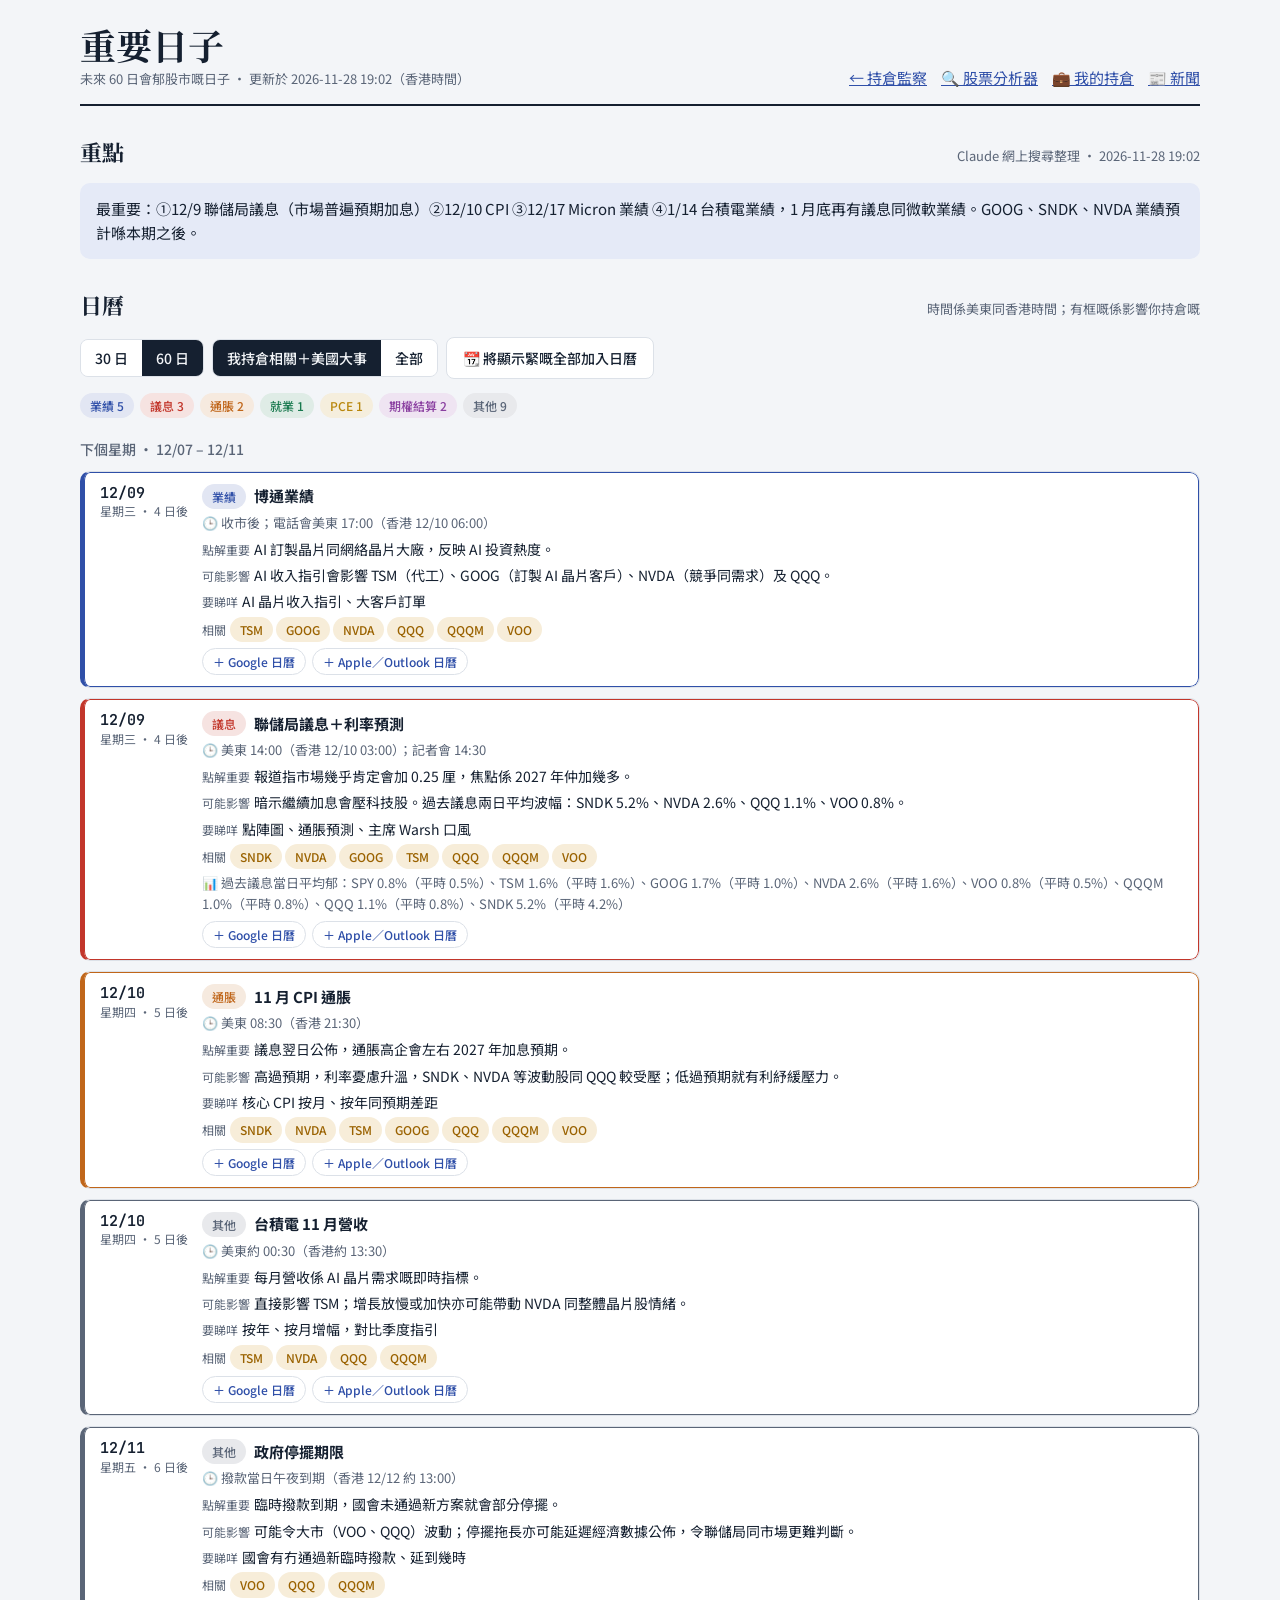
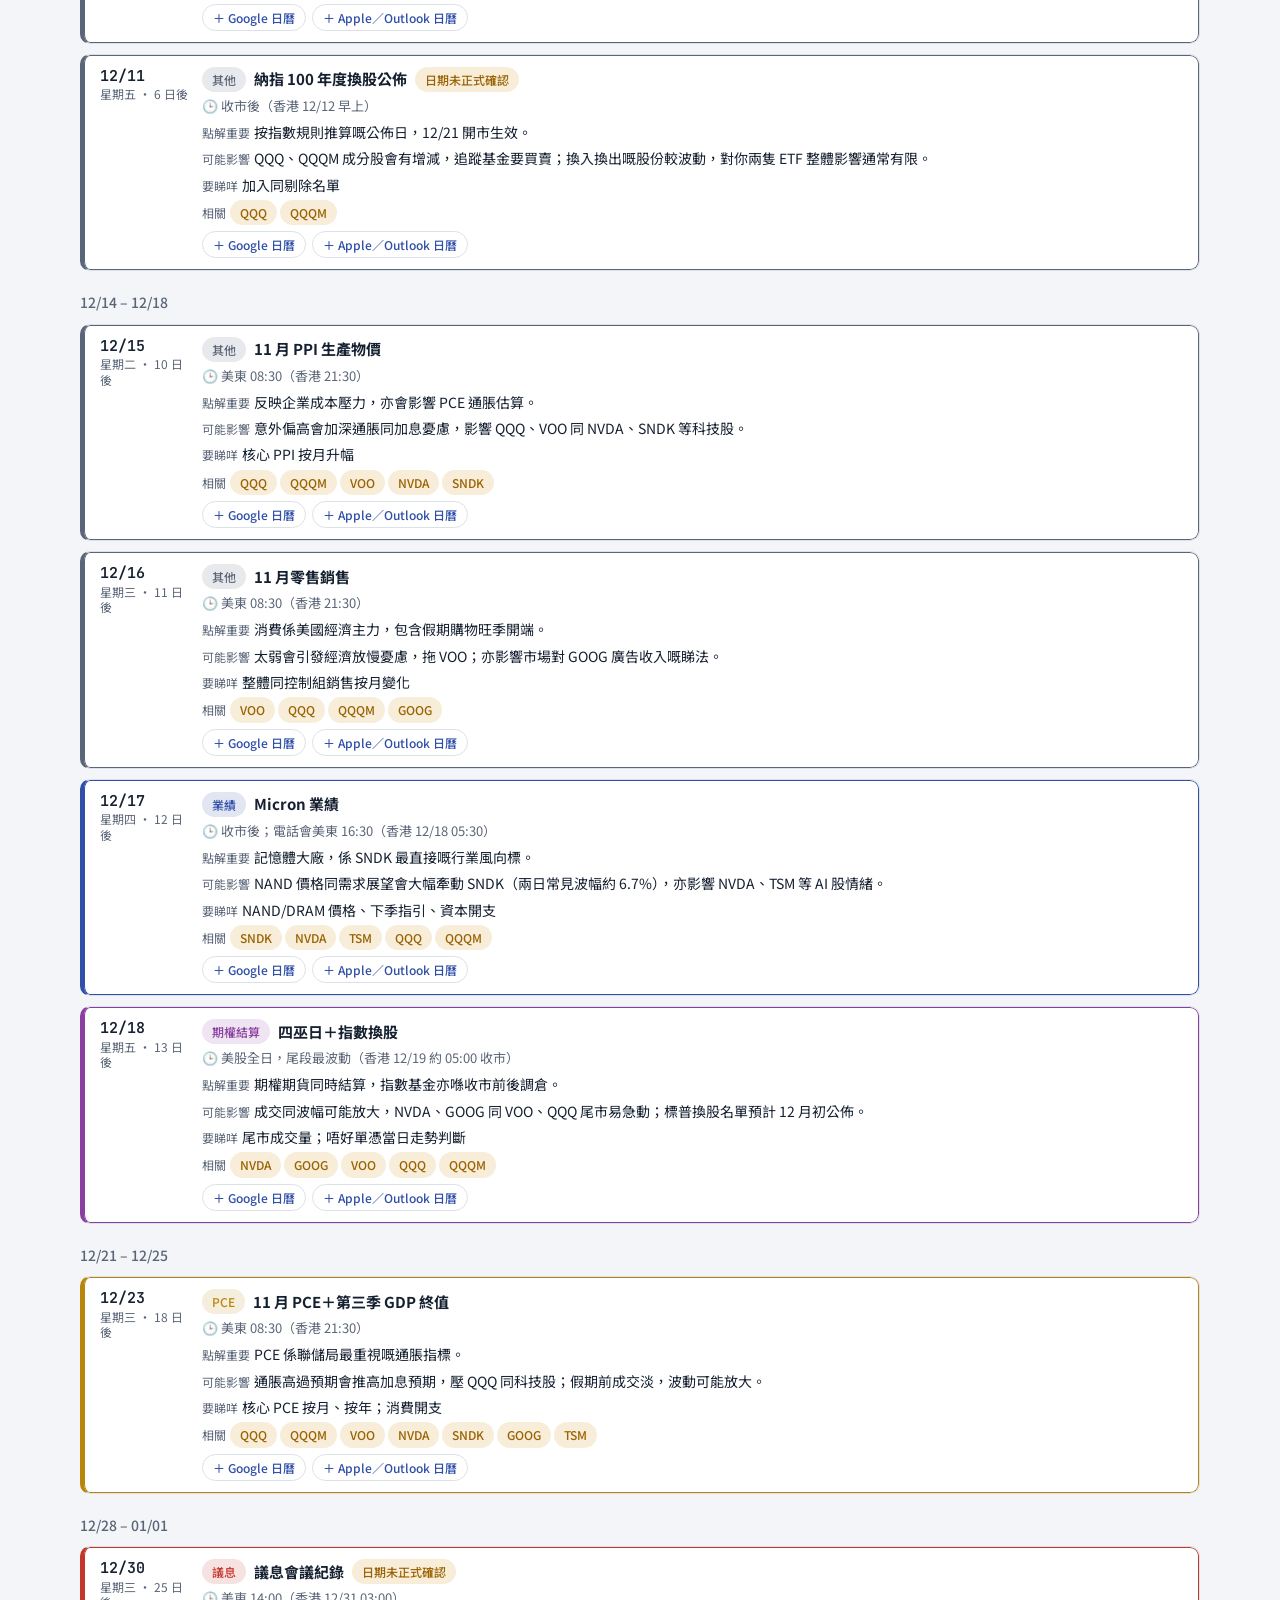
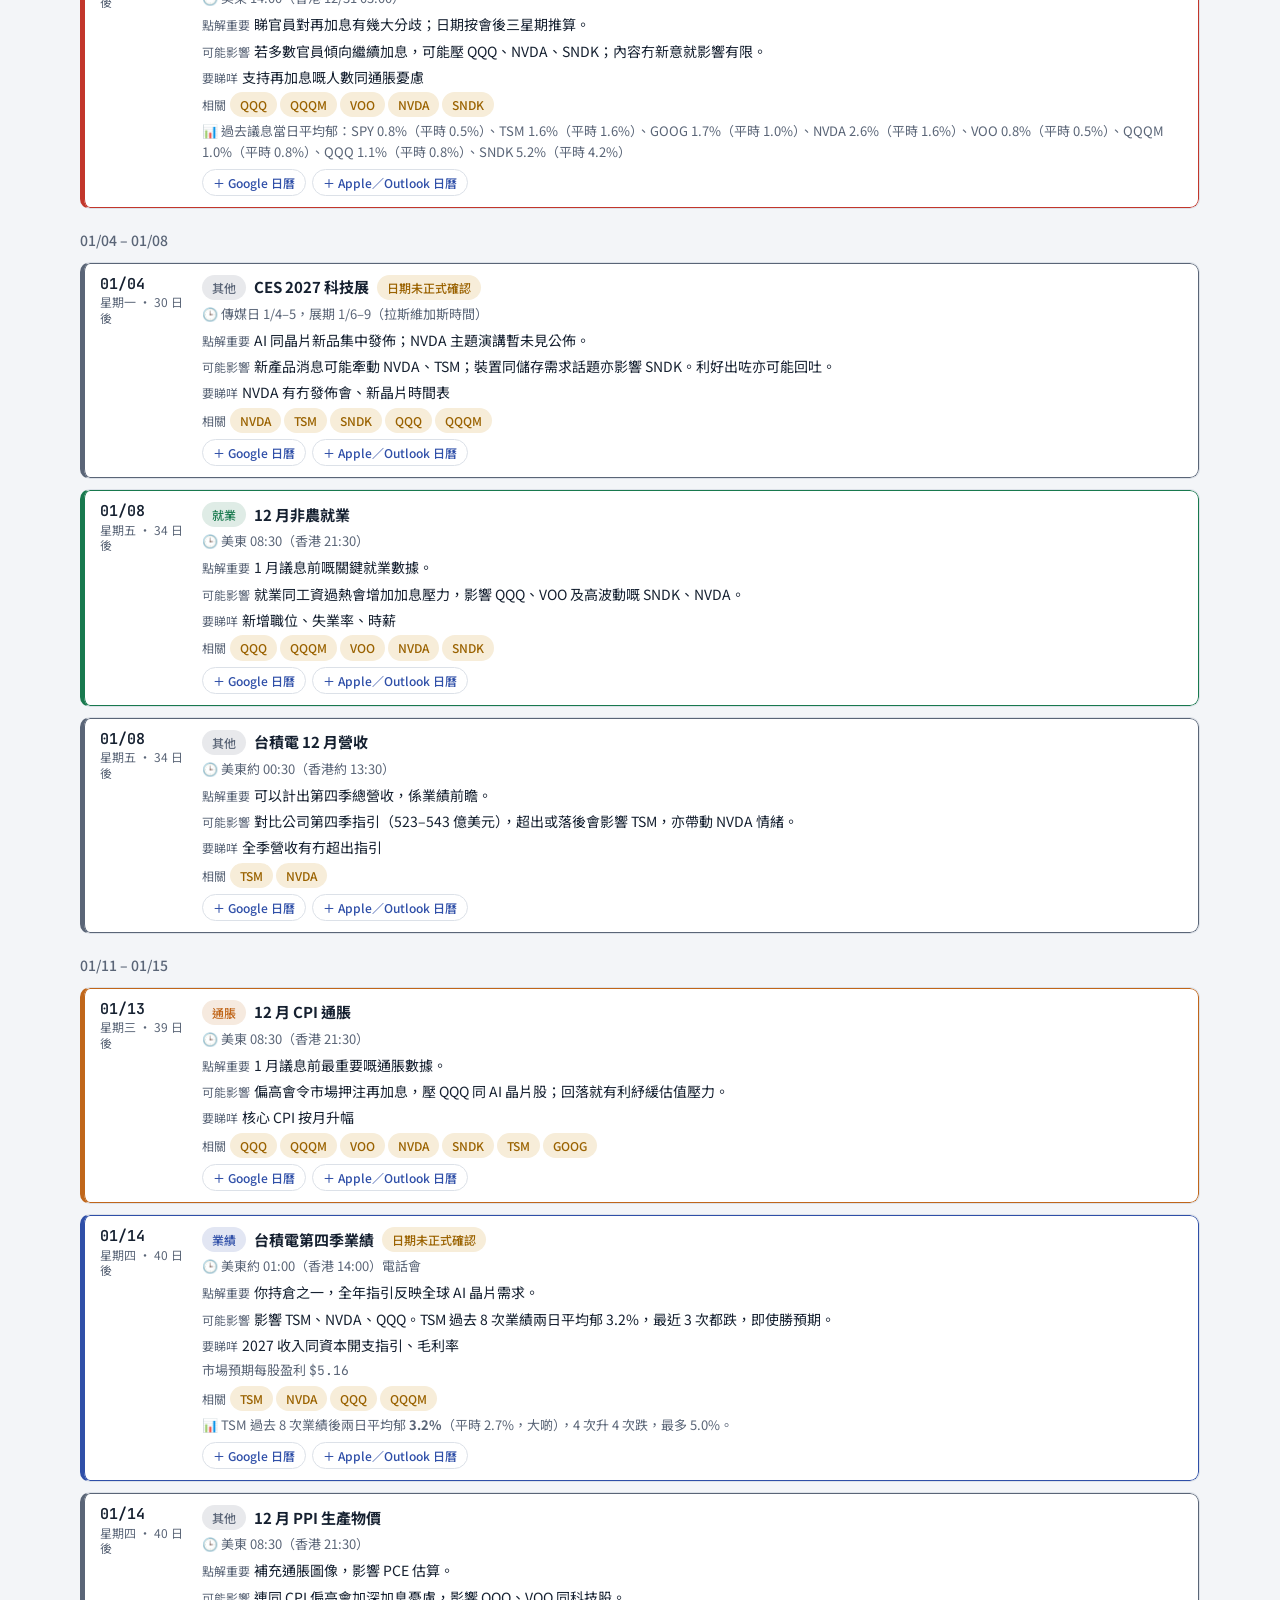
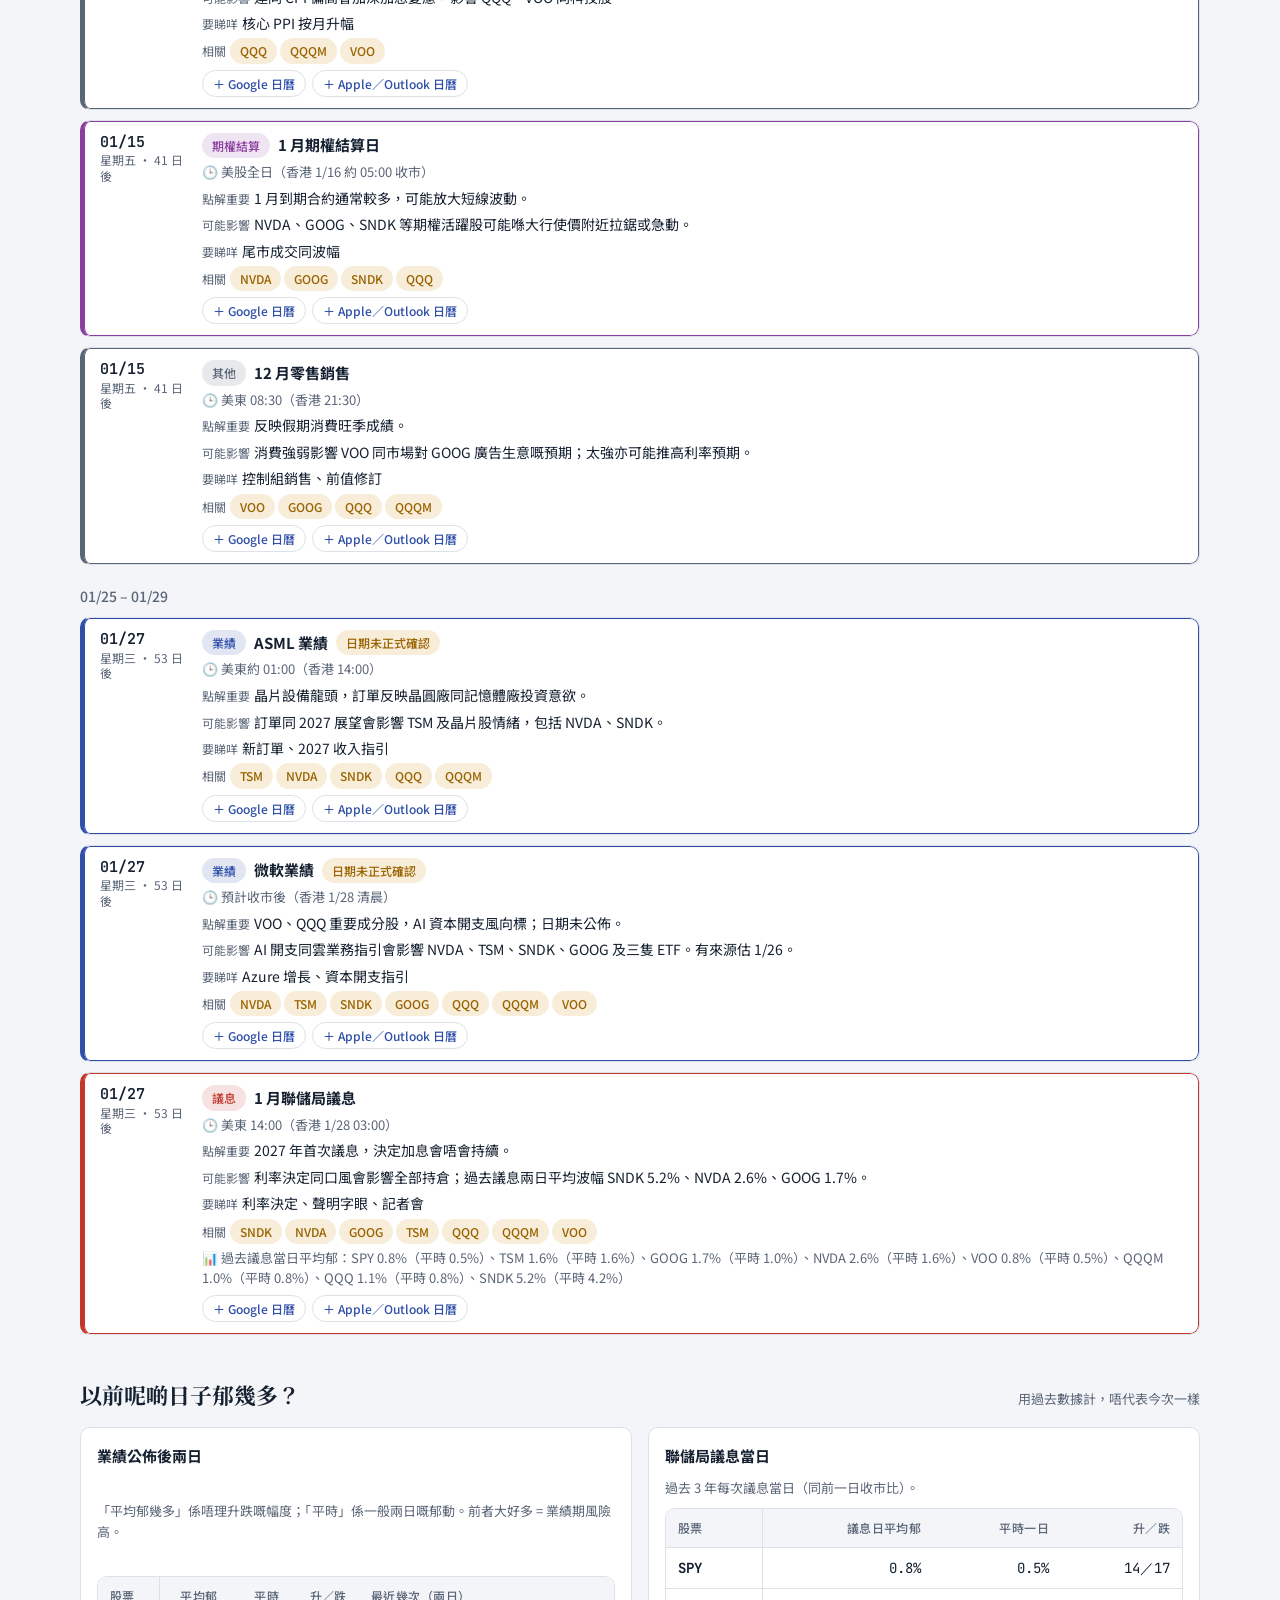
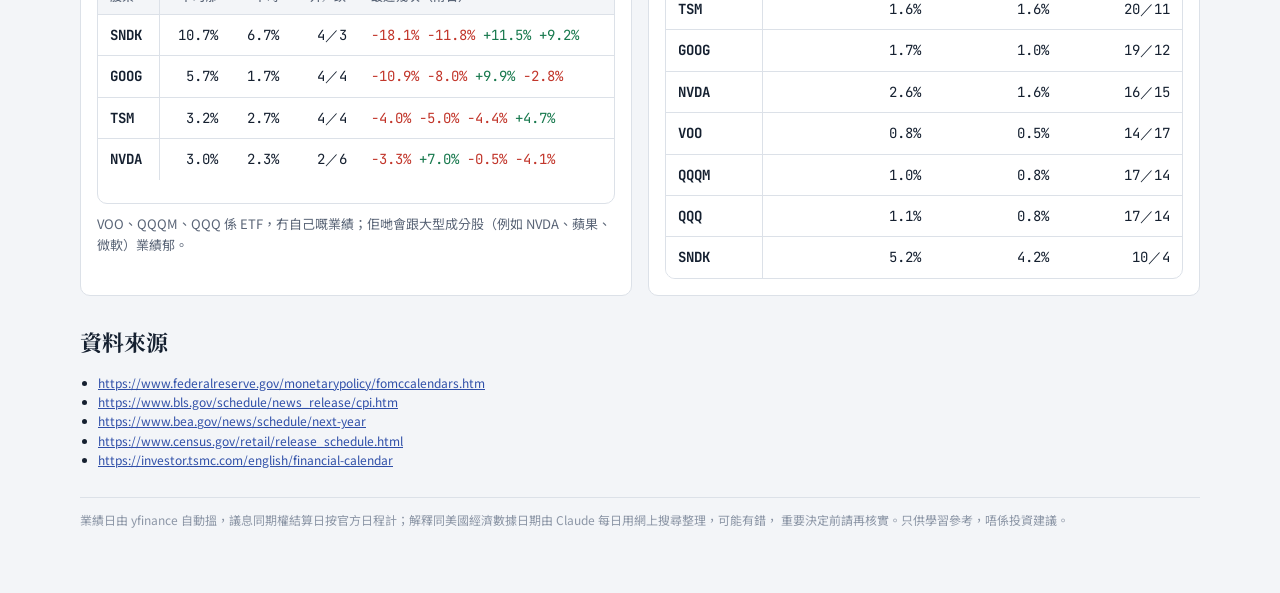
<file: events.html>
<!doctype html>
<html lang="zh-Hant">
<head>
<meta charset="utf-8">
<meta name="viewport" content="width=device-width, initial-scale=1, viewport-fit=cover">
<title>重要日子</title>
<link rel="preconnect" href="https://fonts.googleapis.com">
<link rel="preconnect" href="https://fonts.gstatic.com" crossorigin>
<link rel="stylesheet" href="https://fonts.googleapis.com/css2?family=Noto+Serif+TC:wght@600;700&family=Noto+Sans+TC:wght@400;500;700&family=JetBrains+Mono:wght@400;600&display=swap">
<link rel="stylesheet" href="pages.css">
<link rel="stylesheet" href="feed.css">
<style>
/* Layout: Claude's summary → filters → timeline grouped by week → past-reaction stats. */
header.top nav { gap: 14px; }
.tabs { display: inline-flex; border: 1px solid var(--line); border-radius: 8px; overflow: hidden; }
.tabs button { border: 0; border-radius: 0; background: var(--surface); color: var(--ink); padding: 7px 14px; }
.tabs button[aria-pressed="true"] { background: var(--ink); color: var(--bg); }
.summary { background: var(--accent-soft); border-radius: 10px; padding: 14px 16px; font-size: 15px; }
.week h3 { font-size: 14px; color: var(--muted); margin: 6px 0 0; font-weight: 500; }
.legend { display: flex; flex-wrap: wrap; gap: 6px; }
.sources { font-size: 12px; word-break: break-all; margin: 0; padding-left: 18px; }
</style>
</head>
<body>
<div class="wrap">
  <header class="top">
    <div>
      <h1>重要日子</h1>
      <div class="sub" id="sub">未來 60 日會郁股市嘅日子：業績、議息、通脹、就業數據…同埋點解重要</div>
    </div>
    <nav class="row"><a href="index.html">← 持倉監察</a><a href="analyzer.html">🔍 股票分析器</a><a href="portfolio.html">💼 我的持倉</a><a href="news.html">📰 新聞</a></nav>
  </header>

  <div id="msg" class="msg" hidden></div>

  <section id="sumsec" hidden>
    <div class="sec-head"><h2>重點</h2><span class="note" id="sumat"></span></div>
    <div class="summary" id="summary"></div>
  </section>

  <section>
    <div class="sec-head"><h2>日曆</h2><span class="note">時間係美東同香港時間；有框嘅係影響你持倉嘅</span></div>
    <div class="row">
      <div class="tabs" role="group" aria-label="日數">
        <button type="button" data-days="30" aria-pressed="false">30 日</button><button type="button" data-days="60" aria-pressed="true">60 日</button>
      </div>
      <div class="tabs" role="group" aria-label="範圍">
        <button type="button" data-scope="mine" aria-pressed="true">我持倉相關＋美國大事</button><button type="button" data-scope="all" aria-pressed="false">全部</button>
      </div>
      <button type="button" class="ghost" id="icsall">📆 將顯示緊嘅全部加入日曆</button>
    </div>
    <div class="legend" id="legend"></div>
    <div id="list"></div>
  </section>

  <section id="statsec" hidden>
    <div class="sec-head"><h2>以前呢啲日子郁幾多？</h2><span class="note">用過去數據計，唔代表今次一樣</span></div>
    <div class="panels">
      <div class="panel"><h3>業績公佈後兩日</h3><div class="note">「平均郁幾多」係唔理升跌嘅幅度；「平時」係一般兩日嘅郁動。前者大好多 = 業績期風險高。</div>
        <div class="table-wrap"><table id="earntab"></table></div></div>
      <div class="panel"><h3>聯儲局議息當日</h3><div class="note">過去 3 年每次議息當日（同前一日收市比）。</div>
        <div class="table-wrap"><table id="fomctab"></table></div></div>
    </div>
  </section>

  <section id="srcsec" hidden>
    <div class="sec-head"><h2>資料來源</h2></div>
    <ul class="sources" id="sources"></ul>
  </section>

  <footer>
    業績日由 yfinance 自動搵，議息同期權結算日按官方日程計；解釋同美國經濟數據日期由 Claude 每日用網上搜尋整理，可能有錯，
    重要決定前請再核實。只供學習參考，唔係投資建議。
  </footer>
</div>

<script src="feed.js"></script>
<script>
"use strict";
const HOLDINGS = {"TSM": {"qty": 7, "cost": 409.8}, "GOOG": {"qty": 6.5, "cost": 309.354}, "NVDA": {"qty": 8, "cost": 182.124}, "VOO": {"qty": 1.5901, "cost": 701.95}, "QQQM": {"qty": 3.7967, "cost": 294.042}, "QQQ": {"qty": 1.5407, "cost": 719.835}, "SNDK": {"qty": 1, "cost": 839.78}};
const $ = id => document.getElementById(id);
const { esc, pct, TYPE, parse, todayStr, addDays, monday } = FEED;
const store = {
  get(k) { try { return localStorage.getItem(k); } catch (e) { return null; } },
  set(k, v) { try { localStorage.setItem(k, v); } catch (e) { /* ignore */ } },
};

// holdings typed on 我的持倉 (this browser) win over the bot's record
function held() {
  try {
    const s = JSON.parse(store.get("my_holdings") || "null");
    if (s && Array.isArray(s.list) && s.list.length) return [...new Set(s.list.map(r => String(r.sym || "").toUpperCase()).filter(Boolean))];
  } catch (e) { /* fall back */ }
  return Object.keys(HOLDINGS || {});
}
const HELD = held();
let D = null, days = +(store.get("ev_days") || 60), scope = store.get("ev_scope") || "mine";

const ctx = { held: HELD, stats: {}, anchors: true };
const mine = e => FEED.about(e, HELD);
function shown(e) {
  if (scope === "all") return true;
  return e.type !== "earnings" || mine(e);   // macro events always shown; earnings only for stocks you hold (or that move them)
}

let SHOWN = [];

function render() {
  for (const b of document.querySelectorAll("[data-days]")) b.setAttribute("aria-pressed", +b.dataset.days === days);
  for (const b of document.querySelectorAll("[data-scope]")) b.setAttribute("aria-pressed", b.dataset.scope === scope);
  const today = todayStr(), end = addDays(today, days);
  const evs = (D.events || []).filter(e => e.date >= today && e.date <= end && shown(e));
  SHOWN = evs;
  const counts = {};
  for (const e of evs) counts[e.type] = (counts[e.type] || 0) + 1;
  $("legend").innerHTML = Object.entries(TYPE).filter(([k]) => counts[k])
    .map(([k, [l, c]]) => '<span class="chip tchip" style="--c:' + c + '">' + l + " " + counts[k] + "</span>").join("");
  if (!evs.length) { $("list").innerHTML = '<div class="empty">呢段時間冇搵到重要日子。</div>'; return; }
  const weeks = {};
  for (const e of evs) (weeks[monday(e.date)] = weeks[monday(e.date)] || []).push(e);
  $("list").innerHTML = Object.entries(weeks).map(([m, list]) => {
    const fri = addDays(m, 4);
    const label = m <= today ? "今個星期" : addDays(monday(today), 7) === m ? "下個星期" : "";
    return '<div class="week" style="display:grid;gap:10px;margin-bottom:14px"><h3>' + (label ? label + " · " : "") +
      m.slice(5).replace("-", "/") + " – " + fri.slice(5).replace("-", "/") + "</h3>" + list.map(e => FEED.evCard(e, ctx)).join("") + "</div>";
  }).join("");
  if (location.hash) { const el = document.getElementById(decodeURIComponent(location.hash.slice(1))); if (el) el.scrollIntoView({ block: "center" }); }
}

function statsTables() {
  const st = D.stats || {};
  const syms = [...new Set(HELD.concat(D.holdings || []))].filter(s => st[s]);
  const noEarn = syms.filter(s => !st[s].earn);
  const er = syms.filter(s => st[s].earn).sort((a, b) => st[b].earn.avgAbs - st[a].earn.avgAbs);
  $("earntab").innerHTML = "<thead><tr><th>股票</th><th class=\"r\">平均郁</th><th class=\"r\">平時</th><th class=\"r\">升／跌</th><th>最近幾次（兩日）</th></tr></thead><tbody>" +
    (er.length ? er.map(s => {
      const x = st[s].earn;
      return "<tr><td class=\"num\"><b>" + esc(s) + "</b></td><td class=\"r num\">" + pct(x.avgAbs, 1, false) + "</td><td class=\"r num\">" + pct(st[s].typical2d, 1, false) +
        "</td><td class=\"r num\">" + x.up + "／" + (x.n - x.up) + "</td><td class=\"num\">" +
        x.last.slice(0, 4).map(l => '<span class="' + (l.move > 0 ? "gain" : "loss") + '" title="' + esc(l.date) + '">' + pct(l.move, 1) + "</span>").join(" ") + "</td></tr>";
    }).join("") : '<tr><td colspan="5" class="note">冇數據</td></tr>') + "</tbody>";
  const fr = ["SPY"].concat(syms.filter(s => s !== "SPY")).filter(s => st[s] && st[s].fomc);
  $("fomctab").innerHTML = "<thead><tr><th>股票</th><th class=\"r\">議息日平均郁</th><th class=\"r\">平時一日</th><th class=\"r\">升／跌</th></tr></thead><tbody>" +
    fr.map(s => { const x = st[s].fomc;
      return "<tr><td class=\"num\"><b>" + esc(s) + "</b></td><td class=\"r num\">" + pct(x.avgAbs, 1, false) + "</td><td class=\"r num\">" + pct(st[s].typical1d, 1, false) +
        "</td><td class=\"r num\">" + x.up + "／" + (x.n - x.up) + "</td></tr>"; }).join("") + "</tbody>";
  const missing = HELD.filter(s => !st[s]);
  const notes = [];
  if (noEarn.length) notes.push(noEarn.join("、") + " 係 ETF，冇自己嘅業績；佢哋會跟大型成分股（例如 NVDA、蘋果、微軟）業績郁。");
  if (missing.length) notes.push(missing.join("、") + " 未有統計（只會計機械人名單入面嘅股票），聽日更新後會加入。");
  if (notes.length) $("earntab").closest(".panel").insertAdjacentHTML("beforeend", '<div class="note">' + esc(notes.join(" ")) + "</div>");
  $("statsec").hidden = false;
}

async function start() {
  try {
    const r = await fetch("events.json", { cache: "no-cache" });
    if (!r.ok) throw new Error(r.status);
    D = await r.json();
    ctx.stats = D.stats || {};
  } catch (e) {
    $("msg").hidden = false; $("msg").textContent = "載入唔到重要日子資料，請遲啲再試。"; return;
  }
  $("sub").textContent = "未來 " + D.days + " 日會郁股市嘅日子 · 更新於 " + String(D.generated || "").replace("T", " ").slice(0, 16) + "（香港時間）";
  if (D.summary) {
    $("summary").textContent = D.summary;
    $("sumat").textContent = "Claude 網上搜尋整理 · " + String(D.claude_at || "").replace("T", " ").slice(0, 16);
    $("sumsec").hidden = false;
  }
  if (!D.claude_ok) { $("msg").hidden = false; $("msg").textContent = "今日 Claude 未能更新解釋，暫時只顯示自動計算嘅日子（業績、議息、期權結算）。"; }
  else if (D.claude_at && D.generated && D.claude_at.slice(0, 10) !== D.generated.slice(0, 10)) {
    $("msg").hidden = false; $("msg").textContent = "解釋係 " + D.claude_at.slice(0, 10) + " 整理嘅，今日更新失敗，日子可能有變。";
  }
  if ((D.sources || []).length) {
    $("sources").innerHTML = D.sources.filter(u => /^https?:\/\//.test(u)).map(u => '<li><a href="' + esc(u) + '" target="_blank" rel="noopener">' + esc(u) + "</a></li>").join("");
    $("srcsec").hidden = false;
  }
  for (const b of document.querySelectorAll("[data-days]")) b.onclick = () => { days = +b.dataset.days; store.set("ev_days", days); render(); };
  for (const b of document.querySelectorAll("[data-scope]")) b.onclick = () => { scope = b.dataset.scope; store.set("ev_scope", scope); render(); };
  FEED.bindIcs($("list"), () => SHOWN);
  $("icsall").onclick = () => SHOWN.length && FEED.ics(SHOWN);
  render();
  statsTables();
}
start();
</script>
</body>
</html>
</file>
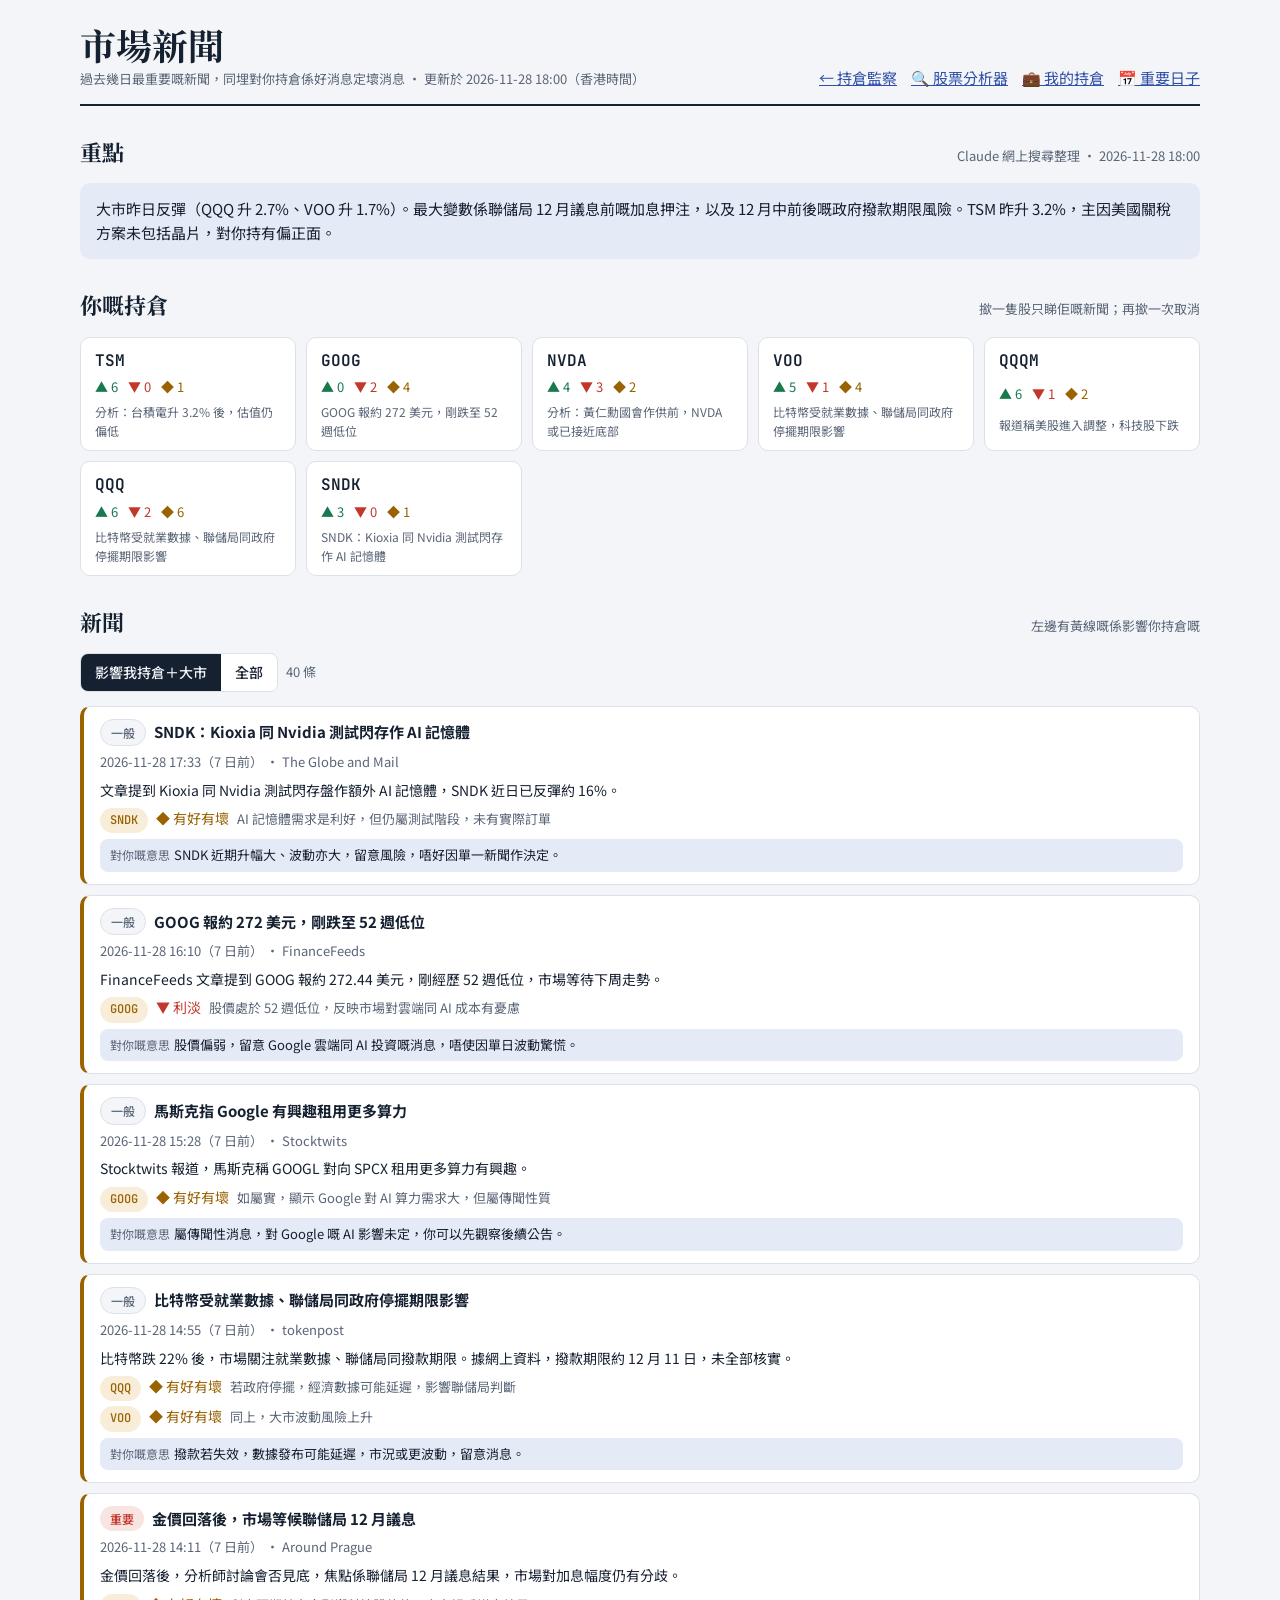
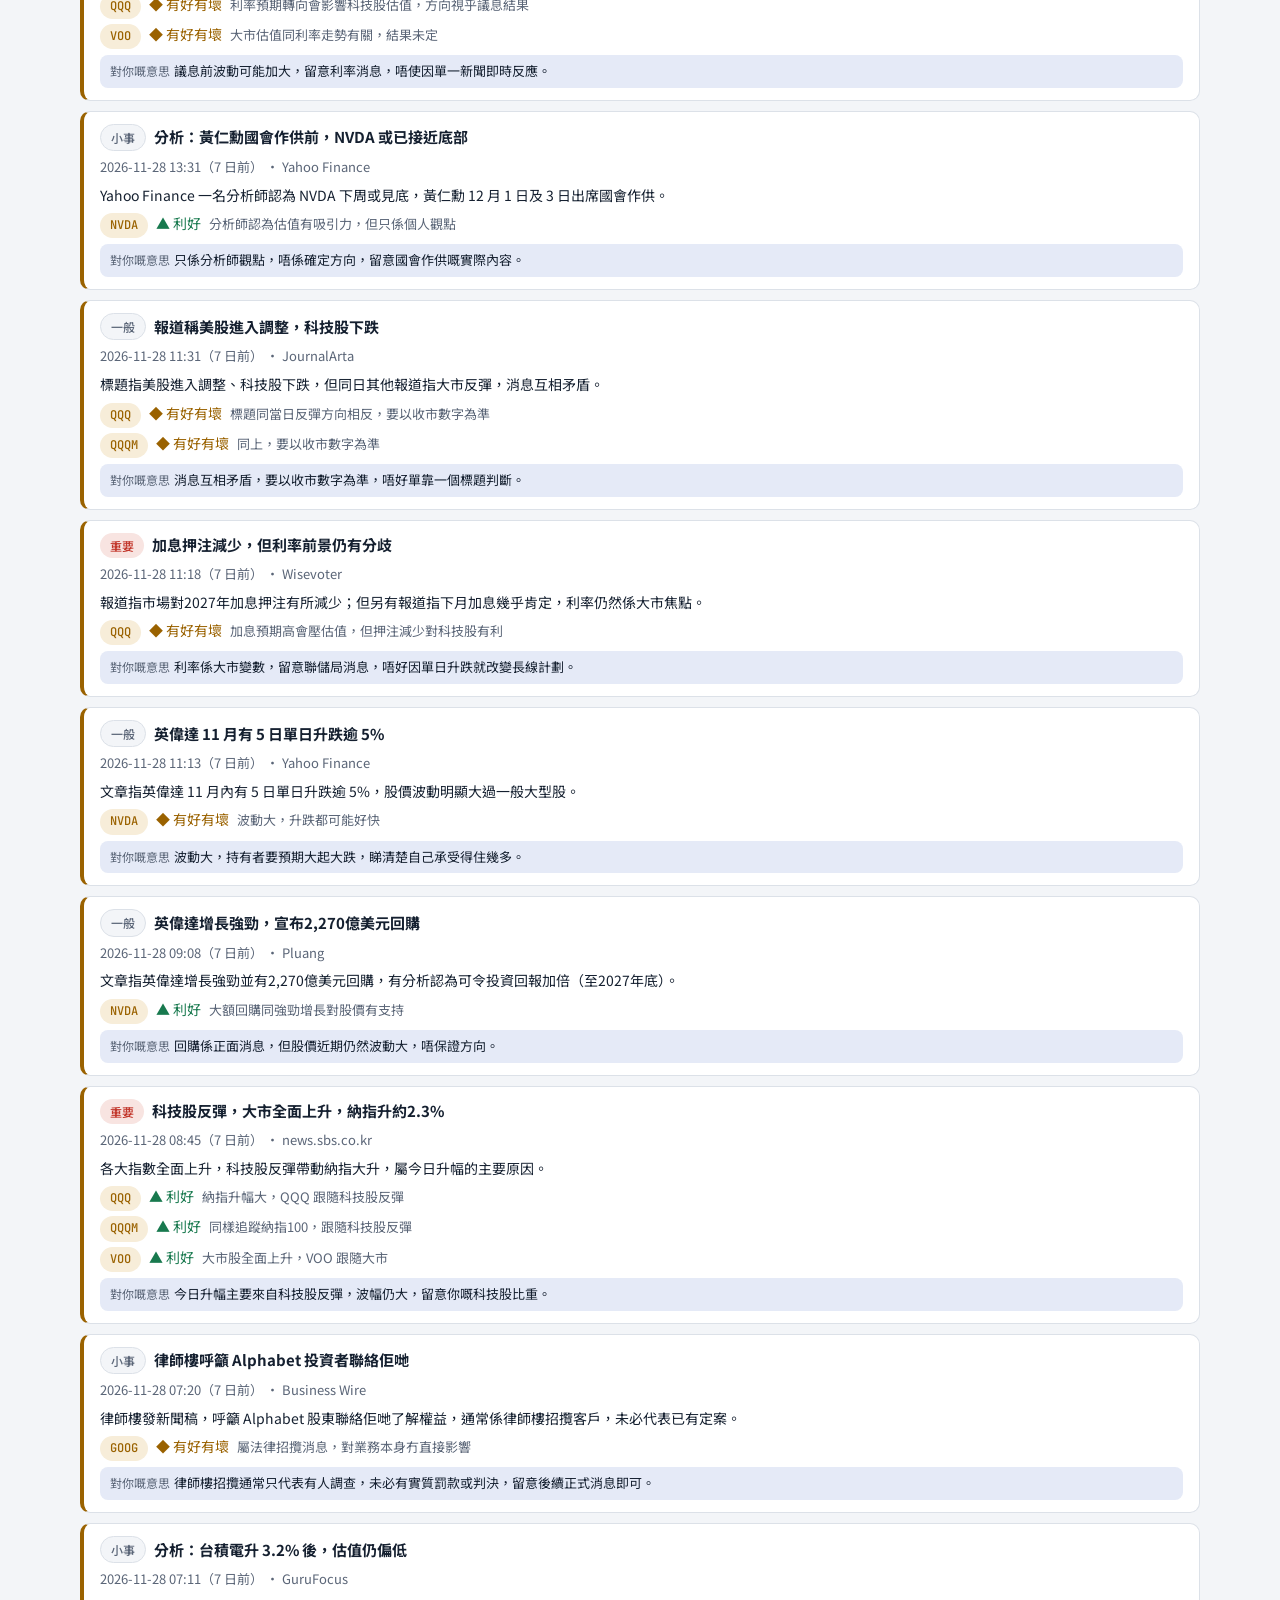
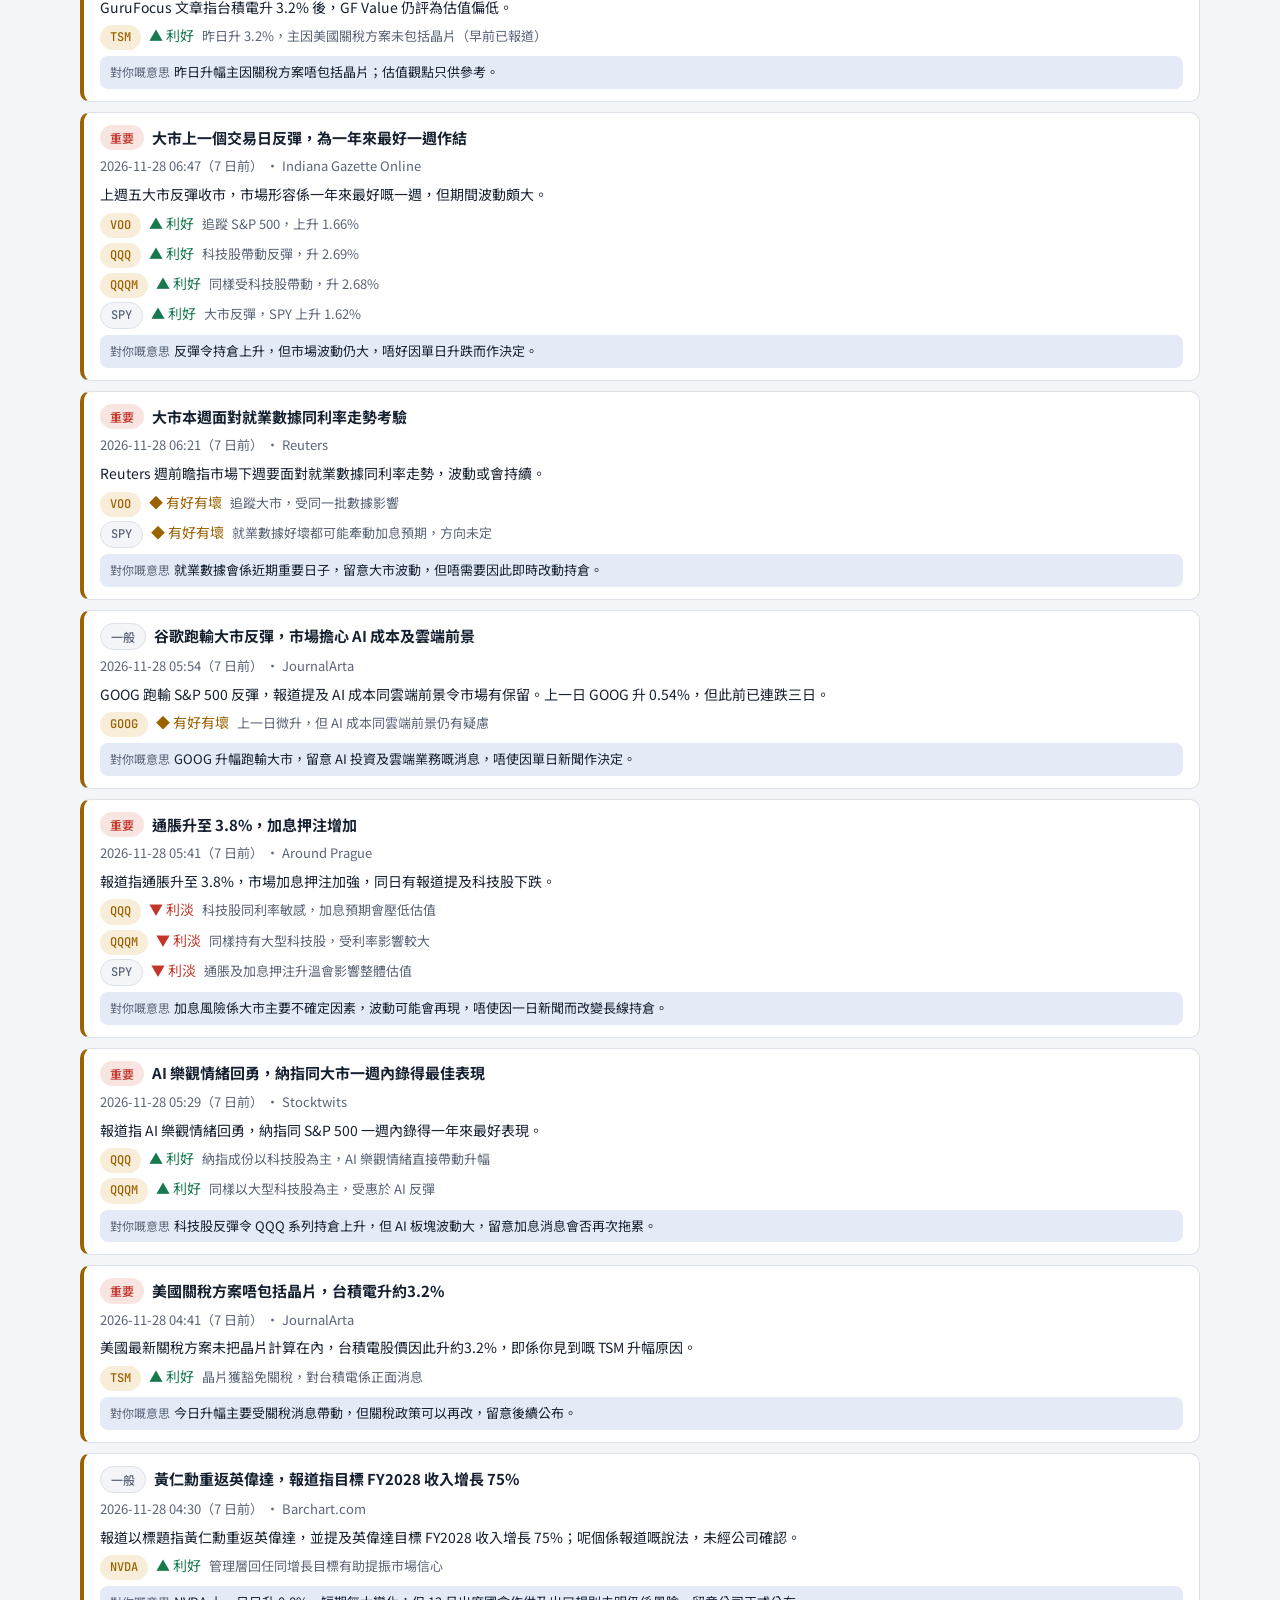
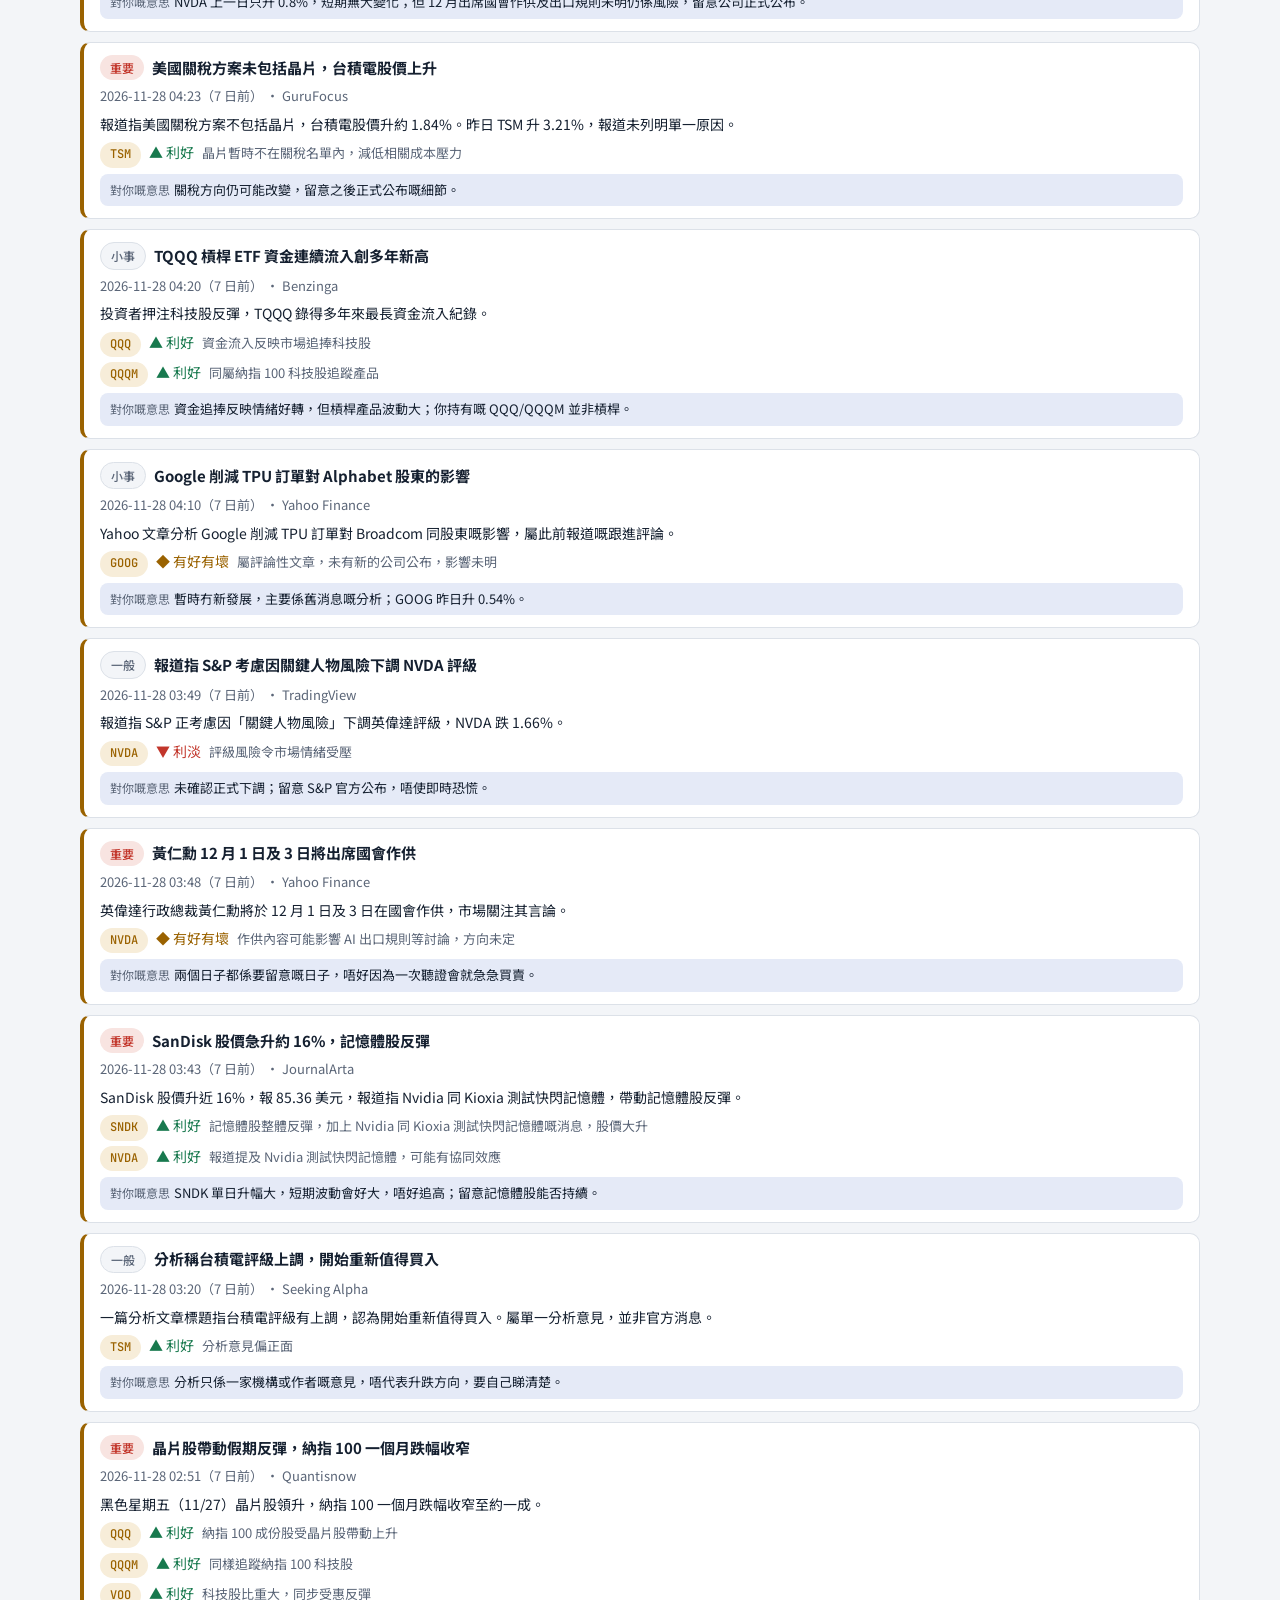
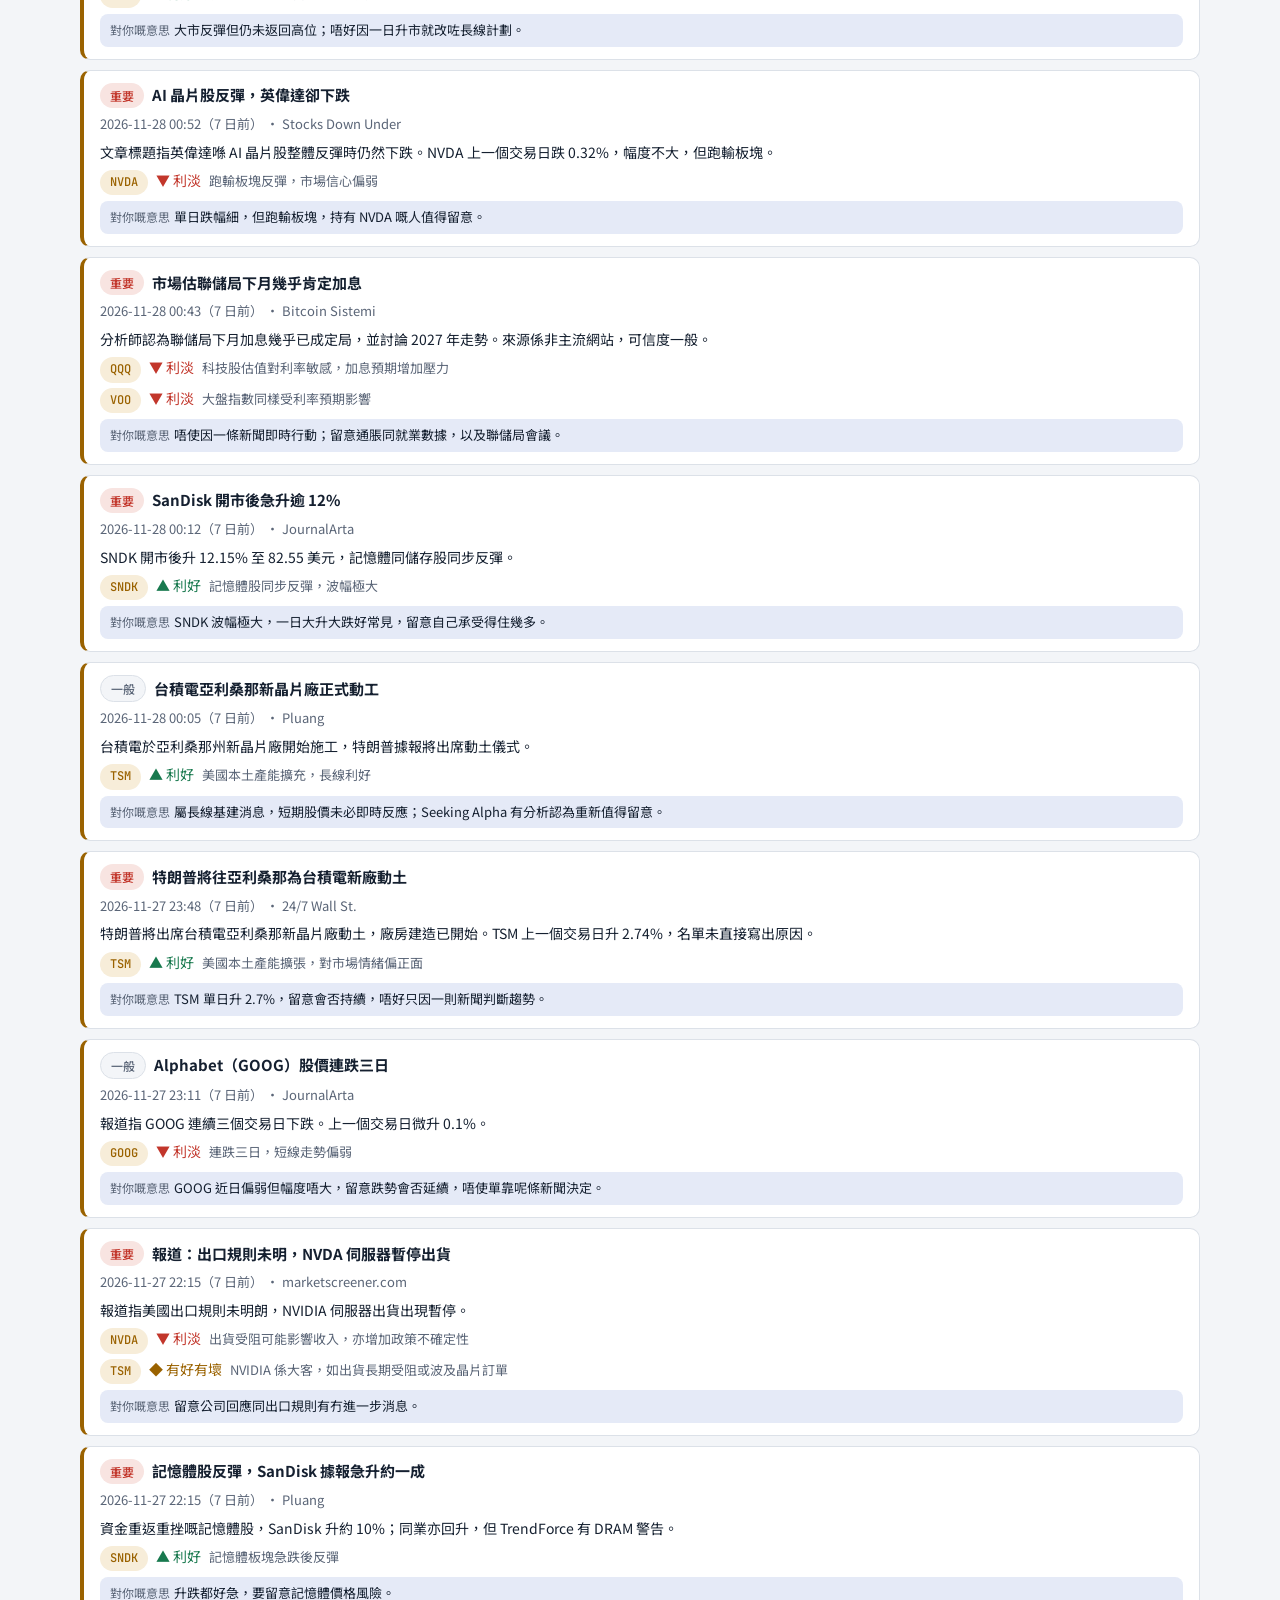
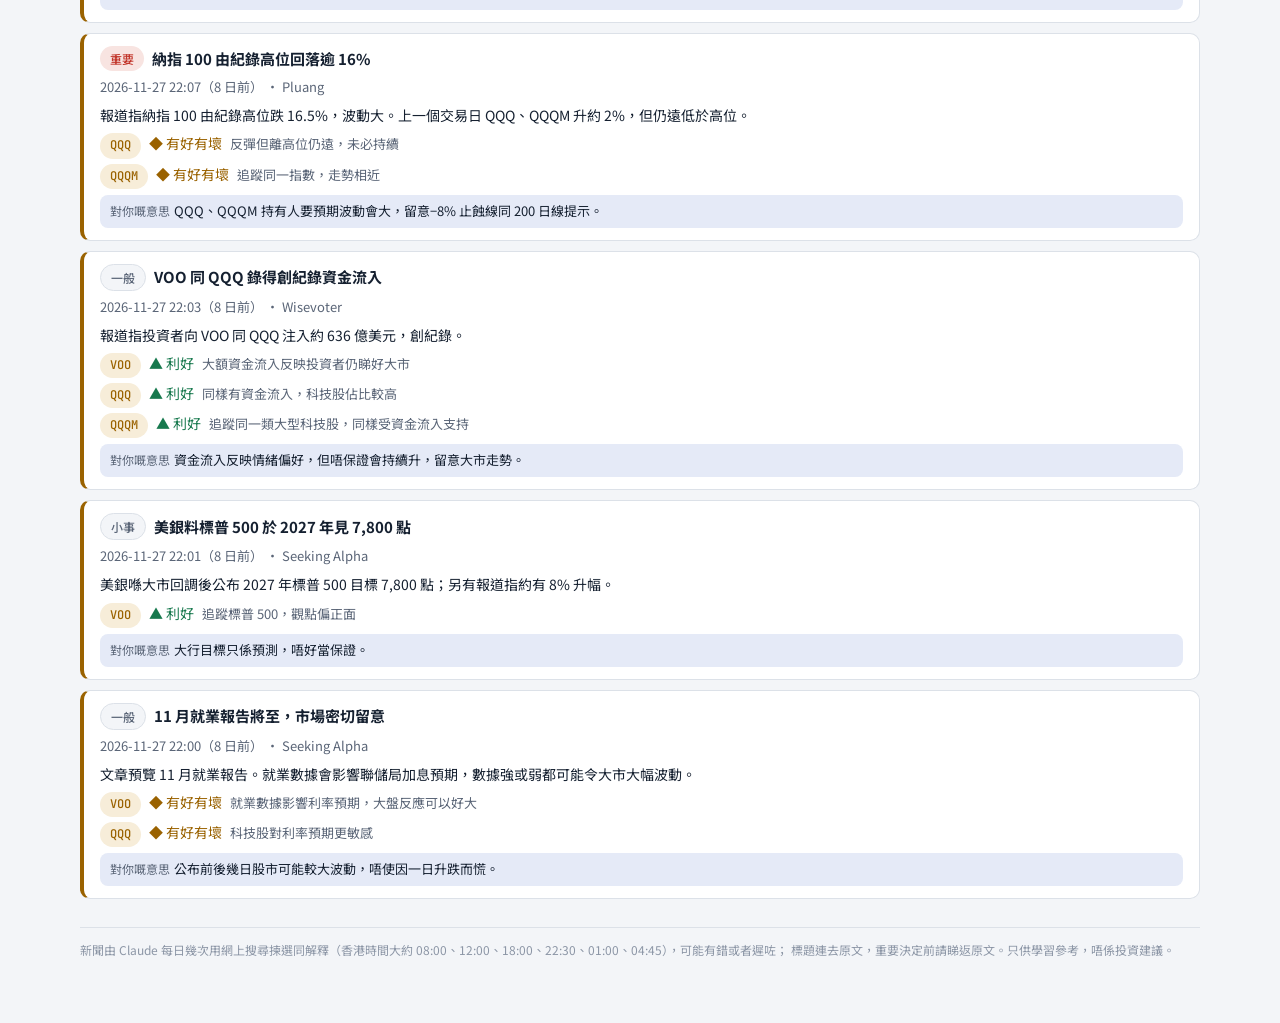
<file: news.html>
<!DOCTYPE html>
<html lang="zh-Hant-HK">
<head>
<meta charset="utf-8">
<meta name="viewport" content="width=device-width, initial-scale=1">
<title>市場新聞</title>
<link rel="preconnect" href="https://fonts.googleapis.com">
<link rel="preconnect" href="https://fonts.gstatic.com" crossorigin>
<link rel="stylesheet" href="https://fonts.googleapis.com/css2?family=Noto+Serif+TC:wght@600;700&family=Noto+Sans+TC:wght@400;500;700&family=JetBrains+Mono:wght@400;600&display=swap">
<link rel="stylesheet" href="pages.css">
<link rel="stylesheet" href="feed.css">
<style>
/* Layout: Claude's summary → per-holding tally (good / bad news count) → filters → news feed. */
header.top nav { gap: 14px; }
.tabs { display: inline-flex; border: 1px solid var(--line); border-radius: 8px; overflow: hidden; }
.tabs button { border: 0; border-radius: 0; background: var(--surface); color: var(--ink); padding: 7px 14px; }
.tabs button[aria-pressed="true"] { background: var(--ink); color: var(--bg); }
.summary { background: var(--accent-soft); border-radius: 10px; padding: 14px 16px; font-size: 15px; }
.tally { display: grid; grid-template-columns: repeat(auto-fill, minmax(190px, 1fr)); gap: 10px; }
.tally button { text-align: left; display: grid; gap: 4px; background: var(--surface); color: var(--ink); border: 1px solid var(--line);
  border-radius: 10px; padding: 10px 14px; font-weight: 400; }
.tally button[aria-pressed="true"] { border-color: var(--accent); box-shadow: inset 0 0 0 1px var(--accent); }
.tally .sym { font-family: var(--font-num); font-weight: 600; font-size: 16px; }
.tally .cnt { font-size: 13px; display: flex; gap: 10px; }
.tally .last { font-size: 12px; color: var(--muted); overflow: hidden; display: -webkit-box; -webkit-line-clamp: 2; -webkit-box-orient: vertical; }
</style>
</head>
<body>
<div class="wrap">
  <header class="top">
    <div>
      <h1>市場新聞</h1>
      <div class="sub" id="sub">過去幾日最重要嘅新聞，同埋對你持倉係好消息定壞消息</div>
    </div>
    <nav class="row"><a href="index.html">← 持倉監察</a><a href="analyzer.html">🔍 股票分析器</a><a href="portfolio.html">💼 我的持倉</a><a href="events.html">📅 重要日子</a></nav>
  </header>

  <div id="msg" class="msg" hidden></div>

  <section id="sumsec" hidden>
    <div class="sec-head"><h2>重點</h2><span class="note" id="sumat"></span></div>
    <div class="summary" id="summary"></div>
  </section>

  <section id="tallysec" hidden>
    <div class="sec-head"><h2>你嘅持倉</h2><span class="note">撳一隻股只睇佢嘅新聞；再撳一次取消</span></div>
    <div class="tally" id="tally"></div>
  </section>

  <section>
    <div class="sec-head"><h2>新聞</h2><span class="note">左邊有黃線嘅係影響你持倉嘅</span></div>
    <div class="row">
      <div class="tabs" role="group" aria-label="範圍">
        <button type="button" data-scope="mine" aria-pressed="true">影響我持倉＋大市</button><button type="button" data-scope="all" aria-pressed="false">全部</button>
      </div>
      <span class="note" id="count"></span>
    </div>
    <div class="feed" id="feed"></div>
  </section>

  <footer>
    新聞由 Claude 每日幾次用網上搜尋揀選同解釋（香港時間大約 08:00、12:00、18:00、22:30、01:00、04:45），可能有錯或者遲咗；
    標題連去原文，重要決定前請睇返原文。只供學習參考，唔係投資建議。
  </footer>
</div>

<script src="feed.js"></script>
<script>
"use strict";
const HOLDINGS = {"TSM": {"qty": 7, "cost": 409.8}, "GOOG": {"qty": 6.5, "cost": 309.354}, "NVDA": {"qty": 8, "cost": 182.124}, "VOO": {"qty": 1.5901, "cost": 701.95}, "QQQM": {"qty": 3.7967, "cost": 294.042}, "QQQ": {"qty": 1.5407, "cost": 719.835}, "SNDK": {"qty": 1, "cost": 839.78}};
const $ = id => document.getElementById(id);
const { esc, up } = FEED;
const store = {
  get(k) { try { return localStorage.getItem(k); } catch (e) { return null; } },
  set(k, v) { try { localStorage.setItem(k, v); } catch (e) { /* ignore */ } },
};

// holdings typed on 我的持倉 (this browser) win over the bot's record
function held() {
  try {
    const s = JSON.parse(store.get("my_holdings") || "null");
    if (s && Array.isArray(s.list) && s.list.length) return [...new Set(s.list.map(r => up(r.sym)).filter(Boolean))];
  } catch (e) { /* fall back */ }
  return Object.keys(HOLDINGS || {});
}
const HELD = held();
const ctx = { held: HELD };
let D = null, scope = store.get("nw_scope") || "mine", pick = null;

function shown(n) {
  if (pick) return (n.affects || []).some(a => up(a.sym) === pick);
  return scope === "all" || n.scope === "market" || FEED.newsAbout(n, HELD);
}

function tally() {
  const items = D.items || [];
  $("tally").innerHTML = HELD.map(s => {
    const mine = items.filter(n => (n.affects || []).some(a => up(a.sym) === s));
    const dirs = mine.map(n => n.affects.find(a => up(a.sym) === s).dir);
    const c = d => dirs.filter(x => x === d).length;
    return '<button type="button" data-pick="' + esc(s) + '" aria-pressed="' + (pick === s) + '"><span class="sym">' + esc(s) + "</span>" +
      (mine.length ? '<span class="cnt"><span class="gain">▲ ' + c("up") + '</span><span class="loss">▼ ' + c("down") + '</span><span class="warn">◆ ' + c("mixed") + "</span></span>" +
        '<span class="last">' + esc(mine[0].headline) + "</span>" : '<span class="last">呢幾日冇直接相關新聞</span>') + "</button>";
  }).join("");
  $("tallysec").hidden = !HELD.length;
}

function render() {
  for (const b of document.querySelectorAll("[data-scope]")) b.setAttribute("aria-pressed", !pick && b.dataset.scope === scope);
  for (const b of document.querySelectorAll("[data-pick]")) b.setAttribute("aria-pressed", b.dataset.pick === pick);
  const list = (D.items || []).filter(shown);
  $("count").textContent = (pick ? pick + "：" : "") + list.length + " 條";
  $("feed").innerHTML = list.length ? list.map(n => FEED.newsCard(n, ctx)).join("")
    : '<div class="empty">' + (pick ? "呢幾日冇搵到 " + esc(pick) + " 嘅新聞。" : "暫時冇新聞。") + "</div>";
}

async function start() {
  try {
    const r = await fetch("news.json", { cache: "no-cache" });
    if (!r.ok) throw new Error(r.status);
    D = await r.json();
  } catch (e) {
    $("msg").hidden = false; $("msg").textContent = "載入唔到新聞，請遲啲再試。"; return;
  }
  const at = String(D.claude_at || "").replace("T", " ").slice(0, 16);
  $("sub").textContent = "過去幾日最重要嘅新聞，同埋對你持倉係好消息定壞消息 · 更新於 " + at + "（香港時間）";
  if (D.summary) { $("summary").textContent = D.summary; $("sumat").textContent = "Claude 網上搜尋整理 · " + at; $("sumsec").hidden = false; }
  if (!D.claude_ok) { $("msg").hidden = false; $("msg").textContent = "最近一次更新失敗，而家顯示 " + at + " 嘅新聞。"; }
  for (const b of document.querySelectorAll("[data-scope]")) b.onclick = () => { scope = b.dataset.scope; pick = null; store.set("nw_scope", scope); render(); };
  $("tally").addEventListener("click", ev => {
    const b = ev.target.closest("[data-pick]");
    if (!b) return;
    pick = pick === b.dataset.pick ? null : b.dataset.pick;
    render();
    $("feed").scrollIntoView({ behavior: "smooth", block: "start" });
  });
  const h = up(decodeURIComponent(location.hash.slice(1)));
  if (h) pick = h;
  tally();
  render();
}
start();
</script>
</body>
</html>
</file>
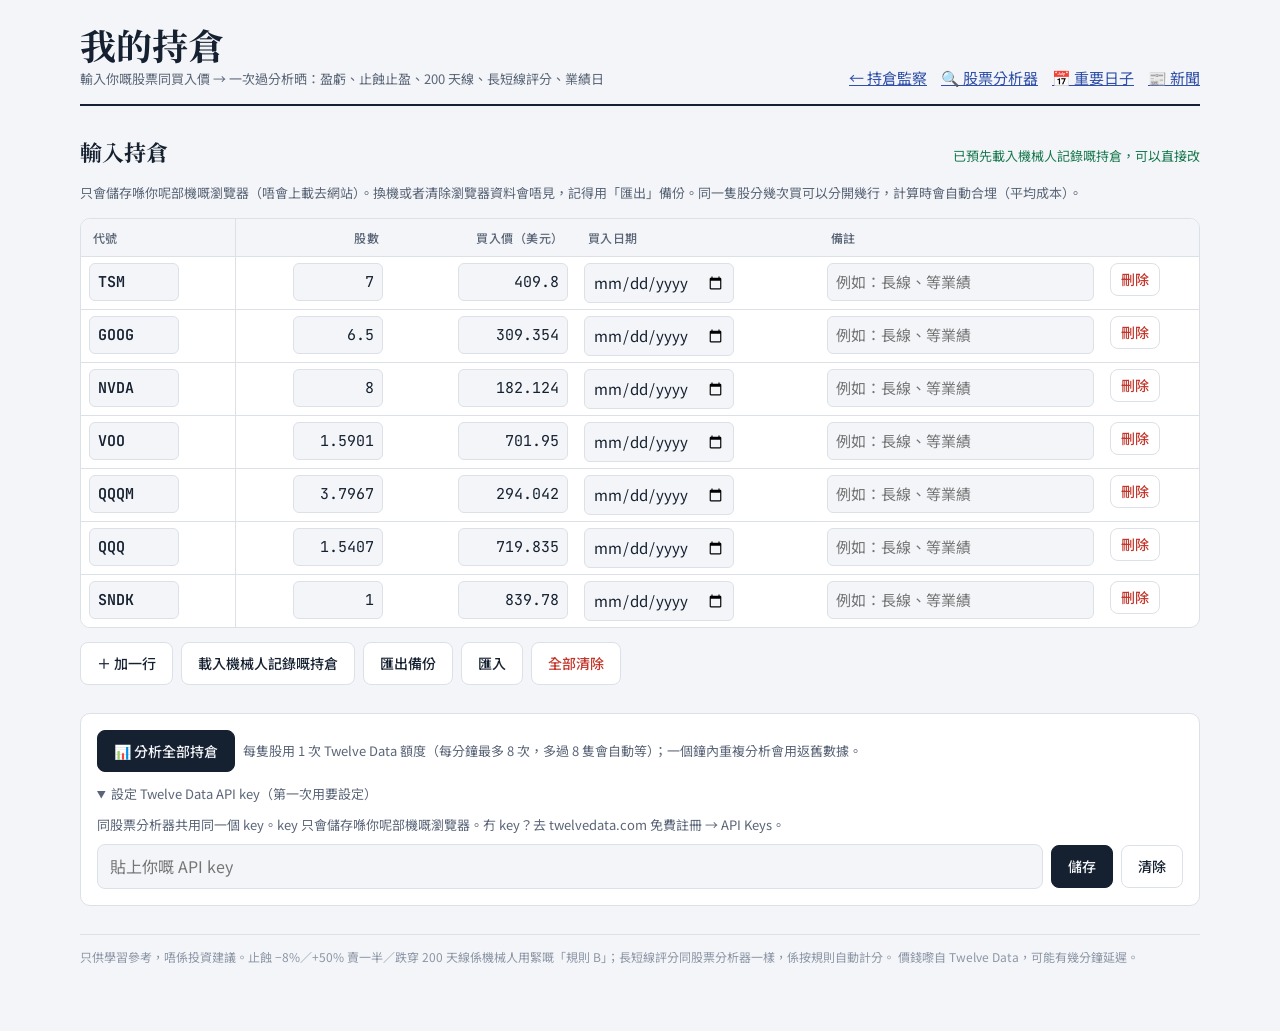
<file: portfolio.html>
<!doctype html>
<html lang="zh-Hant">
<head>
<meta charset="utf-8">
<meta name="viewport" content="width=device-width, initial-scale=1, viewport-fit=cover">
<title>我的持倉</title>
<link rel="preconnect" href="https://fonts.googleapis.com">
<link rel="preconnect" href="https://fonts.gstatic.com" crossorigin>
<link rel="stylesheet" href="https://fonts.googleapis.com/css2?family=Noto+Serif+TC:wght@600;700&family=Noto+Sans+TC:wght@400;500;700&family=JetBrains+Mono:wght@400;600&display=swap">
<link rel="stylesheet" href="pages.css">
<style>
/* Layout: holdings editor (saved in this browser only) → analyse button → portfolio summary → one row per stock. */
header.top nav { gap: 14px; }
.ed td { padding: 6px 8px; }
.ed input { font: inherit; font-size: 15px; padding: 6px 8px; border: 1px solid var(--line); border-radius: 6px; background: var(--bg);
  color: var(--ink); width: 100%; min-width: 0; }
.ed input.n { font-family: var(--font-num); text-align: right; }
.ed input.sy { font-family: var(--font-num); font-weight: 600; text-transform: uppercase; width: 90px; }
.ed input.bad { border-color: var(--loss); background: var(--loss-soft); }
.ed .x { padding: 4px 10px; background: var(--surface); color: var(--loss); border-color: var(--line); }
.saved { font-size: 13px; color: var(--gain); }
.bar { display: flex; height: 28px; border-radius: 8px; overflow: hidden; border: 1px solid var(--line); }
.bar span { display: block; height: 100%; background: var(--c); border-right: 2px solid var(--surface); min-width: 2px; }
.barlegend { display: flex; flex-wrap: wrap; gap: 4px 14px; font-size: 13px; color: var(--muted); }
.barlegend span::before { content: ""; display: inline-block; width: 10px; height: 10px; border-radius: 2px; background: var(--c);
  margin-right: 6px; vertical-align: -1px; }
.warns { margin: 0; padding-left: 20px; font-size: 14px; display: grid; gap: 4px; }
.why td { background: var(--bg); white-space: normal; }
.why ul { margin: 4px 0 8px; padding-left: 18px; font-size: 13.5px; }
.why .act { font-size: 13.5px; margin: 0 0 6px; }
button.mini { padding: 3px 10px; font-size: 12px; background: var(--surface); color: var(--accent); border-color: var(--accent); border-radius: 999px; }
td .sub { display: block; font-size: 12px; color: var(--muted); }
</style>
</head>
<body>
<div class="wrap">
  <header class="top">
    <div>
      <h1>我的持倉</h1>
      <div class="sub">輸入你嘅股票同買入價 → 一次過分析晒：盈虧、止蝕止盈、200 天線、長短線評分、業績日</div>
    </div>
    <nav class="row"><a href="index.html">← 持倉監察</a><a href="analyzer.html">🔍 股票分析器</a><a href="events.html">📅 重要日子</a><a href="news.html">📰 新聞</a></nav>
  </header>

  <section>
    <div class="sec-head"><h2>輸入持倉</h2><span class="saved" id="saved" aria-live="polite"></span></div>
    <div class="note">只會儲存喺你呢部機嘅瀏覽器（唔會上載去網站）。換機或者清除瀏覽器資料會唔見，記得用「匯出」備份。同一隻股分幾次買可以分開幾行，計算時會自動合埋（平均成本）。</div>
    <div class="table-wrap"><table class="ed">
      <thead><tr><th>代號</th><th class="r">股數</th><th class="r">買入價（美元）</th><th>買入日期</th><th>備註</th><th></th></tr></thead>
      <tbody id="edbody"></tbody>
    </table></div>
    <div class="row">
      <button type="button" class="ghost" id="addrow">＋ 加一行</button>
      <button type="button" class="ghost" id="loadbot">載入機械人記錄嘅持倉</button>
      <button type="button" class="ghost" id="export">匯出備份</button>
      <button type="button" class="ghost" id="importbtn">匯入</button>
      <input type="file" id="importfile" accept=".json,application/json" hidden>
      <button type="button" class="ghost" id="clearall" style="color:var(--loss)">全部清除</button>
    </div>
  </section>

  <div class="search">
    <div class="row">
      <button type="button" id="go">📊 分析全部持倉</button>
      <span class="note">每隻股用 1 次 Twelve Data 額度（每分鐘最多 8 次，多過 8 隻會自動等）；一個鐘內重複分析會用返舊數據。</span>
    </div>
    <details class="key" id="keybox">
      <summary id="keysum">設定 Twelve Data API key</summary>
      <div class="box">
        <div class="note">同股票分析器共用同一個 key。key 只會儲存喺你呢部機嘅瀏覽器。冇 key？去 twelvedata.com 免費註冊 → API Keys。</div>
        <div class="row">
          <input type="password" id="key" placeholder="貼上你嘅 API key" aria-label="API key">
          <button type="button" id="savekey">儲存</button>
          <button type="button" class="ghost" id="clearkey">清除</button>
        </div>
      </div>
    </details>
    <div id="status" hidden></div>
  </div>

  <div id="out" hidden></div>

  <footer>
    只供學習參考，唔係投資建議。止蝕 −8%／+50% 賣一半／跌穿 200 天線係機械人用緊嘅「規則 B」；長短線評分同股票分析器一樣，係按規則自動計分。
    價錢嚟自 Twelve Data，可能有幾分鐘延遲。
  </footer>
</div>

<script src="analyzer_core.js"></script>
<script>
"use strict";
const HOLDINGS = {"TSM": {"qty": 7, "cost": 409.8}, "GOOG": {"qty": 6.5, "cost": 309.354}, "NVDA": {"qty": 8, "cost": 182.124}, "VOO": {"qty": 1.5901, "cost": 701.95}, "QQQM": {"qty": 3.7967, "cost": 294.042}, "QQQ": {"qty": 1.5407, "cost": 719.835}, "SNDK": {"qty": 1, "cost": 839.78}};
const A = window.Analyzer;
const $ = id => document.getElementById(id);
const KEY_STORE = "ta_key", MY_STORE = "my_holdings", CACHE_PREFIX = "pf_cache:", CACHE_MIN = 60, BARS = 600;
const PALETTE = ["#2F4FA8", "#18794E", "#C0661A", "#8A3FA0", "#B8860B", "#2A8A9A", "#C2362B", "#5A6577"];
const OVERLAP = [["QQQ", "QQQM"], ["VOO", "SPY", "IVV", "SPLG"]];   // same index, different ticker

const esc = s => String(s).replace(/[&<>"']/g, ch => ({ "&": "&amp;", "<": "&lt;", ">": "&gt;", '"': "&quot;", "'": "&#39;" }[ch]));
const ok = x => typeof x === "number" && isFinite(x);
const f2 = (x, d = 2) => (ok(x) ? x.toLocaleString("en-US", { minimumFractionDigits: d, maximumFractionDigits: d }) : "—");
const pct = (x, d = 1, sign = true) => (ok(x) ? (sign && x > 0 ? "+" : "") + (x * 100).toFixed(d) + "%" : "—");
const cls = x => (ok(x) ? (x > 0 ? "gain" : x < 0 ? "loss" : "") : "");
const money = x => (ok(x) ? (x < 0 ? "−$" : "$") + f2(Math.abs(x)) : "—");
const store = {
  get(k) { try { return localStorage.getItem(k); } catch (e) { return null; } },
  set(k, v) { try { localStorage.setItem(k, v); return true; } catch (e) { return false; } },
  del(k) { try { localStorage.removeItem(k); } catch (e) { /* ignore */ } },
  keys() { try { return Object.keys(localStorage); } catch (e) { return []; } },
};
function status(html, kind) {
  const el = $("status");
  el.hidden = !html;
  el.className = kind ? "msg " + kind : "msg";
  el.innerHTML = html || "";
}

// ---------- API key (shared with the analyzer page) ----------
function refreshKeyUI() {
  const has = !!store.get(KEY_STORE);
  $("keysum").textContent = has ? "API key 已儲存（撳呢度更改）" : "設定 Twelve Data API key（第一次用要設定）";
  $("keybox").open = !has;
}
$("savekey").onclick = () => {
  const k = $("key").value.trim();
  if (!k) return status("請先貼上 API key。", "err");
  if (!store.set(KEY_STORE, k)) return status("呢個瀏覽器唔俾儲存（可能係私密瀏覽模式），請用普通模式再試。", "err");
  $("key").value = ""; refreshKeyUI(); status("已儲存 ✓ 而家可以撳「分析全部持倉」。");
};
$("clearkey").onclick = () => { store.del(KEY_STORE); refreshKeyUI(); status("已清除 API key。"); };

// ---------- holdings editor ----------
let list = [];
const symOk = s => /^[A-Z][A-Z0-9.\-]{0,9}$/.test(s);
const rowOk = r => symOk(r.sym) && r.qty > 0 && r.cost > 0;

function fromBot() {
  return Object.entries(HOLDINGS || {}).map(([sym, h]) => ({ sym, qty: h.qty, cost: h.cost, date: "", note: "" }));
}
function loadList() {
  try {
    const s = JSON.parse(store.get(MY_STORE) || "null");
    if (s && Array.isArray(s.list)) return s.list;
  } catch (e) { /* bad save: start again */ }
  return null;
}
function save() {
  const okSave = store.set(MY_STORE, JSON.stringify({ v: 1, saved: new Date().toISOString(), list }));
  $("saved").textContent = okSave ? "已自動儲存 ✓" : "⚠️ 儲存唔到（私密瀏覽模式？）";
}
function cleanNum(v) { const x = parseFloat(String(v).replace(/[$,\s]/g, "")); return isFinite(x) ? x : NaN; }

function renderEditor() {
  $("edbody").innerHTML = list.length ? list.map((r, i) =>
    "<tr>" +
    '<td><input class="sy' + (symOk(r.sym) ? "" : " bad") + '" data-i="' + i + '" data-f="sym" value="' + esc(r.sym) + '" placeholder="TSLA" aria-label="代號" maxlength="10" spellcheck="false"></td>' +
    '<td class="r"><input class="n' + (r.qty > 0 ? "" : " bad") + '" style="width:90px" inputmode="decimal" data-i="' + i + '" data-f="qty" value="' + (ok(r.qty) ? r.qty : "") + '" aria-label="股數"></td>' +
    '<td class="r"><input class="n' + (r.cost > 0 ? "" : " bad") + '" style="width:110px" inputmode="decimal" data-i="' + i + '" data-f="cost" value="' + (ok(r.cost) ? r.cost : "") + '" aria-label="買入價"></td>' +
    '<td><input type="date" data-i="' + i + '" data-f="date" value="' + esc(r.date || "") + '" aria-label="買入日期" style="width:150px"></td>' +
    '<td><input data-i="' + i + '" data-f="note" value="' + esc(r.note || "") + '" placeholder="例如：長線、等業績" aria-label="備註" style="min-width:140px"></td>' +
    '<td><button type="button" class="x" data-del="' + i + '" aria-label="刪除 ' + esc(r.sym) + '">刪除</button></td></tr>').join("")
    : '<tr><td colspan="6" class="note" style="white-space:normal">未有持倉。撳「＋ 加一行」輸入，或者「載入機械人記錄嘅持倉」。</td></tr>';
}
$("edbody").addEventListener("input", ev => {
  const el = ev.target, i = +el.dataset.i, f = el.dataset.f;
  if (!f || !list[i]) return;
  let v = el.value;
  if (f === "sym") { v = v.trim().toUpperCase(); el.classList.toggle("bad", !symOk(v)); }
  else if (f === "qty" || f === "cost") { v = cleanNum(v); el.classList.toggle("bad", !(v > 0)); }
  list[i][f] = v;
  save();
});
$("edbody").addEventListener("click", ev => {
  const b = ev.target.closest("[data-del]");
  if (!b) return;
  list.splice(+b.dataset.del, 1); save(); renderEditor();
});
$("addrow").onclick = () => {
  list.push({ sym: "", qty: NaN, cost: NaN, date: "", note: "" }); renderEditor();
  const rows = document.querySelectorAll("#edbody .sy"); rows[rows.length - 1].focus();
};
$("loadbot").onclick = () => { list = fromBot(); save(); renderEditor(); status("已載入機械人記錄嘅 " + list.length + " 隻持倉（取代咗之前嘅）。"); };
$("export").onclick = () => {
  const blob = new Blob([JSON.stringify({ v: 1, saved: new Date().toISOString(), list }, null, 1)], { type: "application/json" });
  const a = document.createElement("a");
  a.href = URL.createObjectURL(blob); a.download = "my_holdings_" + new Date().toISOString().slice(0, 10) + ".json";
  document.body.appendChild(a); a.click(); a.remove(); setTimeout(() => URL.revokeObjectURL(a.href), 1000);
};
$("importbtn").onclick = () => $("importfile").click();
$("importfile").onchange = async ev => {
  const file = ev.target.files[0]; ev.target.value = "";
  if (!file) return;
  try {
    const j = JSON.parse(await file.text());
    // accepts this page's export, a plain array, or the bot's my_portfolio.json format
    const raw = Array.isArray(j) ? j : Array.isArray(j.list) ? j.list :
      j.holdings ? Object.entries(j.holdings).map(([sym, h]) => ({ sym, qty: h.qty, cost: h.cost })) : null;
    if (!raw) throw new Error("格式唔啱");
    const got = raw.map(r => ({ sym: String(r.sym || "").trim().toUpperCase(), qty: cleanNum(r.qty), cost: cleanNum(r.cost),
                                date: String(r.date || "").slice(0, 10), note: String(r.note || "").slice(0, 200) })).filter(rowOk);
    if (!got.length) throw new Error("搵唔到有效嘅持倉");
    list = got; save(); renderEditor();
    status("已匯入 " + got.length + " 行持倉（取代咗之前嘅）。");
  } catch (e) { status("匯入失敗：" + esc(e.message) + "。請揀返用「匯出備份」整出嚟嘅 .json 檔。", "err"); }
};
let clearArmed = null;
$("clearall").onclick = () => {
  if (!clearArmed) {
    $("clearall").textContent = "再撳一次確認清除";
    clearArmed = setTimeout(() => { clearArmed = null; $("clearall").textContent = "全部清除"; }, 4000);
    return;
  }
  clearTimeout(clearArmed); clearArmed = null; $("clearall").textContent = "全部清除";
  list = []; save(); renderEditor(); $("out").hidden = true; status("已清除所有持倉。");
};

// one line per symbol: several buys of the same stock become one with the average cost
function positions() {
  const out = {};
  for (const r of list) {
    if (!rowOk(r)) continue;
    const o = out[r.sym] || (out[r.sym] = { sym: r.sym, qty: 0, cost: 0, lots: 0, notes: [] });
    o.cost = (o.cost * o.qty + r.cost * r.qty) / (o.qty + r.qty); o.qty += r.qty; o.lots++;
    if (r.note) o.notes.push(r.note);
  }
  return Object.values(out);
}

// ---------- data (rate limited: free plan = 8 calls a minute) ----------
const ERR = {
  401: "API key 唔啱，請喺「設定 API key」重新貼過。",
  400: "搵唔到呢個股票代號（只支援美股）。",
  404: "搵唔到呢個股票代號（只支援美股）。",
};
const calls = [];
const wait = ms => new Promise(r => setTimeout(r, ms));
async function slot(progress) {
  for (;;) {
    while (calls.length && Date.now() - calls[0] > 61000) calls.shift();
    if (calls.length < 8) { calls.push(Date.now()); return; }
    const s = Math.ceil((61000 - (Date.now() - calls[0])) / 1000);
    progress("等緊免費額度（每分鐘 8 次），仲有 " + s + " 秒…");
    await wait(1000);
  }
}
async function fetchDaily(sym, progress) {
  const ck = CACHE_PREFIX + sym;
  try {
    const c = JSON.parse(store.get(ck) || "null");
    if (c && Date.now() - c.at < CACHE_MIN * 60000) return c;
  } catch (e) { /* bad cache: refetch */ }
  const url = "https://api.twelvedata.com/time_series?symbol=" + encodeURIComponent(sym) + "&interval=1day&outputsize=" + BARS +
              "&apikey=" + encodeURIComponent(store.get(KEY_STORE));
  for (let attempt = 0; ; attempt++) {
    await slot(progress);
    let j;
    try { j = await (await fetch(url)).json(); }
    catch (e) { throw new Error("連唔到數據伺服器"); }
    if (j.code === 429 && attempt === 0) {   // quota hit (maybe the analyzer used some): wait a minute, try once more
      for (let s = 61; s > 0; s--) { progress("免費額度用完，等 " + s + " 秒再試…"); await wait(1000); }
      continue;
    }
    if (j.status === "error" || !j.values) throw new Error(ERR[j.code] || (j.code === 429 ? "免費額度用完" : j.message || "數據錯誤"));
    const out = { at: Date.now(), bars: j.values.map(v => ({ t: v.datetime, o: +v.open, h: +v.high, l: +v.low, c: +v.close, v: +v.volume || 0 })).reverse() };
    for (const k of store.keys()) if (k.startsWith(CACHE_PREFIX) && !list.some(r => CACHE_PREFIX + r.sym === k)) store.del(k);
    if (!store.set(ck, JSON.stringify(out))) {   // storage full: drop the analyzer's big cache and try again
      for (const k of store.keys()) if (k.startsWith("ta_cache:")) store.del(k);
      store.set(ck, JSON.stringify(out));
    }
    return out;
  }
}

let EVENTS = null;
async function loadEvents() {
  if (EVENTS !== null) return EVENTS;
  try { EVENTS = await (await fetch("events.json", { cache: "no-cache" })).json(); }
  catch (e) { EVENTS = {}; }
  return EVENTS;
}
function nextEarnings(sym) {
  const today = new Date().toISOString().slice(0, 10);
  const ev = (EVENTS && EVENTS.events || []).find(e => e.type === "earnings" && (e.sym || "").toUpperCase() === sym && e.date >= today);
  return ev ? ev.date : "";
}
const daysTo = d => Math.round((new Date(d + "T00:00:00") - new Date(new Date().toDateString())) / 86400000);

// ---------- analyse ----------
let running = false;
$("go").onclick = async () => {
  if (running) return;
  const pos = positions();
  if (!pos.length) return status("請先輸入最少一隻持倉（代號、股數、買入價都要填）。", "err");
  if (!store.get(KEY_STORE)) { $("keybox").open = true; return status("第一次用要先設定 Twelve Data API key（下面）。", "err"); }
  running = true; $("go").disabled = true;
  const res = [], fails = [];
  await loadEvents();
  try {
    for (const [n, p] of pos.entries()) {
      const progress = msg => status('<span class="spin"></span>' + (n + 1) + "/" + pos.length + " " + esc(p.sym) + "：" + esc(msg));
      progress("攞緊數據…");
      try {
        const d = await fetchDaily(p.sym, progress);
        if (d.bars.length < 260) throw new Error("數據唔夠一年");
        const R = A.analyze(d.bars, null);
        res.push(Object.assign({}, p, { bars: d.bars, R, V: A.verdicts(d.bars, R) }));
      } catch (e) {
        if (/API key/.test(e.message)) throw e;
        fails.push(p.sym + "（" + e.message + "）");
      }
      await wait(10);
    }
    render(res);
    status(fails.length ? "⚠️ 以下分析唔到：" + esc(fails.join("、")) : "");
  } catch (e) { status(esc(e.message), "err"); }
  finally { running = false; $("go").disabled = false; }
};

function render(res) {
  if (!res.length) { $("out").hidden = true; return; }
  for (const p of res) {
    const I = p.R.I, e = p.bars.length - 1;
    p.c = I.c[e]; p.prev = I.c[e - 1]; p.ma200 = I.ma200[e]; p.date = p.bars[e].t;
    p.value = p.qty * p.c; p.invested = p.qty * p.cost; p.pl = p.value - p.invested; p.plPct = p.c / p.cost - 1;
    p.dayPl = p.qty * (p.c - p.prev); p.stop = p.cost * 0.92; p.half = p.cost * 1.5;
    p.earn = nextEarnings(p.sym);
  }
  const total = res.reduce((s, p) => s + p.value, 0), invested = res.reduce((s, p) => s + p.invested, 0);
  const dayPl = res.reduce((s, p) => s + p.dayPl, 0);
  res.sort((a, b) => b.value - a.value);
  res.forEach((p, i) => { p.w = p.value / total; p.color = PALETTE[i % PALETTE.length]; });

  const html = [];
  html.push('<section><div class="sec-head"><h2>組合總覽</h2><span class="note">價錢日期 ' + esc(res[0].date) + "</span></div>" +
    '<div class="tiles">' +
    tile("總市值", "$" + f2(total, 0), res.length + " 隻股") +
    tile("總成本", "$" + f2(invested, 0), "") +
    tile("總盈虧", '<span class="' + cls(total - invested) + '">' + money(total - invested) + "</span>", '<span class="' + cls(total - invested) + '">' + pct(total / invested - 1) + "</span>") +
    tile("今日", '<span class="' + cls(dayPl) + '">' + money(dayPl) + "</span>", '<span class="' + cls(dayPl) + '">' + pct(dayPl / (total - dayPl), 2) + "</span>") +
    "</div>" +
    '<div class="panel"><h3>每隻佔幾多</h3><div class="bar" role="img" aria-label="持倉比重">' +
    res.map(p => '<span style="--c:' + p.color + ";width:" + (p.w * 100).toFixed(2) + '%" title="' + esc(p.sym) + " " + pct(p.w, 1, false) + '"></span>').join("") +
    '</div><div class="barlegend">' + res.map(p => '<span style="--c:' + p.color + '">' + esc(p.sym) + " " + pct(p.w, 1, false) + "</span>").join("") + "</div>" +
    "<h3>要留意</h3>" + warnings(res) + "</div></section>");

  html.push('<section><div class="sec-head"><h2>逐隻分析</h2><span class="note">撳代號 → 用股票分析器睇晒全部（止蝕止盈會用你嘅買入價計）</span></div>' +
    '<div class="table-wrap"><table><thead><tr><th>代號</th><th class="r">現價／今日</th><th class="r">股數 × 成本</th><th class="r">市值／佔比</th>' +
    '<th class="r">盈虧</th><th class="r">止蝕 −8%</th><th class="r">+50% 賣一半</th><th class="r">200 天線</th><th>長線</th><th>短線</th>' +
    "<th>突破形態</th><th>業績日</th><th>規則 B 建議</th><th></th></tr></thead><tbody>" +
    res.map((p, i) => stockRow(p, i)).join("") + "</tbody></table></div></section>");
  $("out").innerHTML = html.join("");
  $("out").hidden = false;
  for (const b of document.querySelectorAll("[data-why]")) b.onclick = () => {
    const r = $("why" + b.dataset.why), open = r.hidden;
    r.hidden = !open; b.setAttribute("aria-expanded", open); b.textContent = open ? "收埋" : "理由";
  };
}

function tile(k, v, s) { return '<div class="tile"><span class="k">' + k + '</span><span class="v">' + v + '</span><span class="s">' + s + "</span></div>"; }
const TAG = { 偏好: "gain", 偏淡: "loss", 中性: "plain" };
const tagChip = v => '<span class="chip ' + TAG[v.tag] + '">' + v.tag + " " + (v.score > 0 ? "+" : "") + v.score + "</span>";

function ruleB(p) {
  if (p.c <= p.stop) return ["⚠️ 跌穿成本 −8% 止蝕位：規則 B 應該全部賣出", "loss"];
  if (p.c < p.ma200) return ["📉 跌穿 200 天線：規則 B 應該考慮賣出", "loss"];
  if (p.c >= p.half) return ["✅ 已到 +50%：規則 B 賣一半鎖定利潤", "gain"];
  if (p.stop / p.c - 1 > -0.03) return ["⚠️ 離止蝕位唔夠 3%，留意", "warn"];
  return ["持有（趨勢向上，未到止蝕／止盈）", ""];
}

function stockRow(p, i) {
  const [act, actCls] = ruleB(p);
  const bo = p.R.patterns.filter(x => x.status === "breakout");
  const dt = p.earn ? daysTo(p.earn) : null;
  const sd = p.stop / p.c - 1, hd = p.half / p.c - 1, v2 = p.c / p.ma200 - 1;
  return "<tr>" +
    '<td><a href="analyzer.html#' + encodeURIComponent(p.sym) + '" style="font-family:var(--font-num);font-weight:700;border-left:4px solid ' + p.color + ';padding-left:8px">' + esc(p.sym) + "</a>" +
      (p.lots > 1 ? '<span class="sub">' + p.lots + " 次買入合併</span>" : "") + "</td>" +
    '<td class="r num">' + f2(p.c) + '<span class="sub ' + cls(p.c - p.prev) + '">' + pct(p.c / p.prev - 1, 2) + "</span></td>" +
    '<td class="r num">' + (+p.qty.toFixed(4)) + " × " + f2(p.cost) + "</td>" +
    '<td class="r num">$' + f2(p.value, 0) + '<span class="sub">' + pct(p.w, 1, false) + "</span></td>" +
    '<td class="r num ' + cls(p.pl) + '">' + money(p.pl) + '<span class="sub ' + cls(p.pl) + '">' + pct(p.plPct) + "</span></td>" +
    '<td class="r num">' + f2(p.stop) + '<span class="sub ' + (sd > -0.03 ? "loss" : "") + '">' + (p.c <= p.stop ? "已跌穿" : "距離 " + pct(sd)) + "</span></td>" +
    '<td class="r num">' + f2(p.half) + '<span class="sub">' + (p.c >= p.half ? "✅ 已到" : "距離 " + pct(hd)) + "</span></td>" +
    '<td class="r num ' + cls(v2) + '">' + f2(p.ma200) + '<span class="sub ' + cls(v2) + '">' + (v2 >= 0 ? "📈 高 " : "📉 低 ") + pct(Math.abs(v2), 1, false) + "</span></td>" +
    "<td>" + tagChip(p.V.long) + "</td><td>" + tagChip(p.V.short) + "</td>" +
    "<td>" + (bo.length ? bo.map(x => '<span class="chip ' + (x.dir > 0 ? "gain" : "loss") + '">' + esc(A.PATTERN_NAMES[x.key]) + (x.dir > 0 ? " ↑" : " ↓") + "</span>").join(" ") : '<span class="note">冇</span>') + "</td>" +
    "<td>" + (p.earn ? '<a href="events.html#' + encodeURIComponent(p.sym) + '" class="num">' + esc(p.earn.slice(5)) + "</a>" +
      '<span class="sub ' + (dt <= 7 ? "warn" : "") + '">' + (dt <= 0 ? "今日" : dt + " 日後") + "</span>" : '<span class="note">—</span>') + "</td>" +
    '<td class="wrap-cell ' + actCls + '" style="min-width:180px">' + act + (dt !== null && dt <= 7 ? "<br>📅 一星期內公佈業績，波動會大" : "") + "</td>" +
    '<td><button type="button" class="mini" data-why="' + i + '" aria-expanded="false" aria-controls="why' + i + '">理由</button></td></tr>' +
    '<tr class="why" id="why' + i + '" hidden><td colspan="14">' + whyBlock(p) + "</td></tr>";
}

function whyBlock(p) {
  const part = (title, v) => "<b>" + title + " " + tagChip(v) + "</b><ul>" +
    v.items.map(x => "<li>" + esc(x.txt) + ' <span class="note num">' + (x.pts > 0 ? "+" : "") + x.pts + "</span></li>").join("") +
    '</ul><p class="act">👉 ' + esc(v.act) + "</p>";
  return '<div class="panels">' + '<div>' + part("長線（幾個月）", p.V.long) + "</div><div>" + part("短線（幾日至幾星期）", p.V.short) + "</div></div>" +
    (p.notes.length ? '<p class="note">你嘅備註：' + esc(p.notes.join("；")) + "</p>" : "");
}

function warnings(res) {
  const W = [];
  for (const p of res) if (p.w > 0.25) W.push("⚠️ <b>" + esc(p.sym) + "</b> 佔咗 " + pct(p.w, 0, false) + "，單一隻股超過 25%，佢一跌成個組合都會受傷。");
  const top3 = res.slice(0, 3).reduce((s, p) => s + p.w, 0);
  if (res.length > 3 && top3 > 0.6) W.push("⚠️ 最大 3 隻（" + res.slice(0, 3).map(p => esc(p.sym)).join("、") + "）合共佔 " + pct(top3, 0, false) + "，比較集中。");
  const syms = res.map(p => p.sym);
  for (const g of OVERLAP) {
    const have = g.filter(s => syms.includes(s));
    if (have.length > 1) W.push("ℹ️ " + have.join(" 同 ") + " 追蹤同一個指數，等於重複持有同一樣嘢（唔係分散）。");
  }
  const etf = syms.filter(s => ["QQQ", "QQQM", "VOO", "SPY", "IVV", "SPLG"].includes(s));
  const mega = syms.filter(s => ["NVDA", "AAPL", "MSFT", "GOOG", "GOOGL", "AMZN", "META", "AVGO", "TSLA"].includes(s));
  if (etf.length && mega.length) W.push("ℹ️ " + etf.join("、") + " 入面已經有大量 " + mega.join("、") + "，再單獨持有呢啲股，實際集中喺美國大型科技股嘅比例會再高啲。");
  const below = res.filter(p => p.c < p.ma200);
  W.push(below.length ? "📉 " + below.length + " 隻跌穿 200 天線：" + below.map(p => esc(p.sym)).join("、") + "（規則 B 考慮賣出）。"
                      : "📈 全部持倉都喺 200 天線之上，長期趨勢健康。");
  const hit = res.filter(p => p.c <= p.stop);
  if (hit.length) W.push("⚠️ 跌穿成本 −8% 止蝕位：" + hit.map(p => esc(p.sym)).join("、") + "。");
  const soon = res.filter(p => p.earn && daysTo(p.earn) <= 14);
  if (soon.length) W.push("📅 兩星期內公佈業績：" + soon.map(p => esc(p.sym) + "（" + p.earn.slice(5) + "）").join("、") + "，業績前後股價通常郁得大。");
  return '<ul class="warns">' + W.map(w => "<li>" + w + "</li>").join("") + "</ul>";
}

// ---------- start ----------
refreshKeyUI();
const savedList = loadList();
if (savedList) list = savedList.map(r => Object.assign({ date: "", note: "" }, r));
else if (HOLDINGS) { list = fromBot(); save(); $("saved").textContent = "已預先載入機械人記錄嘅持倉，可以直接改"; }
renderEditor();
loadEvents();
</script>
</body>
</html>
</file>
<file: feed.css>
/* Key-date cards and news cards (feed.js), used by events.html, news.html and analyzer.html. Needs the shared colour tokens. */
.ev { display: grid; grid-template-columns: 88px 1fr; gap: 4px 14px; background: var(--surface); border: 1px solid var(--line);
  border-left: 4px solid var(--c); border-radius: 10px; padding: 12px 16px; }
.ev.mine { box-shadow: inset 0 0 0 1px var(--c); }
.ev .d { font-family: var(--font-num); font-weight: 600; font-size: 15px; line-height: 1.3; }
.ev .d small { display: block; font-family: var(--font-body); font-weight: 400; font-size: 12px; color: var(--muted); }
.ev .body { display: grid; gap: 4px; min-width: 0; font-size: 14px; }
.ev .title, .nw .title { display: flex; flex-wrap: wrap; gap: 6px 8px; align-items: center; }
.ev .title b, .nw .title b { font-size: 15px; }
.ev .k, .nw .k { color: var(--muted); font-size: 12px; margin-right: 4px; }
.ev .hist { font-size: 13px; color: var(--muted); }
.ev:target { outline: 2px solid var(--accent); outline-offset: 2px; }
@media (max-width: 520px) { .ev { grid-template-columns: 1fr; } }
.tchip { --c: var(--accent); background: color-mix(in srgb, var(--c) 14%, var(--surface)); color: var(--c); }
.cal { display: flex; flex-wrap: wrap; gap: 6px; margin-top: 2px; }
.cal a, .cal button { font-size: 12px; padding: 3px 10px; border-radius: 999px; border: 1px solid var(--line); background: var(--surface);
  color: var(--accent); text-decoration: none; font-weight: 500; cursor: pointer; }
.feed { display: grid; gap: 10px; }
.nw { display: grid; gap: 6px; background: var(--surface); border: 1px solid var(--line); border-left: 4px solid var(--line);
  border-radius: 10px; padding: 12px 16px; font-size: 14px; min-width: 0; }
.nw.mine { border-left-color: var(--warn); }
.nw .title a { color: var(--ink); text-decoration: none; }
.nw .title a:hover { text-decoration: underline; }
.nw .aff { list-style: none; margin: 0; padding: 0; display: grid; gap: 4px; }
.nw .aff li { display: flex; flex-wrap: wrap; gap: 4px 8px; align-items: baseline; }
.nw .aff .why { color: var(--muted); font-size: 13px; flex: 1 1 220px; }
.nw .take { background: var(--accent-soft); border-radius: 8px; padding: 6px 10px; font-size: 13px; }
</file>
<file: pages.css>
/* Shared look for portfolio.html and events.html: same tokens and base styles as the analyzer page. */
:root {
  --bg: #F3F5F8; --surface: #FFFFFF; --ink: #152030; --muted: #5A6577; --faint: #8C96A6; --line: #DCE1E8;
  --accent: #2F4FA8; --accent-soft: #E5EAF7; --gain: #18794E; --gain-soft: #E2F2EA; --loss: #C2362B; --loss-soft: #F8E4E1;
  --warn: #9A6200; --warn-soft: #F7EDD9; --ma50: #C0661A; --ma200: #8A3FA0;
  --font-display: "Noto Serif TC", "Songti TC", "PMingLiU", serif;
  --font-body: "Noto Sans TC", "PingFang TC", "Microsoft JhengHei", system-ui, sans-serif;
  --font-num: "JetBrains Mono", ui-monospace, "SF Mono", Menlo, monospace;
  padding-top: env(safe-area-inset-top, 0px); padding-bottom: env(safe-area-inset-bottom, 0px);
}
@media (prefers-color-scheme: dark) { :root:not([data-theme="light"]) {
  --bg: #0D131B; --surface: #141C27; --ink: #E4EAF2; --muted: #9AA6B8; --faint: #6D798B; --line: #243041;
  --accent: #6E87E0; --accent-soft: #1C2742; --gain: #2A9D63; --gain-soft: #12291F; --loss: #E0533F; --loss-soft: #301916;
  --warn: #D9A03A; --warn-soft: #2C2312; --ma50: #C9762A; --ma200: #B06CC8; color-scheme: dark; } }
:root[data-theme="dark"] {
  --bg: #0D131B; --surface: #141C27; --ink: #E4EAF2; --muted: #9AA6B8; --faint: #6D798B; --line: #243041;
  --accent: #6E87E0; --accent-soft: #1C2742; --gain: #2A9D63; --gain-soft: #12291F; --loss: #E0533F; --loss-soft: #301916;
  --warn: #D9A03A; --warn-soft: #2C2312; --ma50: #C9762A; --ma200: #B06CC8; color-scheme: dark; }

* { box-sizing: border-box; }
[hidden] { display: none !important; }
body { margin: 0; background: var(--bg); color: var(--ink); font-family: var(--font-body); font-size: 15px; line-height: 1.6;
  padding-left: max(16px, env(safe-area-inset-left, 0px)); padding-right: max(16px, env(safe-area-inset-right, 0px));
  padding-block: 24px 64px; }
.wrap { max-width: 1120px; margin: 0 auto; display: grid; gap: 28px; }
.num { font-family: var(--font-num); font-variant-numeric: tabular-nums; }
.gain { color: var(--gain); } .loss { color: var(--loss); } .warn { color: var(--warn); }
a { color: var(--accent); }
a:focus-visible, button:focus-visible, input:focus-visible { outline: 2px solid var(--accent); outline-offset: 2px; }

header.top { display: flex; flex-wrap: wrap; align-items: flex-end; justify-content: space-between; gap: 12px 24px;
  border-bottom: 2px solid var(--ink); padding-bottom: 14px; }
header.top h1 { font-family: var(--font-display); font-size: clamp(26px, 5vw, 36px); line-height: 1.15; margin: 0; }
header.top .sub { color: var(--muted); font-size: 13px; margin-top: 4px; }
.chip { font-size: 12px; padding: 3px 10px; border-radius: 999px; background: var(--accent-soft); color: var(--accent);
  font-weight: 500; white-space: nowrap; display: inline-block; }
.chip.gain { background: var(--gain-soft); color: var(--gain); }
.chip.loss { background: var(--loss-soft); color: var(--loss); }
.chip.warn { background: var(--warn-soft); color: var(--warn); }
.chip.plain { background: var(--bg); color: var(--muted); border: 1px solid var(--line); }

section { display: grid; gap: 14px; }
.sec-head { display: flex; align-items: baseline; justify-content: space-between; gap: 12px; flex-wrap: wrap; }
h2 { font-family: var(--font-display); font-size: 22px; margin: 0; }
.note { color: var(--muted); font-size: 13px; }
.note p { margin: 0 0 .5em; }

.search { background: var(--surface); border: 1px solid var(--line); border-radius: 10px; padding: 16px; display: grid; gap: 12px; }
.row { display: flex; flex-wrap: wrap; gap: 8px; align-items: center; }
input[type=text], input[type=password] { font: inherit; font-size: 16px; padding: 9px 12px; border: 1px solid var(--line);
  border-radius: 8px; background: var(--bg); color: var(--ink); min-width: 0; }
#key { flex: 1 1 220px; }
button { font: inherit; font-size: 14px; padding: 9px 16px; border-radius: 8px; border: 1px solid var(--ink);
  background: var(--ink); color: var(--bg); cursor: pointer; font-weight: 500; }
button.ghost { background: var(--surface); color: var(--ink); border-color: var(--line); }
button.pick { padding: 4px 12px; border-radius: 999px; font-family: var(--font-num); font-size: 13px; background: var(--surface);
  color: var(--ink); border-color: var(--line); }
button:disabled { opacity: .5; cursor: wait; }
details.key summary { cursor: pointer; color: var(--muted); font-size: 13px; }
details.key .box { margin-top: 10px; display: grid; gap: 8px; }
.msg { font-size: 14px; padding: 10px 14px; border-radius: 8px; background: var(--warn-soft); color: var(--warn); }
.msg.err { background: var(--loss-soft); color: var(--loss); }

.tiles { display: grid; grid-template-columns: repeat(auto-fit, minmax(150px, 1fr)); gap: 1px; background: var(--line);
  border: 1px solid var(--line); border-radius: 10px; overflow: hidden; }
.tile { background: var(--surface); padding: 12px 16px; display: grid; gap: 2px; min-width: 0; }
.tile .k { font-size: 12px; color: var(--muted); }
.tile .v { font-family: var(--font-num); font-size: 20px; font-weight: 600; font-variant-numeric: tabular-nums; }
.tile .s { font-size: 12px; color: var(--muted); }

.table-wrap { overflow-x: auto; background: var(--surface); border: 1px solid var(--line); border-radius: 10px; }
table { border-collapse: collapse; width: 100%; font-size: 14px; }
th, td { padding: 9px 12px; text-align: left; border-bottom: 1px solid var(--line); white-space: nowrap; vertical-align: top; }
th { font-size: 12px; letter-spacing: .04em; color: var(--muted); font-weight: 500; background: var(--bg); }
td.r, th.r { text-align: right; }
td.wrap-cell { white-space: normal; min-width: 200px; color: var(--muted); font-size: 13px; }
tbody tr:last-child td { border-bottom: 0; }
.best td { background: var(--accent-soft); }
/* frozen first column: row labels stay visible when the table scrolls sideways */
.table-wrap td:first-child, .table-wrap th:first-child { position: sticky; left: 0; z-index: 1; background: var(--surface); box-shadow: inset -1px 0 0 var(--line); }
.table-wrap th:first-child { background: var(--bg); }
.table-wrap .best td:first-child { background: linear-gradient(var(--accent-soft), var(--accent-soft)) var(--surface); }

.cards { display: grid; grid-template-columns: repeat(auto-fit, minmax(min(100%, 300px), 1fr)); gap: 12px; }
.card { background: var(--surface); border: 1px solid var(--line); border-left: 4px solid var(--c, var(--accent)); border-radius: 10px;
  padding: 12px 16px; display: grid; gap: 6px; font-size: 14px; }
.card b { font-size: 15px; }
.empty { color: var(--muted); font-size: 14px; background: var(--surface); border: 1px dashed var(--line); border-radius: 10px; padding: 18px; }
footer { color: var(--faint); font-size: 12px; border-top: 1px solid var(--line); padding-top: 12px; }
.spin { display: inline-block; width: 14px; height: 14px; border: 2px solid var(--line); border-top-color: var(--accent);
  border-radius: 50%; vertical-align: -2px; margin-right: 6px; }
@media (prefers-reduced-motion: no-preference) { .spin { animation: sp 0.8s linear infinite; } @keyframes sp { to { transform: rotate(360deg); } } }
.panel { background: var(--surface); border: 1px solid var(--line); border-radius: 10px; padding: 16px; display: grid; gap: 10px; min-width: 0; }
.panel h3 { margin: 0; font-size: 15px; }
.panels { display: grid; grid-template-columns: repeat(auto-fit, minmax(min(100%, 440px), 1fr)); gap: 16px; }
</file>
